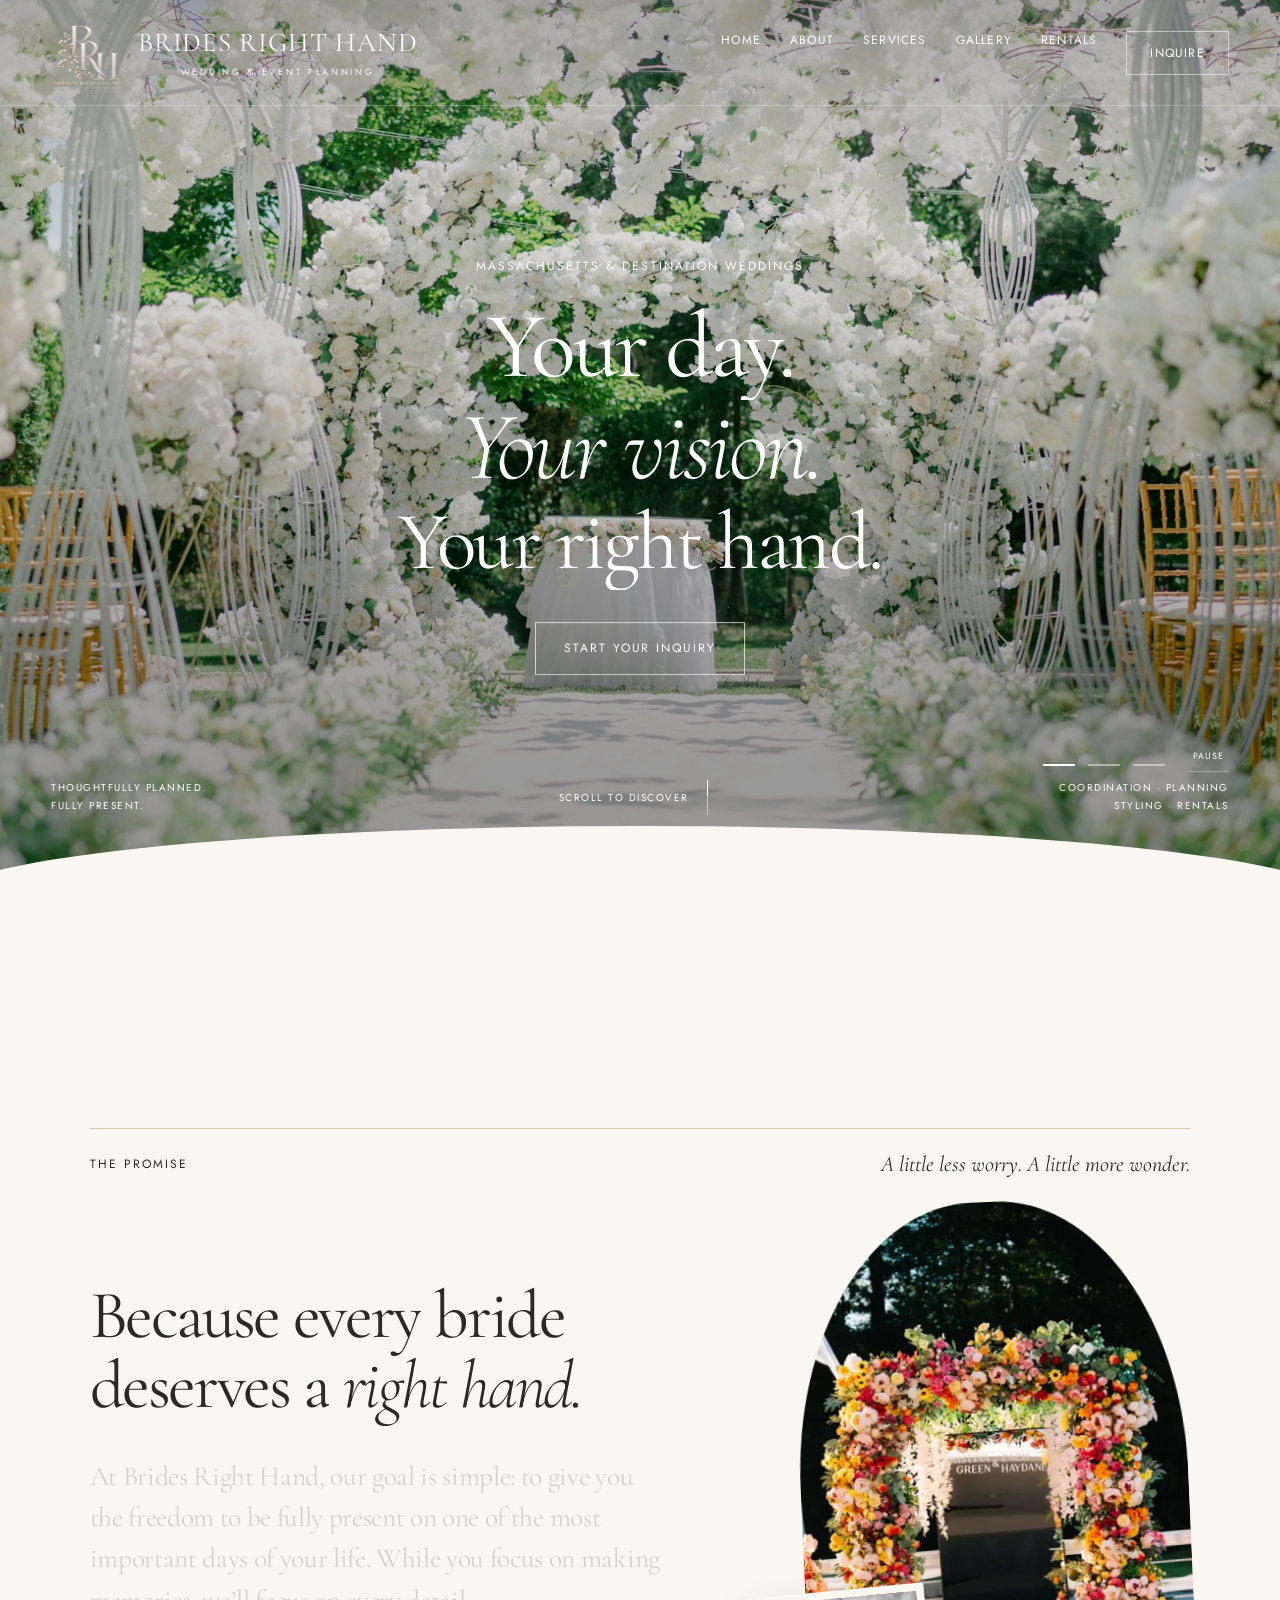
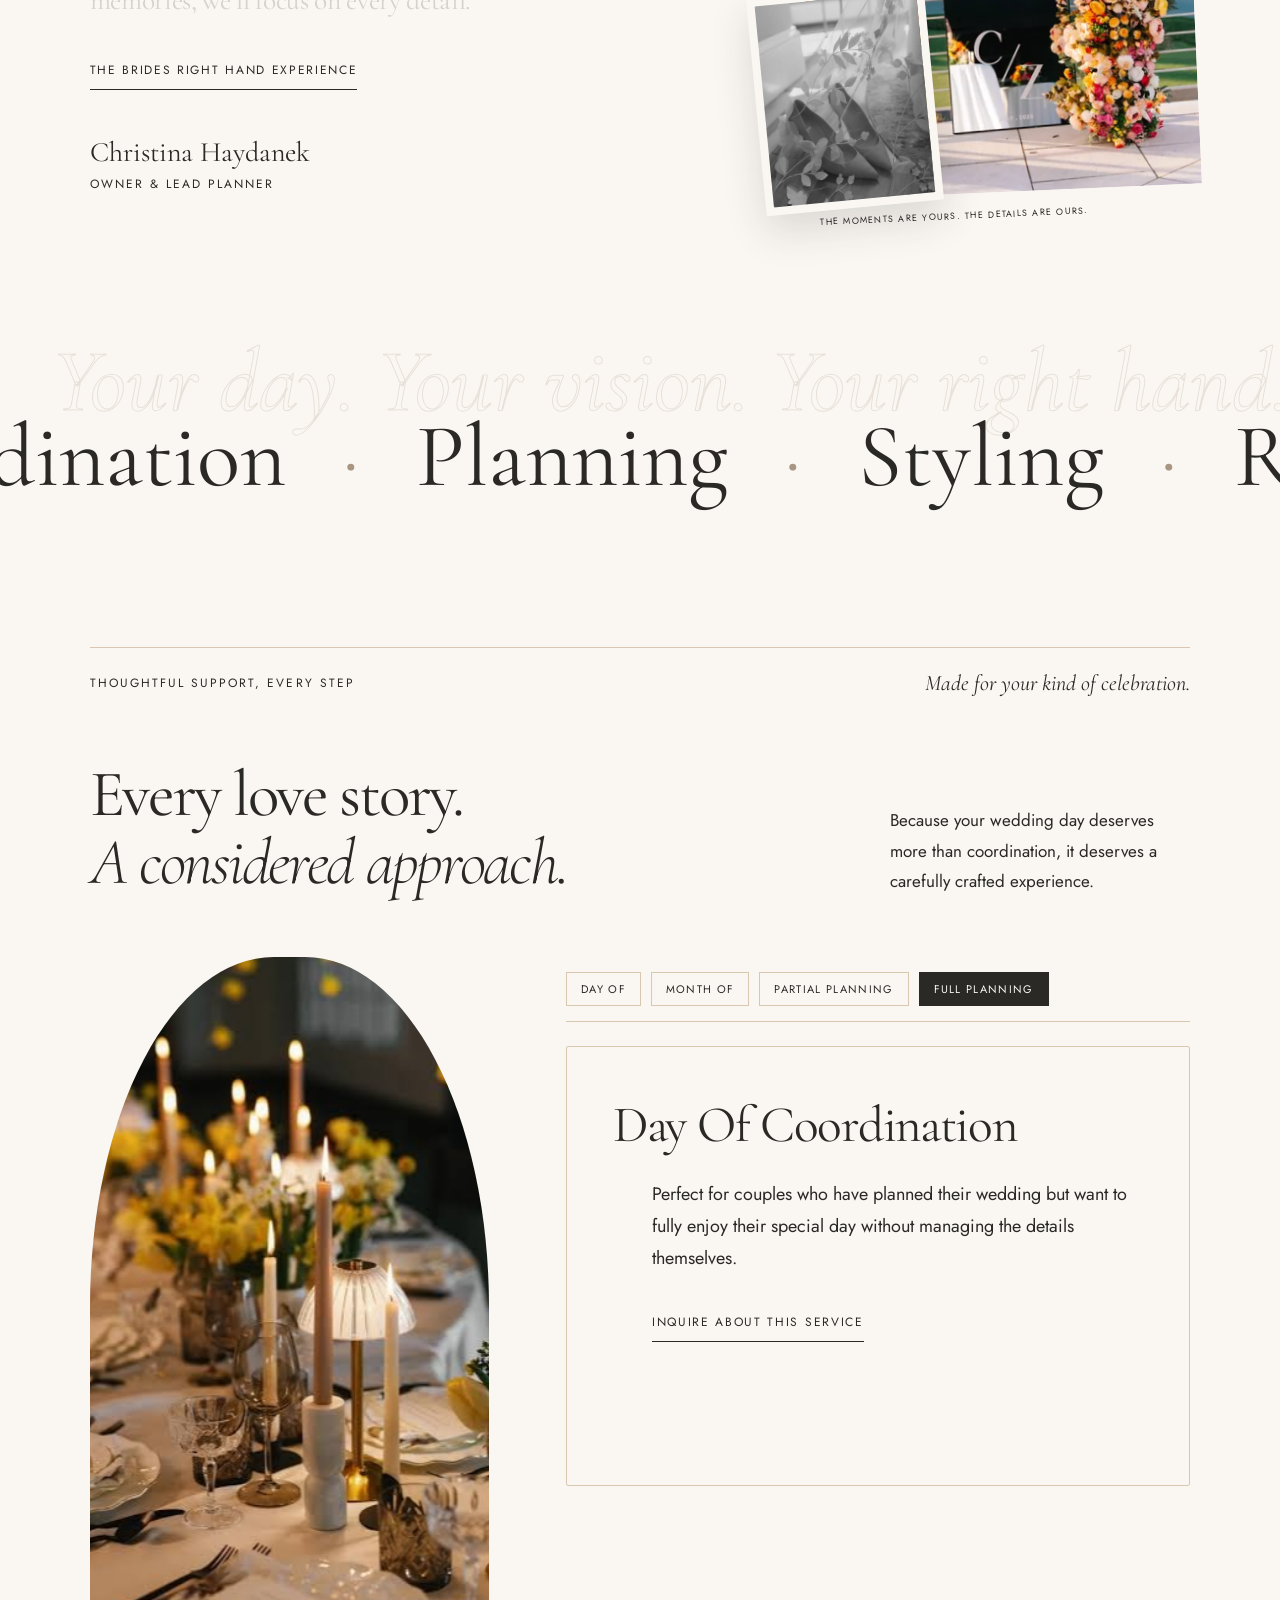
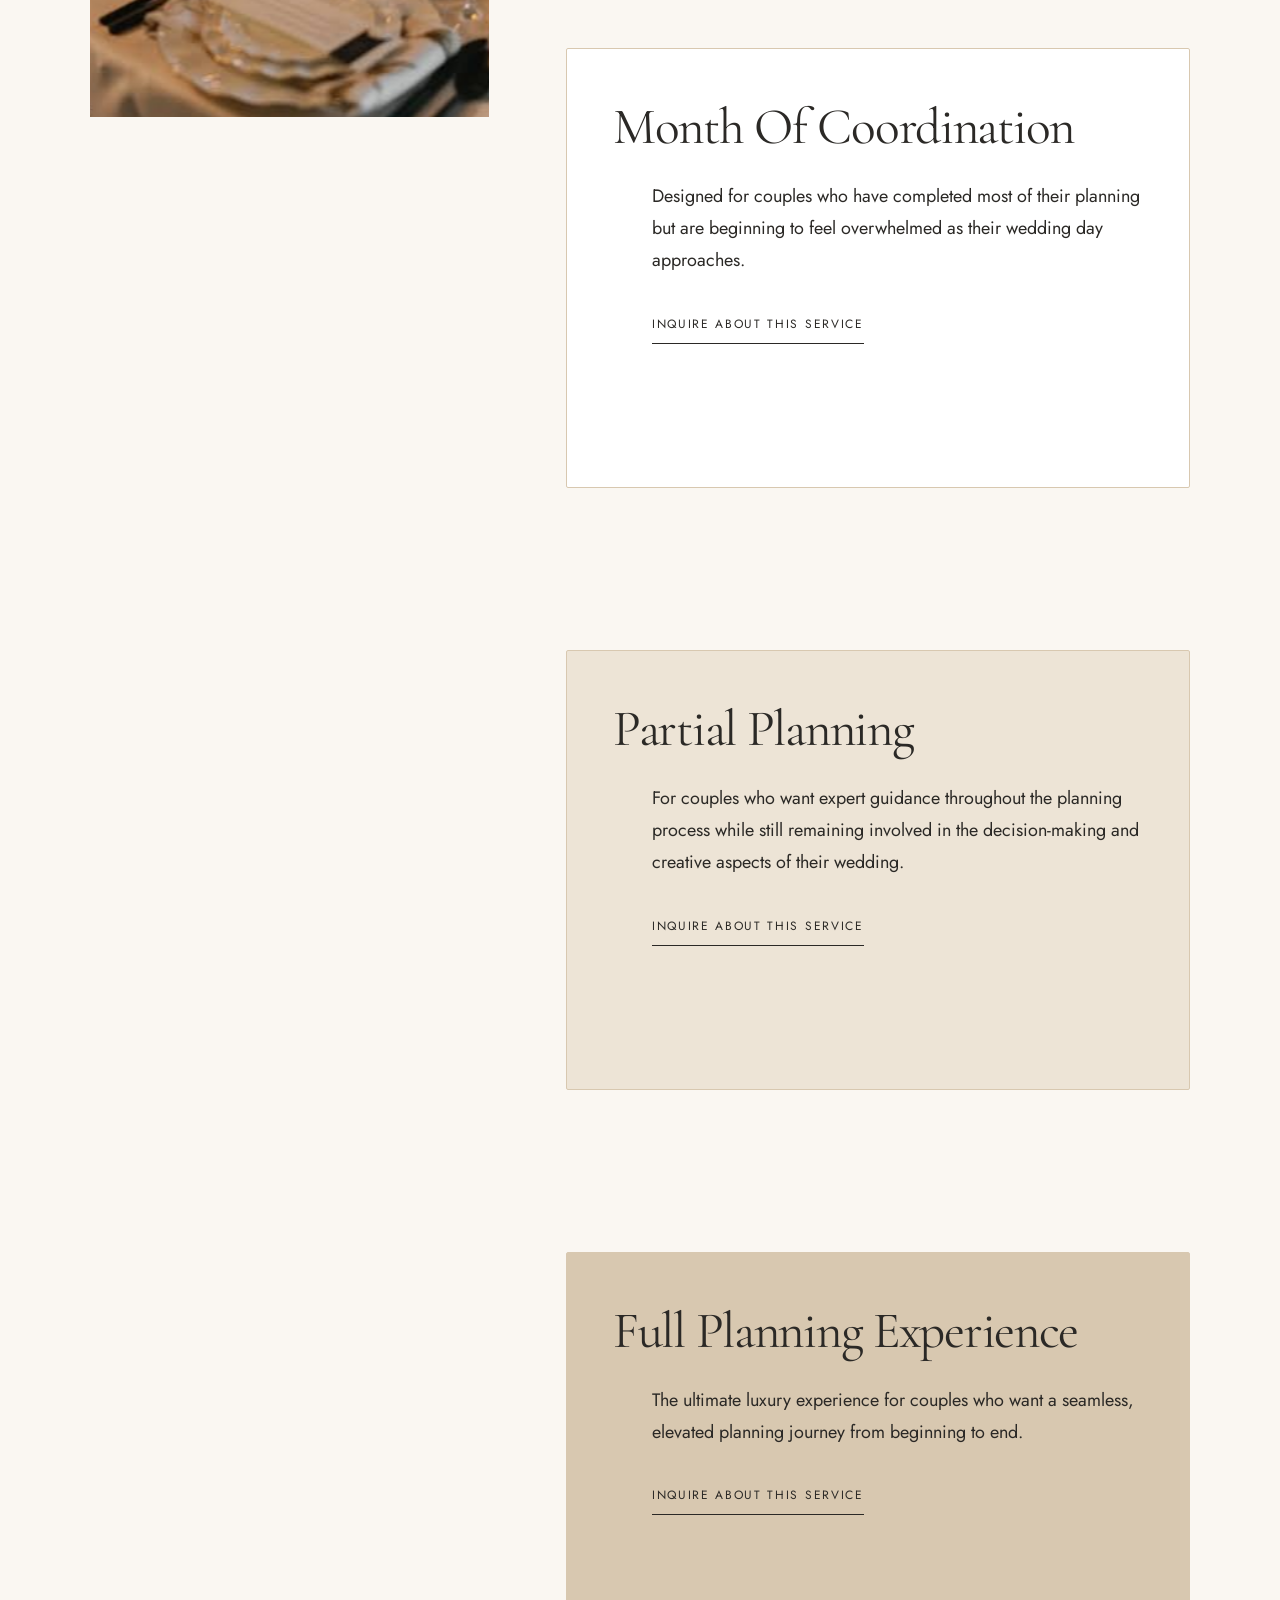
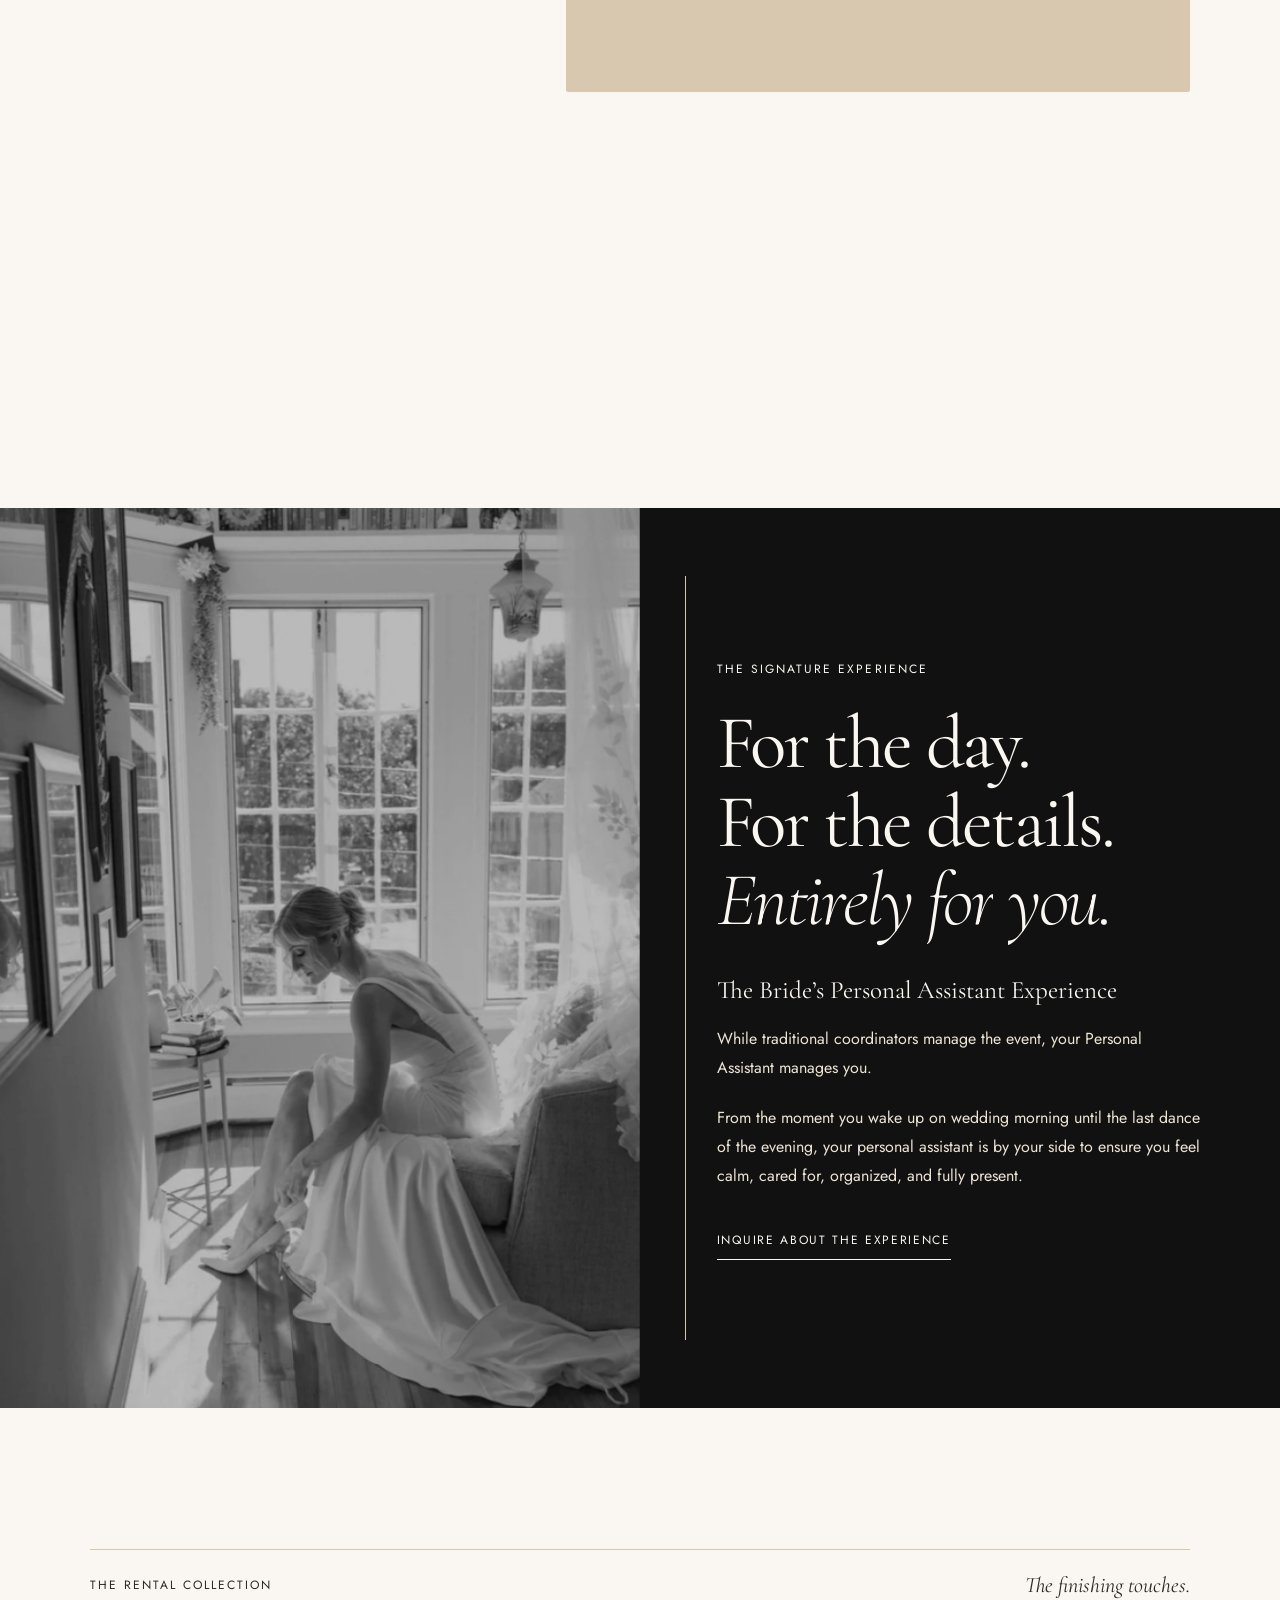
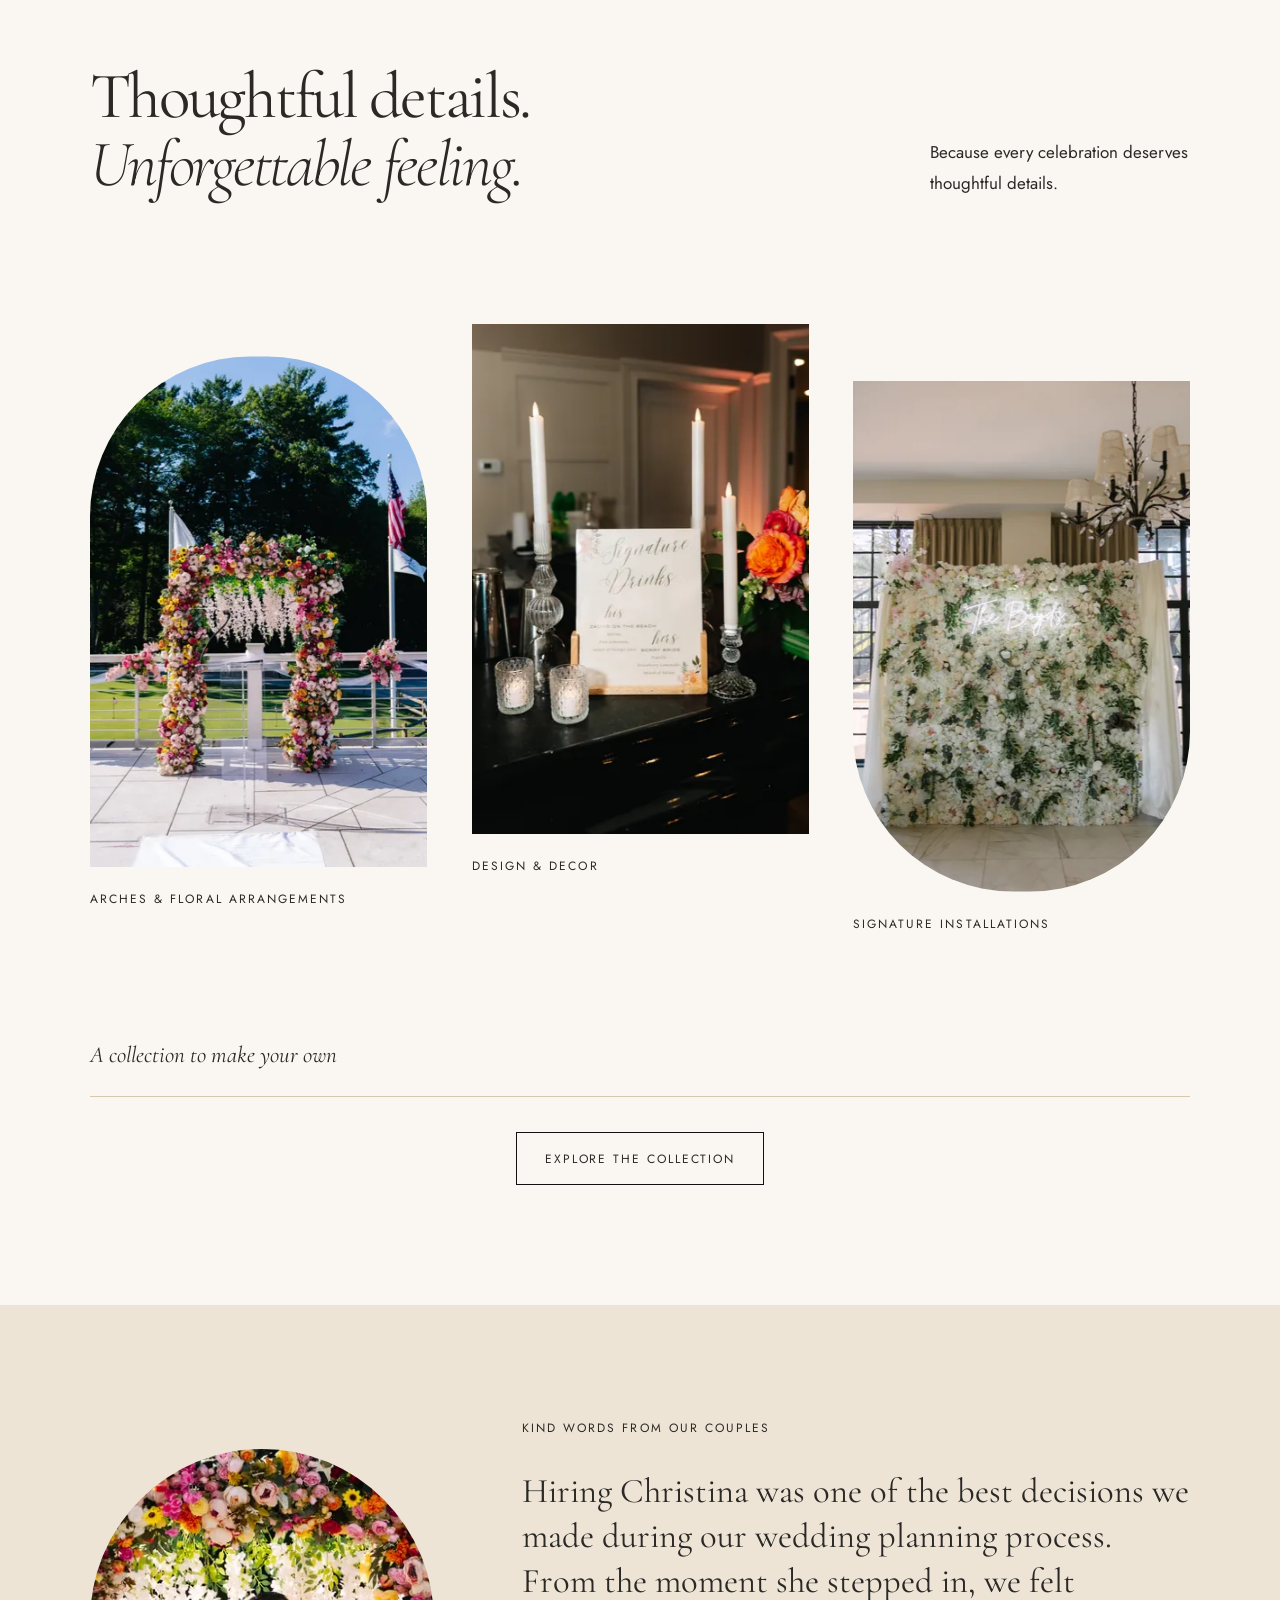
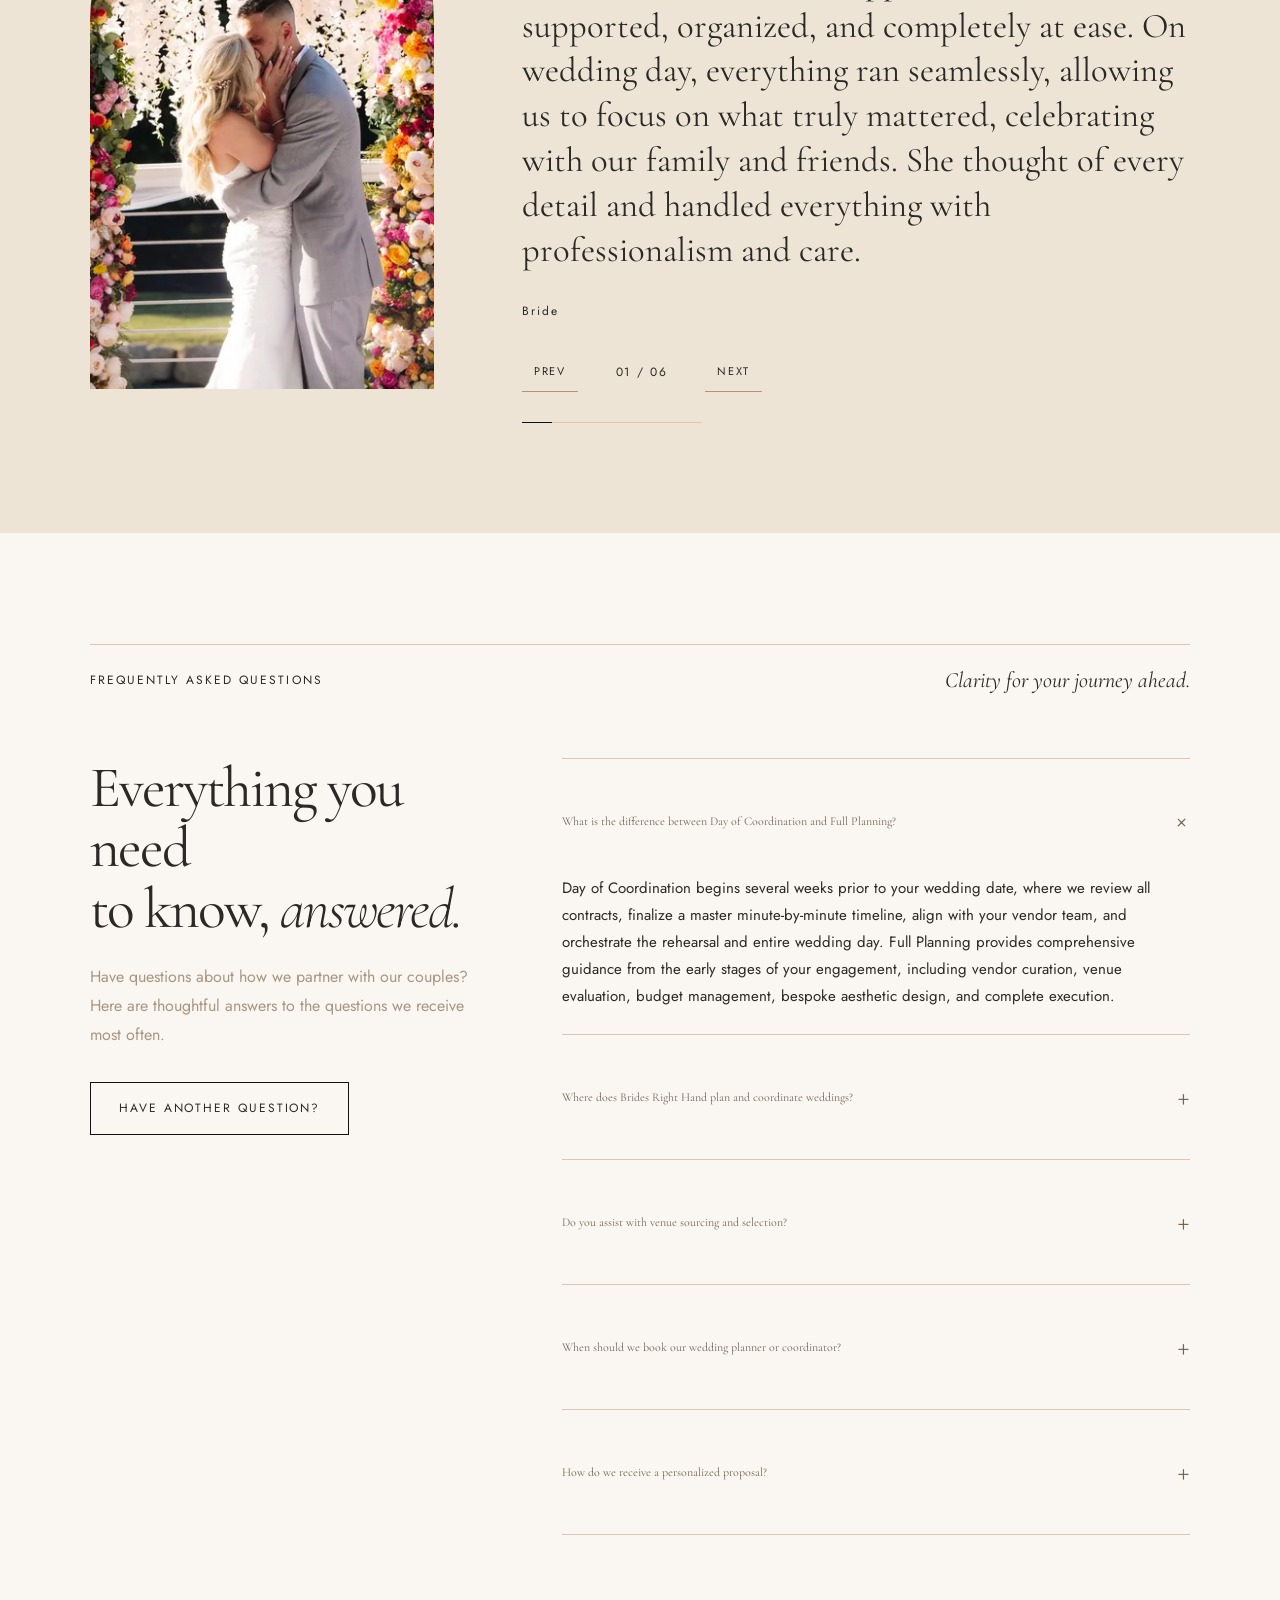
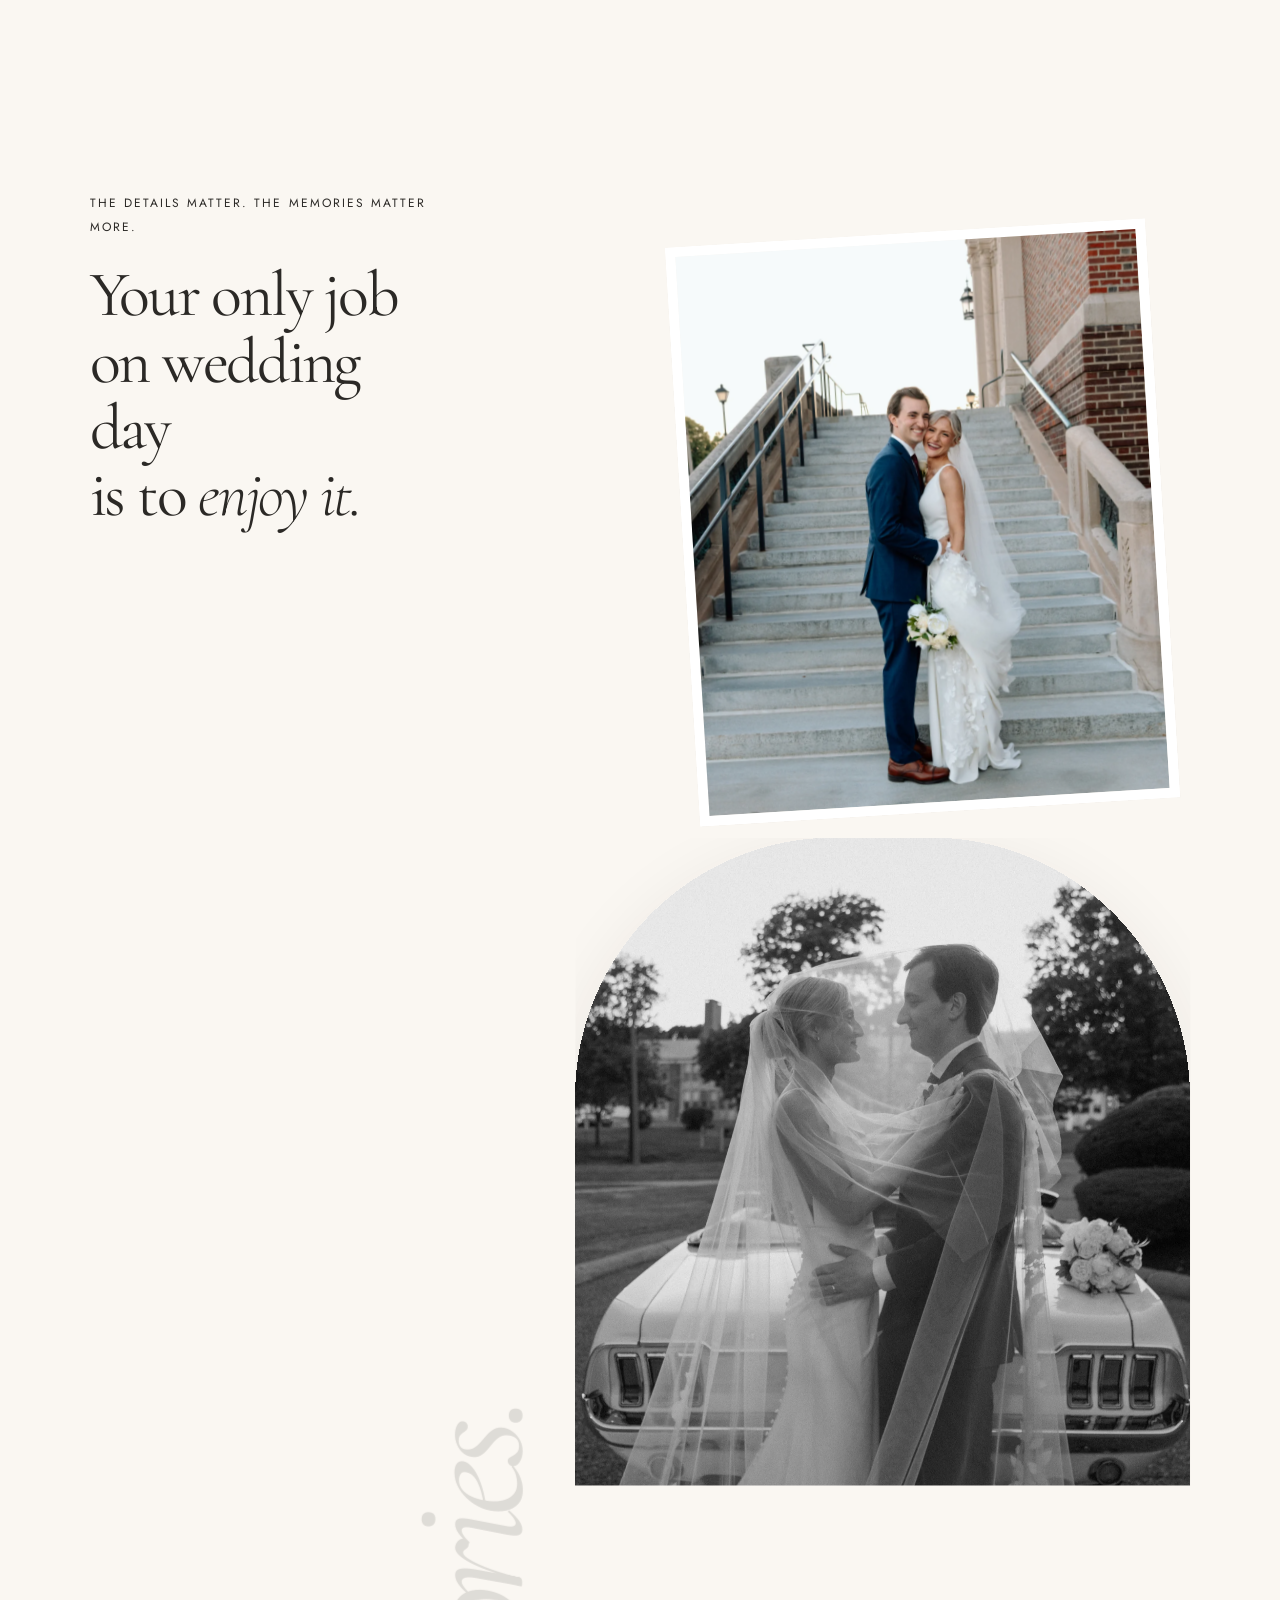
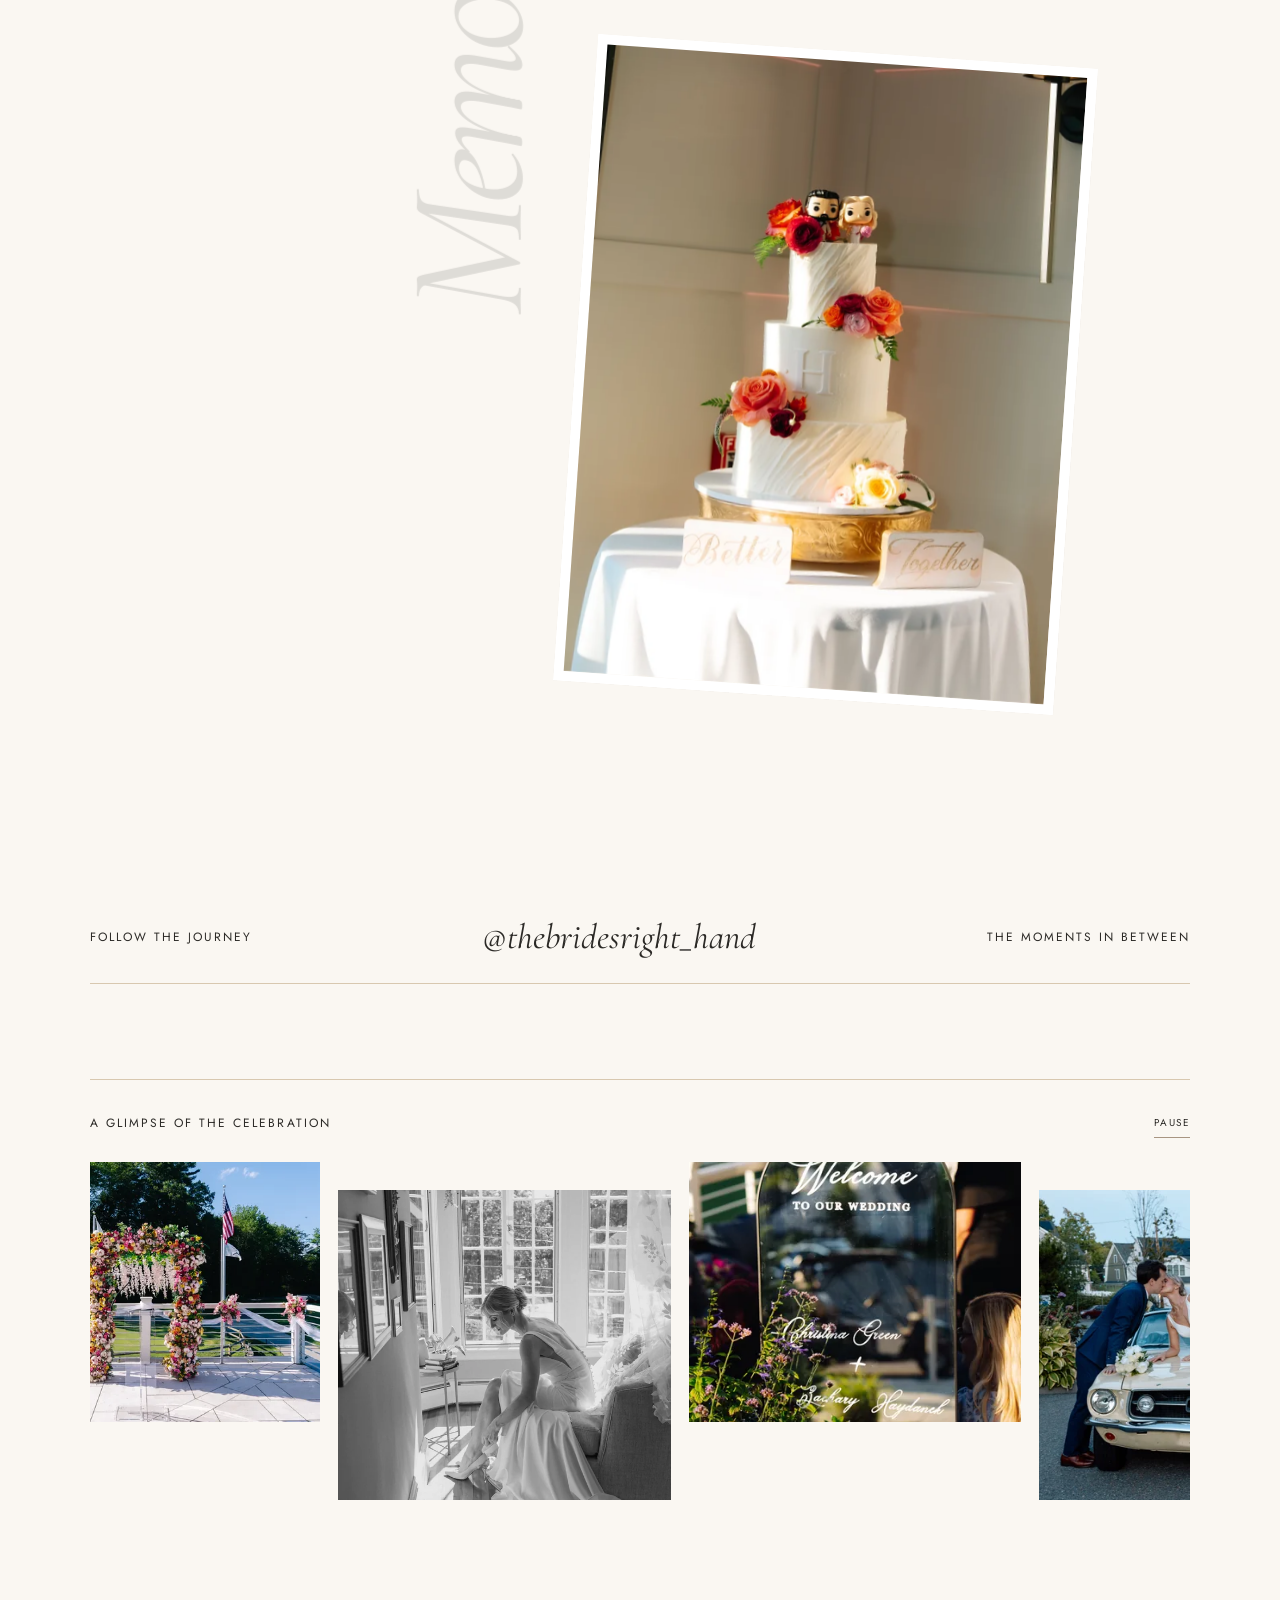
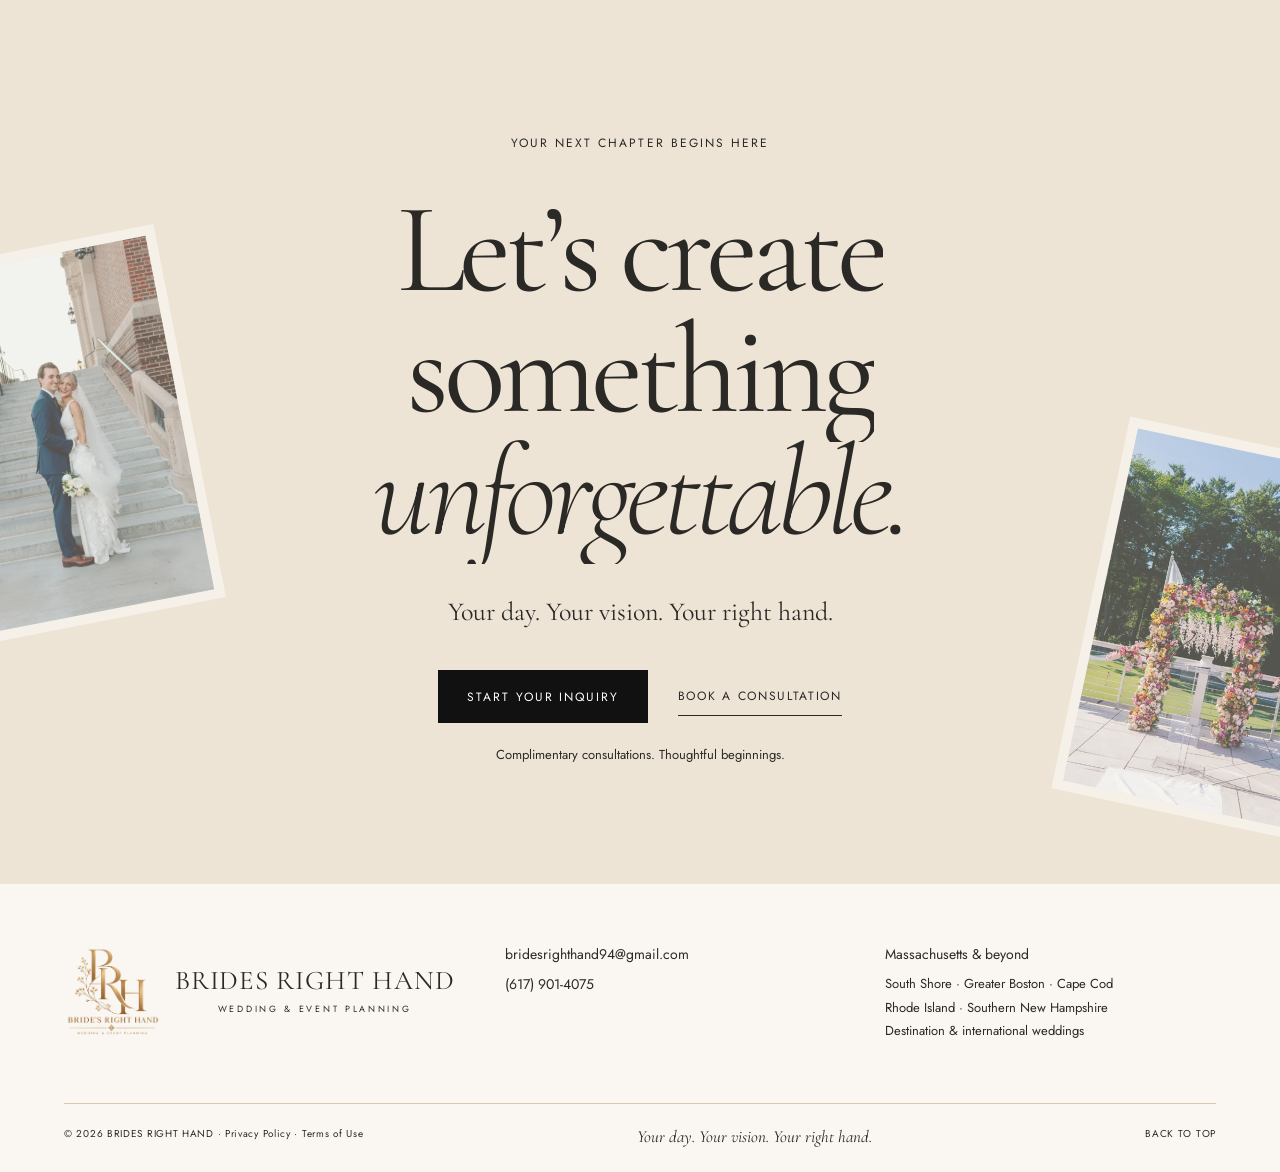
<file: index.html>
<!doctype html>
<html lang="en">

<head>
    <meta charset="utf-8">
    <meta name="viewport" content="width=device-width,initial-scale=1">
    <title>Brides Right Hand | Wedding & Event Planning</title>
    <meta name="description"
        content="Your day. Your vision. Your right hand. Wedding planning, coordination, styling and rentals in Massachusetts and beyond.">
    <link rel="icon"
        href="data:image/svg+xml,%3Csvg xmlns='http://www.w3.org/2000/svg' viewBox='0 0 32 32'%3E%3Crect width='32' height='32' fill='%23FAF7F2'/%3E%3Ctext x='5' y='24' font-family='serif' font-size='25'%3EB%3C/text%3E%3C/svg%3E">
    <link rel="preconnect" href="https://fonts.googleapis.com">
    <link
        href="https://fonts.googleapis.com/css2?family=Cormorant+Garamond:ital,wght@0,300;0,400;0,500;1,300;1,400&family=Jost:wght@300;400;500&display=swap"
        rel="stylesheet">
    <link rel="stylesheet" href="style.css?v=1.8">
    <script src="app.js?v=1.8" defer></script>
    <script src="motion.js?v=1.8" defer></script>
</head>

<body>
    <div class="reading-progress" aria-hidden="true"></div><a class="skip" href="#main">Skip to content</a>
    <header id="header"><a class="wordmark" href="#home"><span class="header-logo-wrapper" aria-hidden="true"><img class="header-logo header-logo-white" src="assets/brh-logo-white.png" alt="" width="1254" height="1254" decoding="async"><img class="header-logo header-logo-gold" src="assets/brh-full-logo.png" alt="" width="826" height="786" decoding="async"></span><span class="wordmark-text">BRIDES RIGHT HAND<span>WEDDING & EVENT PLANNING</span></span></a>
        <nav aria-label="Main navigation"><a href="#home" aria-current="page">Home</a><a href="about.html">About</a><a href="services.html">Services</a><a href="gallery/gallery.html">Gallery</a><a href="#rentals">Rentals</a><a href="contact.html" class="header-inquire">Inquire</a></nav><button class="menu-toggle"
            aria-expanded="false" aria-controls="mobile-menu" aria-label="Open menu"><span></span><span></span></button>
    </header>
    <dialog id="mobile-menu"><button class="menu-close" aria-label="Close menu">Close ×</button><span
            class="eyebrow">BRIDES RIGHT HAND</span>
        <nav aria-label="Mobile navigation"><a href="#home" aria-current="page">Home</a><a href="about.html">About</a><a href="services.html">Services</a><a href="gallery/gallery.html">Gallery</a><a href="#rentals">Rentals</a><a href="contact.html">Inquire</a></nav><img src="assets/optimized/photo-sweetheart-table-600w.webp" srcset="assets/optimized/photo-sweetheart-table-600w.webp 600w, assets/optimized/photo-sweetheart-table-1200w.webp 1200w" sizes="(max-width: 600px) 100vw, 400px" alt="Candlelit wedding reception sweetheart table with draped backdrop and floral centerpiece" loading="lazy" width="600" height="900">
        <p>Your day. Your vision. Your right hand.</p>
    </dialog>
    <main id="main">
        <section class="hero-shell" id="home">
            <div class="hero">
                <div class="hero-slides"><img class="hero-photo active" src="assets/optimized/img-0040-1200w.webp" srcset="assets/optimized/img-0040-600w.webp 600w, assets/optimized/img-0040-1200w.webp 1200w, assets/optimized/img-0040-2000w.webp 2000w" sizes="100vw" alt="Joyous outdoor wedding ceremony celebration with newlyweds kissing beneath a lush floral arch as guests applaud" fetchpriority="high" width="2000" height="1333"><img class="hero-photo" src="assets/optimized/photo-mustang-kiss-1200w.webp" srcset="assets/optimized/photo-mustang-kiss-600w.webp 600w, assets/optimized/photo-mustang-kiss-1200w.webp 1200w, assets/optimized/photo-mustang-kiss-2000w.webp 2000w" sizes="100vw" alt="Bride and groom sharing an intimate kiss against a vintage Mustang convertible on their wedding day" loading="lazy" width="2000" height="1333"><img class="hero-photo" src="assets/optimized/photo-first-dance-night-1200w.webp" srcset="assets/optimized/photo-first-dance-night-600w.webp 600w, assets/optimized/photo-first-dance-night-1200w.webp 1200w, assets/optimized/photo-first-dance-night-2000w.webp 2000w" sizes="100vw" alt="Romantic evening reception with newlyweds sharing their first dance under glowing festoon lights" loading="lazy" width="2000" height="3000">
                </div>
                <div class="hero-shade"></div>
                <div class="hero-copy">
                    <p class="eyebrow entrance">MASSACHUSETTS & DESTINATION WEDDINGS</p>
                    <h1><span class="line"><span>Your day.</span></span><span class="line"><em>Your
                                vision.</em></span><span class="line"><span>Your right hand.</span></span></h1><a
                        class="button light entrance" href="#inquire">START YOUR INQUIRY</a>
                </div>
                <div class="hero-slide-controls" aria-label="Hero photographs"><button class="hero-control selected"
                        aria-label="Show ceremony celebration photograph" aria-pressed="true"
                        data-slide="0"><span class="sr-only">Slide 1</span></button><button class="hero-control" aria-label="Show wedding couple photograph" aria-pressed="false"
                        data-slide="1"><span class="sr-only">Slide 2</span></button><button class="hero-control" aria-label="Show evening reception photograph" aria-pressed="false"
                        data-slide="2"><span class="sr-only">Slide 3</span></button><button id="hero-pause"
                        aria-label="Pause photograph slideshow">PAUSE</button></div>
                <div class="hero-bottom"><span>THOUGHTFULLY PLANNED.<br>FULLY PRESENT.</span><a href="#about">SCROLL TO
                        DISCOVER <i></i></a><span>COORDINATION · PLANNING<br>STYLING · RENTALS</span></div>
                <div class="hero-curve" aria-hidden="true"></div>
            </div>
        </section>
        <section class="intro section" id="about">
            <div class="section-top reveal"><span class="eyebrow">THE PROMISE</span><span class="small-serif">A
                    little less worry. A little more wonder.</span></div>
            <div class="intro-grid">
                <div class="intro-copy">
                    <h2 class="reveal">Because every bride<br>deserves a <em>right hand.</em></h2>
                    <p class="scroll-word-reveal" data-scroll-reveal="words">At Brides Right Hand, our goal is simple:
                        to give you the freedom to be fully present on one of the most important days of your life.
                        While you focus on making memories, we’ll focus on every detail.</p><a class="text-link reveal"
                        href="#signature">THE BRIDES RIGHT HAND EXPERIENCE</a>
                    <div class="byline reveal"><span class="serif">Christina Haydanek</span><span class="eyebrow">OWNER
                            & LEAD PLANNER</span></div>
                </div>
                <figure class="intro-image image-reveal">
                    <div class="intro-inset" aria-hidden="true"><img src="assets/optimized/photo-veil-heels-detail-600w.webp" srcset="assets/optimized/photo-veil-heels-detail-600w.webp 600w, assets/optimized/photo-veil-heels-detail-1200w.webp 1200w" sizes="(max-width: 800px) 45vw, 260px" alt="Intimate wedding morning detail of bridal heels beneath an embroidered lace veil" loading="lazy" width="600" height="899"></div><img src="assets/optimized/img-0044-1200w.webp" srcset="assets/optimized/img-0044-600w.webp 600w, assets/optimized/img-0044-1200w.webp 1200w" sizes="(max-width: 800px) 90vw, 550px" alt="Vibrant ceremony floral arch styling with custom mirror display" loading="lazy" width="1200" height="1800">
                    <figcaption>THE MOMENTS ARE YOURS. THE DETAILS ARE OURS.</figcaption>
                </figure>
            </div>
        </section>
        <div class="type-rail" aria-hidden="true">
            <div class="rail-outline">Your day. Your vision. Your right hand.</div><span>Coordination <em>·</em>
                Planning <em>·</em> Styling <em>·</em> Rentals <em>·</em> </span>
        </div>
        <section class="services section" id="services">
            <div class="section-top reveal"><span class="eyebrow">THOUGHTFUL SUPPORT, EVERY STEP</span><span
                    class="small-serif">Made for your kind of celebration.</span></div>
            <div class="services-heading reveal">
                <h2>Every love story.<br><em>A considered approach.</em></h2>
                <p>Because your wedding day deserves more than coordination, it deserves a carefully crafted experience.
                </p>
            </div>
            <div class="services-grid">
                <div class="service-visual image-reveal"><img id="service-image" src="assets/optimized/img-0045-1200w.webp" alt="Day of coordination mirrored welcome sign details" loading="lazy" width="1200" height="1800"></div>
                <div class="service-list">
                    <nav class="service-jumps" aria-label="Service chapters"><a href="#service-1" class="active" aria-current="step">Day Of</a><a
                            href="#service-2">Month Of</a><a href="#service-3">Partial Planning</a><a href="#service-4">Full Planning</a></nav>
                    <article class="service-chapter active" id="service-1"
                        data-photo="optimized/img-0045-1200w.webp">
                        <div class="service-title">
                            <h3>Day Of Coordination</h3>
                        </div>
                        <div class="service-body">
                            <p>Perfect for couples who have planned their wedding but want to fully enjoy their special
                                day without managing the details themselves.</p><a class="text-link"
                                href="mailto:bridesrighthand94@gmail.com?subject=Day%20Of%20Coordination%20Inquiry">INQUIRE
                                ABOUT THIS SERVICE</a>
                        </div>
                    </article>
                    <article class="service-chapter" id="service-2"
                        data-photo="image1.mp4">
                        <div class="service-title">
                            <h3>Month Of Coordination</h3>
                        </div>
                        <div class="service-body">
                            <p>Designed for couples who have completed most of their planning but are beginning to feel
                                overwhelmed as their wedding day approaches.</p><a class="text-link"
                                href="mailto:bridesrighthand94@gmail.com?subject=Month%20Of%20Coordination%20Inquiry">INQUIRE
                                ABOUT THIS SERVICE</a>
                        </div>
                    </article>
                    <article class="service-chapter" id="service-3"
                        data-photo="optimized/img-0041-1200w.webp">
                        <div class="service-title">
                            <h3>Partial Planning</h3>
                        </div>
                        <div class="service-body">
                            <p>For couples who want expert guidance throughout the planning process while still
                                remaining involved in the decision-making and creative aspects of their wedding.</p><a
                                class="text-link"
                                href="mailto:bridesrighthand94@gmail.com?subject=Partial%20Planning%20Inquiry">INQUIRE
                                ABOUT THIS SERVICE</a>
                        </div>
                    </article>
                    <article class="service-chapter" id="service-4"
                        data-photo="image4.mp4">
                        <div class="service-title">
                            <h3>Full Planning Experience</h3>
                        </div>
                        <div class="service-body">
                            <p>The ultimate luxury experience for couples who want a seamless, elevated planning journey
                                from beginning to end.</p><a class="text-link"
                                href="mailto:bridesrighthand94@gmail.com?subject=Full%20Planning%20Experience%20Inquiry">INQUIRE
                                ABOUT THIS SERVICE</a>
                        </div>
                    </article>
                </div>
            </div>
        </section>
        <section class="signature" id="signature">
            <div class="signature-photo image-reveal"><img src="assets/optimized/photo-bridal-prep-window-1200w.webp" srcset="assets/optimized/photo-bridal-prep-window-600w.webp 600w, assets/optimized/photo-bridal-prep-window-1200w.webp 1200w, assets/optimized/photo-bridal-prep-window-2000w.webp 2000w" sizes="(max-width: 800px) 90vw, 600px" alt="Bride serenely preparing on her wedding morning by a sunlit bay window" loading="lazy" width="1200" height="1800"></div>
            <div class="signature-copy">
                <div class="signature-thread" aria-hidden="true"></div><span class="eyebrow reveal">THE SIGNATURE
                    EXPERIENCE</span>
                <h2 class="reveal">For the day.<br>For the details.<br><em>Entirely for you.</em></h2>
                <h3 class="reveal">The Bride’s Personal Assistant Experience</h3>
                <p class="reveal">While traditional coordinators manage the event, your Personal Assistant manages you.
                </p>
                <p class="reveal">From the moment you wake up on wedding morning until the last dance of the evening,
                    your personal assistant is by your side to ensure you feel calm, cared for, organized, and fully
                    present.</p><a class="text-link reveal"
                    href="mailto:bridesrighthand94@gmail.com?subject=Personal%20Assistant%20Experience%20Inquiry">INQUIRE
                    ABOUT THE EXPERIENCE</a>
            </div>
        </section>
        <section class="rental-section section" id="rentals">
            <div class="section-top reveal"><span class="eyebrow">THE RENTAL COLLECTION</span><span
                    class="small-serif">The finishing touches.</span></div>
            <div class="rental-heading reveal">
                <h2>Thoughtful details.<br><em>Unforgettable feeling.</em></h2>
                <p>Because every celebration deserves thoughtful details.</p>
            </div>
            <div class="rental-gallery" tabindex="0" aria-label="Rental inspiration gallery"><a
                    class="rental-piece image-reveal"
                    href="mailto:bridesrighthand94@gmail.com?subject=Arch%20Rental%20Availability">
                    <div><img src="assets/optimized/img-0041-1200w.webp" srcset="assets/optimized/img-0041-600w.webp 600w, assets/optimized/img-0041-1200w.webp 1200w" sizes="(max-width: 800px) 80vw, 400px" alt="Ceremony floral arch setting, rental and styling inspiration" loading="lazy" width="1200" height="1800"></div>
                    <span class="eyebrow">ARCHES & FLORAL ARRANGEMENTS</span><span class="rental-action">CHECK
                        AVAILABILITY</span>
                </a><a class="rental-piece image-reveal"
                    href="mailto:bridesrighthand94@gmail.com?subject=Tablescape%20Rental%20Availability">
                    <div><img src="assets/optimized/img-0047-1200w.webp" srcset="assets/optimized/img-0047-600w.webp 600w, assets/optimized/img-0047-1200w.webp 1200w" sizes="(max-width: 800px) 80vw, 400px" alt="Curated wedding bar styling with tapered candles, glassware, and signature cocktail signage" loading="lazy" width="1200" height="1500"></div><span class="eyebrow">DESIGN & DECOR</span><span
                        class="rental-action">CHECK AVAILABILITY</span>
                </a><a class="rental-piece image-reveal"
                    href="mailto:bridesrighthand94@gmail.com?subject=Event%20Rental%20Availability">
                    <div><img src="assets/optimized/img-0036-1200w.webp" srcset="assets/optimized/img-0036-600w.webp 600w, assets/optimized/img-0036-1200w.webp 1200w" sizes="(max-width: 800px) 80vw, 400px" alt="Statement floral wall backdrop with draped fabric and crystal chandelier" loading="lazy" width="1200" height="1800"></div><span class="eyebrow">SIGNATURE INSTALLATIONS</span><span
                        class="rental-action">CHECK AVAILABILITY</span>
                </a></div>
            <p class="gallery-hint">A collection to make your own <span>SWIPE TO EXPLORE</span></p>
            <div class="collection-link reveal"><a class="button"
                    href="mailto:bridesrighthand94@gmail.com?subject=Rental%20Collection%20Inquiry">EXPLORE THE
                    COLLECTION</a></div>
        </section>
        <section class="testimonials section" id="kind-words">
            <div class="quote-photo" aria-hidden="true"><img src="assets/optimized/img-0043-1200w.webp" srcset="assets/optimized/img-0043-600w.webp 600w, assets/optimized/img-0043-1200w.webp 1200w" sizes="(max-width: 800px) 90vw, 550px" alt="Bride and groom sharing an emotional wedding moment beneath their floral ceremony arch" loading="lazy" width="1200" height="1500"></div>
            <div class="quote-editorial"><span class="eyebrow reveal">KIND WORDS FROM OUR COUPLES</span>
                <div class="quote-wrap" aria-live="polite">
                    <blockquote id="quote"></blockquote>
                    <p id="attribution" class="eyebrow"></p>
                </div>
                <div class="quote-controls"><button id="previous-quote"
                        aria-label="Previous testimonial">PREV</button><span id="quote-count">01 / 06</span><button
                        id="next-quote" aria-label="Next testimonial">NEXT</button></div>
                <div class="quote-progress"><span></span></div>
            </div>
        </section>
        <section class="faq-section section" id="faq">
            <div class="section-top reveal">
                <span class="eyebrow">FREQUENTLY ASKED QUESTIONS</span>
                <span class="small-serif">Clarity for your journey ahead.</span>
            </div>
            <div class="faq-layout">
                <div class="faq-header reveal-slide-left">
                    <h2>Everything you need<br>to know, <em>answered.</em></h2>
                    <p>Have questions about how we partner with our couples? Here are thoughtful answers to the questions we receive most often.</p>
                    <a class="button" href="#inquire">HAVE ANOTHER QUESTION?</a>
                </div>
                <div class="faq-accordion reveal-fade" style="--reveal-delay: 150ms;">
                    <details class="faq-item" open>
                        <summary class="faq-question">
                            <span>What is the difference between Day of Coordination and Full Planning?</span>
                            <span class="faq-icon" aria-hidden="true">+</span>
                        </summary>
                        <div class="faq-answer">
                            <p>Day of Coordination begins several weeks prior to your wedding date, where we review all contracts, finalize a master minute-by-minute timeline, align with your vendor team, and orchestrate the rehearsal and entire wedding day. Full Planning provides comprehensive guidance from the early stages of your engagement, including vendor curation, venue evaluation, budget management, bespoke aesthetic design, and complete execution.</p>
                        </div>
                    </details>
                    <details class="faq-item">
                        <summary class="faq-question">
                            <span>Where does Brides Right Hand plan and coordinate weddings?</span>
                            <span class="faq-icon" aria-hidden="true">+</span>
                        </summary>
                        <div class="faq-answer">
                            <p>We are based in Massachusetts and proudly serve couples throughout Greater Boston, Cape Cod, the Islands, Rhode Island, and across New England. We also welcome select destination wedding celebrations.</p>
                        </div>
                    </details>
                    <details class="faq-item">
                        <summary class="faq-question">
                            <span>Do you assist with venue sourcing and selection?</span>
                            <span class="faq-icon" aria-hidden="true">+</span>
                        </summary>
                        <div class="faq-answer">
                            <p>Yes. While Brides Right Hand does not own a venue, we act as your trusted planning advisor to help you discover, evaluate, and tour venues that align seamlessly with your guest count, aesthetic vision, and logistical requirements.</p>
                        </div>
                    </details>
                    <details class="faq-item">
                        <summary class="faq-question">
                            <span>When should we book our wedding planner or coordinator?</span>
                            <span class="faq-icon" aria-hidden="true">+</span>
                        </summary>
                        <div class="faq-answer">
                            <p>We recommend booking 9 to 18 months in advance for Full or Partial Planning to secure premier creative partners. For Month of or Day of Coordination, booking 4 to 9 months ahead is ideal. However, we always welcome inquiries to see if your date remains available on our calendar.</p>
                        </div>
                    </details>
                    <details class="faq-item">
                        <summary class="faq-question">
                            <span>How do we receive a personalized proposal?</span>
                            <span class="faq-icon" aria-hidden="true">+</span>
                        </summary>
                        <div class="faq-answer">
                            <p>Because every couple and wedding celebration is unique, we tailor our service proposals to your specific needs, location, and guest count. Please submit an inquiry through our contact form, and we will arrange a complimentary initial consultation to discuss your vision.</p>
                        </div>
                    </details>
                </div>
            </div>
        </section>
        <section class="story section" id="gallery">
            <div class="story-gallery">
                <div class="story-title reveal"><span class="eyebrow">THE DETAILS MATTER. THE MEMORIES MATTER MORE.</span>
                    <h2>Your only job on wedding day<br>is to <em>enjoy it.</em></h2>
                </div>
                <div class="story-collage"><span class="collage-word" aria-hidden="true">Memories.</span>
                    <figure class="image-reveal"><img src="assets/optimized/photo-stairs-couple-portrait-1200w.webp" alt="Romantic portrait of bride and groom in joyful embrace on wedding day" loading="lazy" width="1200" height="1799"></figure>
                    <figure class="image-reveal"><img src="assets/optimized/photo-cathedral-veil-romance-1200w.webp" srcset="assets/optimized/photo-cathedral-veil-romance-600w.webp 600w, assets/optimized/photo-cathedral-veil-romance-1200w.webp 1200w" sizes="(max-width: 800px) 90vw, 750px" alt="Romantic portrait of bride and groom wrapped together in an embroidered cathedral lace veil" loading="lazy" width="1200" height="1799"></figure>
                    <figure class="image-reveal"><img src="assets/optimized/img-0095-1200w.webp" srcset="assets/optimized/img-0095-600w.webp 600w, assets/optimized/img-0095-1200w.webp 1200w" sizes="(max-width: 800px) 85vw, 600px" alt="Three-tier wedding cake decorated with fresh roses and gold Better Together signage" loading="lazy" width="1200" height="1796"></figure>
                </div>
            </div>
            <div class="instagram reveal"><span class="eyebrow">FOLLOW THE JOURNEY</span><a
                    href="https://www.instagram.com/thebridesright_hand/" target="_blank"
                    rel="noopener">@thebridesright_hand</a><span class="eyebrow">THE MOMENTS IN BETWEEN</span></div>
            <div class="photo-carousel reveal" aria-label="Wedding inspiration carousel">
                <div class="photo-carousel-head"><span class="eyebrow">A GLIMPSE OF THE CELEBRATION</span><button
                        id="carousel-toggle" type="button" aria-pressed="false">PAUSE</button></div>
                <div class="photo-marquee">
                    <div class="photo-track">
                        <figure><img src="assets/optimized/img-0042-600w.webp" alt="Panoramic ceremony terrace landscape" loading="lazy" width="600" height="400"></figure>
                        <figure><img src="assets/optimized/photo-bridal-prep-window-600w.webp" alt="Bride preparing peacefully on wedding morning by sunlit window" loading="lazy" width="600" height="900"></figure>
                        <figure><img src="assets/optimized/img-0045-600w.webp" alt="Mirrored wedding welcome sign on outdoor patio" loading="lazy" width="600" height="900"></figure>
                        <figure><img src="assets/optimized/photo-mustang-kiss-600w.webp" alt="Newlyweds kissing against vintage Mustang convertible" loading="lazy" width="600" height="400"></figure>
                        <figure><img src="assets/optimized/img-0093-600w.webp" alt="Curated reception tablescape with towering floral centerpiece" loading="lazy" width="600" height="898"></figure>
                        <figure><img src="assets/optimized/img-0047-600w.webp" alt="Curated wedding bar styling with tapered candles and cocktail signage" loading="lazy" width="600" height="900"></figure>
                        <figure><img src="assets/optimized/img-0044-600w.webp" alt="Vibrant ceremony floral arch with custom mirror monogram" loading="lazy" width="600" height="900"></figure>
                        <figure><img src="assets/optimized/img-0095-600w.webp" alt="Three-tier wedding cake with fresh roses and gold topper" loading="lazy" width="600" height="898"></figure>
                        <figure><img src="assets/optimized/photo-sweetheart-table-600w.webp" alt="Candlelit sweetheart table with draped ivory backdrop" loading="lazy" width="600" height="900"></figure>
                        <figure><img src="assets/optimized/photo-first-dance-night-600w.webp" alt="Romantic first dance under evening festoon string lights" loading="lazy" width="600" height="900"></figure>
                        <figure aria-hidden="true"><img src="assets/optimized/img-0042-600w.webp" alt="" loading="lazy" width="600" height="400"></figure>
                        <figure aria-hidden="true"><img src="assets/optimized/photo-bridal-prep-window-600w.webp" alt="" loading="lazy" width="600" height="900"></figure>
                        <figure aria-hidden="true"><img src="assets/optimized/img-0045-600w.webp" alt="" loading="lazy" width="600" height="900"></figure>
                        <figure aria-hidden="true"><img src="assets/optimized/photo-mustang-kiss-600w.webp" alt="" loading="lazy" width="600" height="400"></figure>
                        <figure aria-hidden="true"><img src="assets/optimized/img-0093-600w.webp" alt="" loading="lazy" width="600" height="898"></figure>
                        <figure aria-hidden="true"><img src="assets/optimized/img-0047-600w.webp" alt="" loading="lazy" width="600" height="900"></figure>
                        <figure aria-hidden="true"><img src="assets/optimized/img-0044-600w.webp" alt="" loading="lazy" width="600" height="900"></figure>
                        <figure aria-hidden="true"><img src="assets/optimized/img-0095-600w.webp" alt="" loading="lazy" width="600" height="898"></figure>
                        <figure aria-hidden="true"><img src="assets/optimized/photo-sweetheart-table-600w.webp" alt="" loading="lazy" width="600" height="900"></figure>
                        <figure aria-hidden="true"><img src="assets/optimized/photo-first-dance-night-600w.webp" alt="" loading="lazy" width="600" height="900"></figure>
                    </div>
                </div>
            </div>
        </section>
        <section class="inquiry section" id="inquire">
            <div class="inquiry-photo left" aria-hidden="true"><img src="assets/optimized/photo-stairs-couple-portrait-600w.webp" alt="Bride and groom portrait in romantic embrace" loading="lazy" width="600" height="900"></div>
            <div class="inquiry-photo right" aria-hidden="true"><img src="assets/optimized/img-0041-600w.webp" alt="Ceremony floral arch styling inspiration" loading="lazy" width="600" height="900"></div><span class="eyebrow reveal">YOUR NEXT CHAPTER BEGINS HERE</span>
            <h2 class="reveal">Let’s create<br>something<br><em>unforgettable.</em></h2>
            <p class="reveal">Your day. Your vision. Your right hand.</p>
            <div class="inquiry-actions reveal"><a class="button dark"
                    href="contact.html">START YOUR INQUIRY</a><a
                    class="text-link"
                    href="mailto:bridesrighthand94@gmail.com?subject=Free%20Consultation%20Request">BOOK A
                    CONSULTATION</a></div><span class="consult-note reveal">Complimentary consultations. Thoughtful
                beginnings.</span>
        </section>
    </main>
    <footer>
        <div class="footer-top"><a class="wordmark" href="#home"><img class="footer-logo" src="assets/brh-full-logo.png" alt="Bride’s Right Hand logo" width="826" height="786"><span class="wordmark-text">BRIDES RIGHT HAND<span>WEDDING & EVENT PLANNING</span></span></a>
            <div><a href="mailto:bridesrighthand94@gmail.com">bridesrighthand94@gmail.com</a><a
                    href="tel:+16179014075">(617) 901-4075</a></div>
            <div><span>Massachusetts & beyond</span>
                <p>South Shore · Greater Boston · Cape Cod<br>Rhode Island · Southern New Hampshire<br>Destination &
                    international weddings</p>
            </div>
        </div>
        <div class="footer-bottom"><span>© <span id="year">2026</span> BRIDES RIGHT HAND · <a href="privacy.html">Privacy Policy</a> · <a href="terms.html">Terms of Use</a></span><span>Your day. Your
                vision. Your right hand.</span><a href="#home">BACK TO TOP</a></div>
    </footer>
    <div class="cursor" aria-hidden="true">VIEW</div>
</body>

</html>
</file>
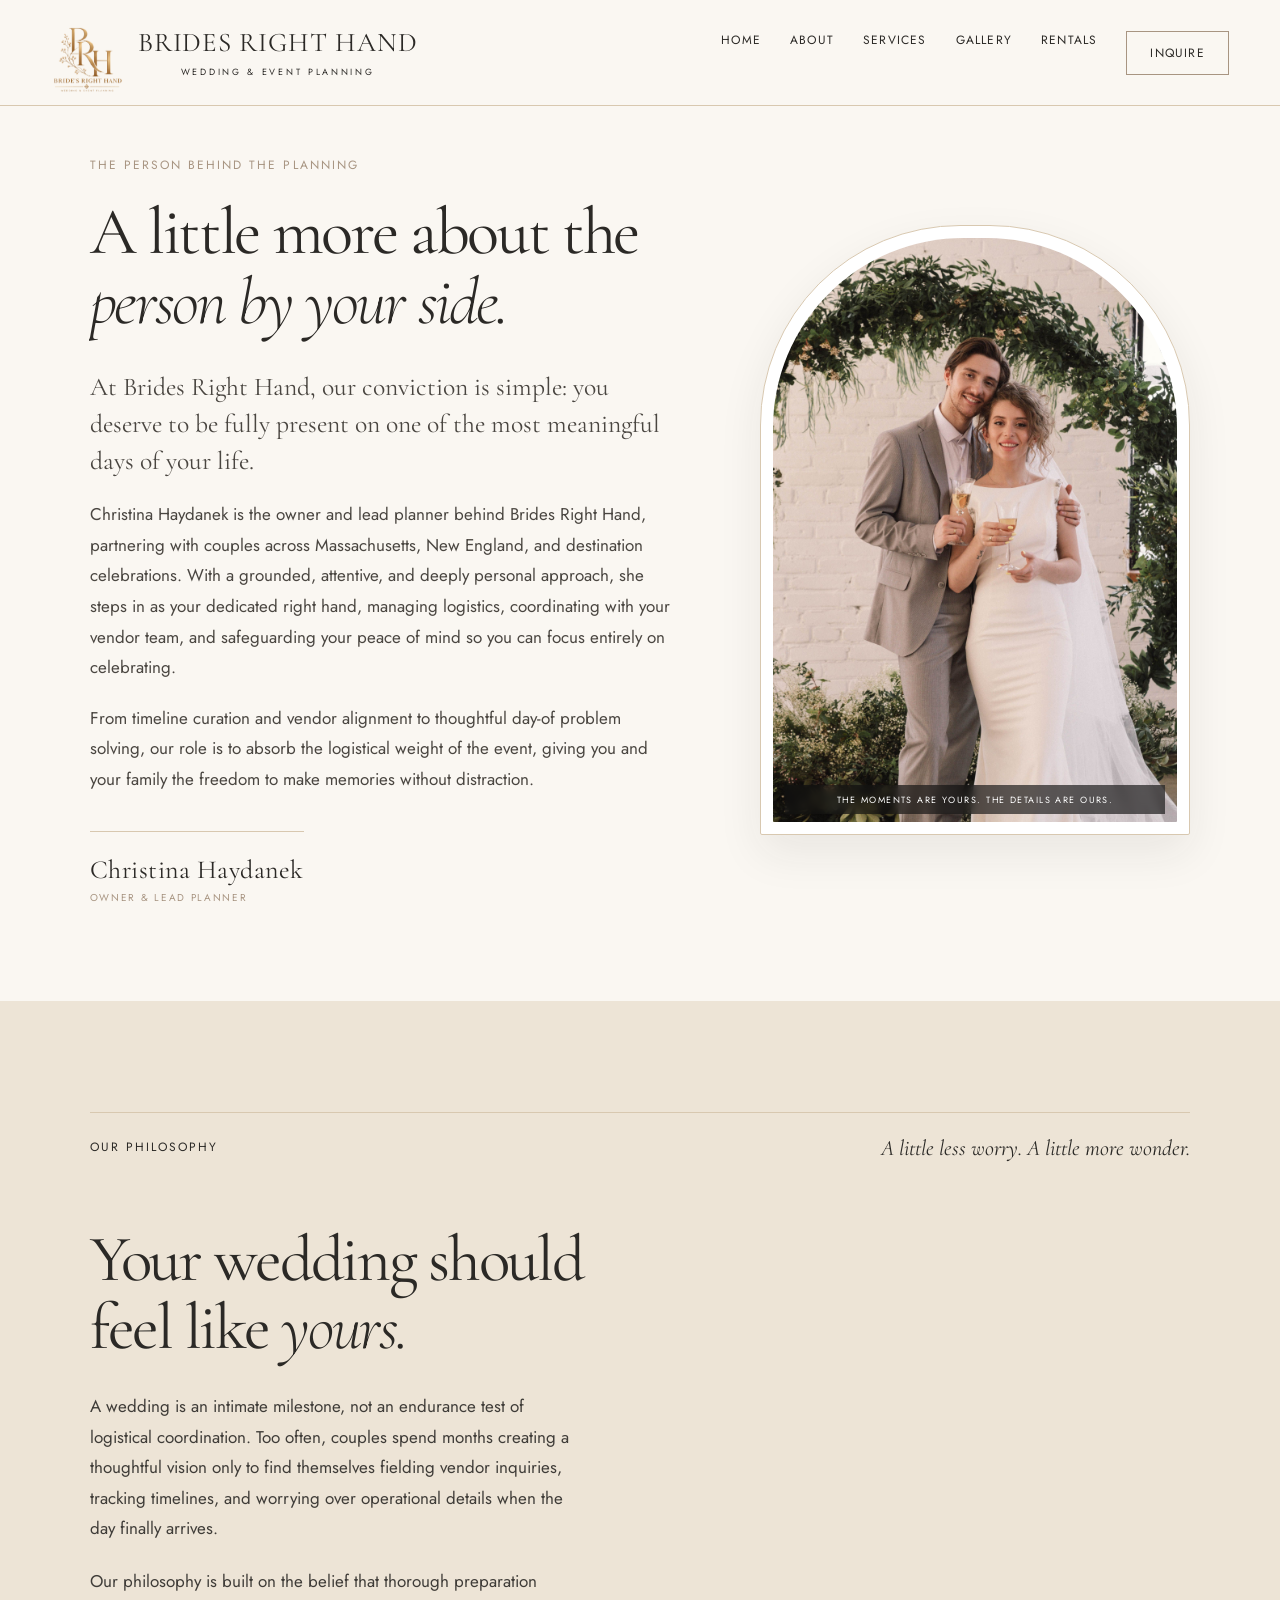
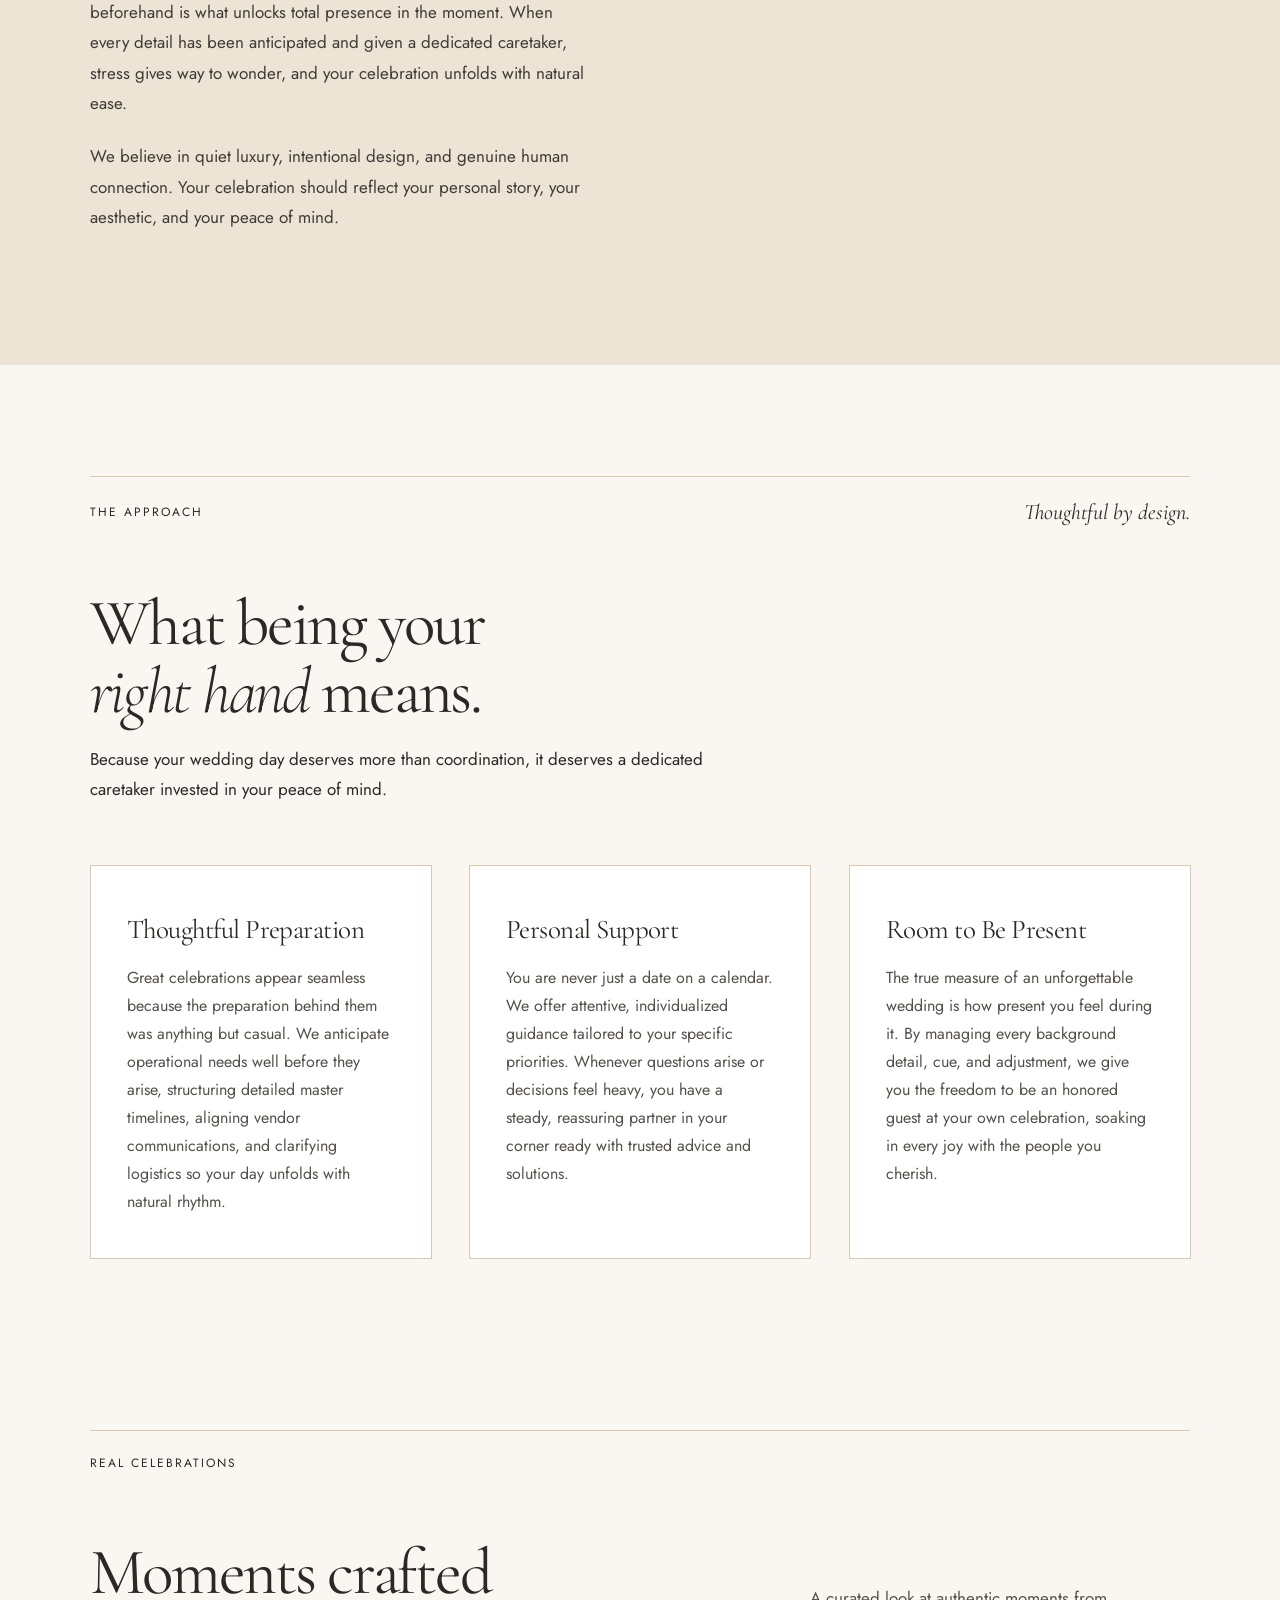
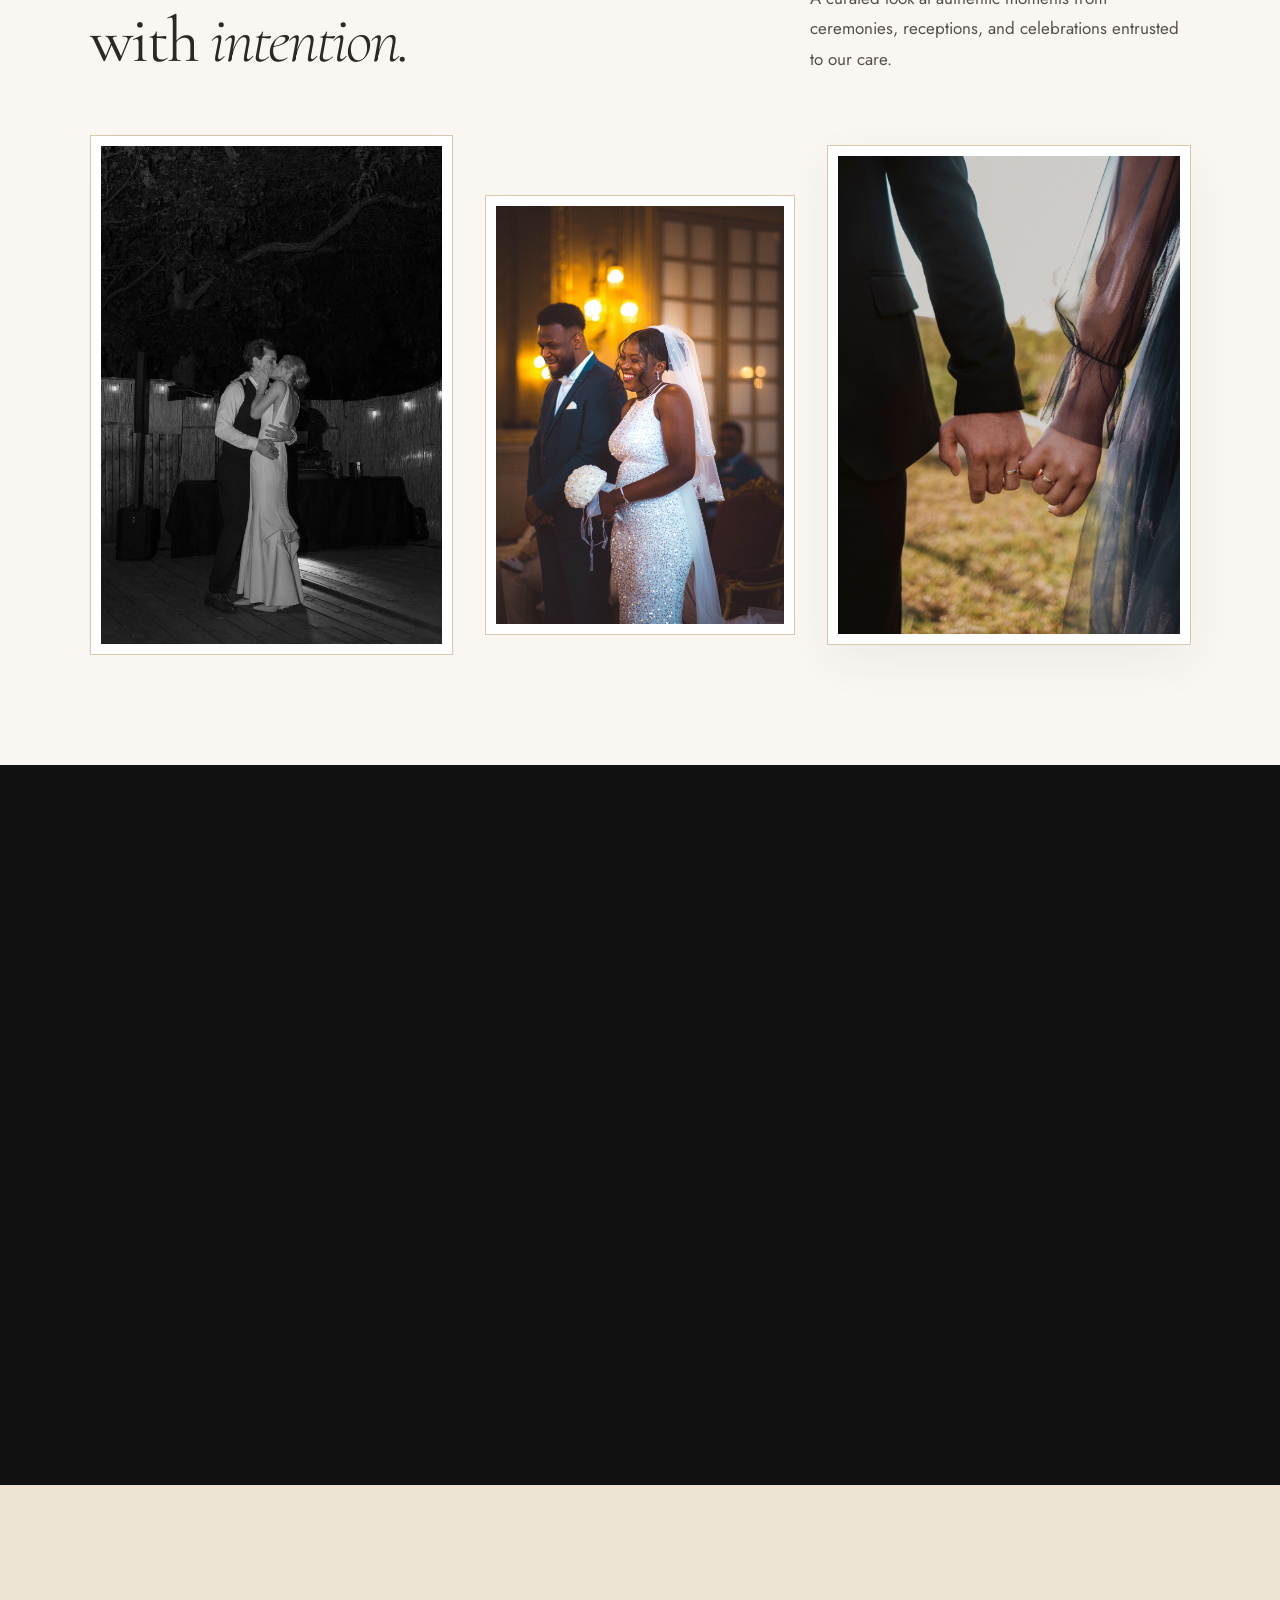
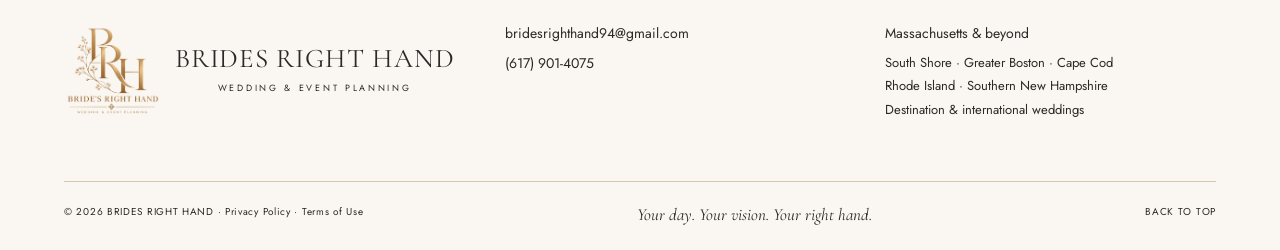
<file: about.html>
<!doctype html>
<html lang="en">

<head>
    <meta charset="utf-8">
    <meta name="viewport" content="width=device-width,initial-scale=1">
    <title>About Us | Brides Right Hand | Wedding & Event Planning</title>
    <meta name="description"
        content="Learn more about Christina Haydanek and the philosophy behind Brides Right Hand, offering thoughtful wedding planning, coordination, and styling in Massachusetts and beyond.">
    <link rel="icon"
        href="data:image/svg+xml,%3Csvg xmlns='http://www.w3.org/2000/svg' viewBox='0 0 32 32'%3E%3Crect width='32' height='32' fill='%23FAF7F2'/%3E%3Ctext x='5' y='24' font-family='serif' font-size='25'%3EB%3C/text%3E%3C/svg%3E">
    <link rel="preconnect" href="https://fonts.googleapis.com">
    <link
        href="https://fonts.googleapis.com/css2?family=Cormorant+Garamond:ital,wght@0,300;0,400;0,500;1,300;1,400&family=Jost:wght@300;400;500&display=swap"
        rel="stylesheet">
    <link rel="stylesheet" href="style.css?v=2.3">
    <script src="app.js?v=2.3" defer></script>
    <script src="motion.js?v=2.3" defer></script>
</head>

<body class="page-about">
    <div class="reading-progress" aria-hidden="true"></div>
    <a class="skip" href="#main">Skip to content</a>

    <header id="header" class="header-solid">
        <a class="wordmark" href="index.html#home">
            <span class="header-logo-wrapper" aria-hidden="true">
                <img class="header-logo header-logo-white" src="assets/brh-logo-white.png" alt="" width="1254" height="1254" decoding="async">
                <img class="header-logo header-logo-gold" src="assets/brh-full-logo.png" alt="" width="826" height="786" decoding="async">
            </span>
            <span class="wordmark-text">BRIDES RIGHT HAND<span>WEDDING & EVENT PLANNING</span></span>
        </a>
        <nav aria-label="Main navigation">
            <a href="index.html#home">Home</a>
            <a href="about.html" aria-current="page">About</a>
            <a href="services.html">Services</a>
            <a href="gallery/gallery.html">Gallery</a>
            <a href="index.html#rentals">Rentals</a>
            <a href="contact.html" class="header-inquire">Inquire</a>
        </nav>
        <button class="menu-toggle" aria-expanded="false" aria-controls="mobile-menu" aria-label="Open menu">
            <span></span><span></span>
        </button>
    </header>

    <dialog id="mobile-menu">
        <button class="menu-close" aria-label="Close menu">Close ×</button>
        <span class="eyebrow">BRIDES RIGHT HAND</span>
        <nav aria-label="Mobile navigation">
            <a href="index.html#home">Home</a>
            <a href="about.html" aria-current="page">About</a>
            <a href="services.html">Services</a>
            <a href="gallery/gallery.html">Gallery</a>
            <a href="index.html#rentals">Rentals</a>
            <a href="contact.html">Inquire</a>
        </nav>
        <img src="assets/optimized/photo-sweetheart-table-600w.webp"
            srcset="assets/optimized/photo-sweetheart-table-600w.webp 600w, assets/optimized/photo-sweetheart-table-1200w.webp 1200w"
            sizes="(max-width: 600px) 100vw, 400px"
            alt="Candlelit wedding reception sweetheart table with draped backdrop and floral centerpiece"
            loading="lazy" width="600" height="900">
        <p>Your day. Your vision. Your right hand.</p>
    </dialog>

    <main id="main">
        <!-- SECTION 01 | INTRODUCTION / MEET CHRISTINA -->
        <section class="about-hero section" id="meet-christina">
            <div class="about-hero-grid">
                <div class="about-hero-copy reveal-mask-lr">
                    <p class="eyebrow">THE PERSON BEHIND THE PLANNING</p>
                    <h1>A little more about the<br><em>person by your side.</em></h1>
                    <p class="about-lead">At Brides Right Hand, our conviction is simple: you deserve to be fully present on one of the most meaningful days of your life.</p>
                    <p>Christina Haydanek is the owner and lead planner behind Brides Right Hand, partnering with couples across Massachusetts, New England, and destination celebrations. With a grounded, attentive, and deeply personal approach, she steps in as your dedicated right hand, managing logistics, coordinating with your vendor team, and safeguarding your peace of mind so you can focus entirely on celebrating.</p>
                    <p>From timeline curation and vendor alignment to thoughtful day-of problem solving, our role is to absorb the logistical weight of the event, giving you and your family the freedom to make memories without distraction.</p>
                    <div class="about-byline">
                        <span class="serif">Christina Haydanek</span>
                        <span class="eyebrow">OWNER & LEAD PLANNER</span>
                    </div>
                </div>
                <figure class="about-hero-portrait reveal-scale-down" style="--reveal-delay: 180ms;">
                    <img src="wedding stock pics/pexels-yulianaphoto-9197335.jpg"
                        alt="Joyous bride and groom holding champagne flutes smiling together under greenery wedding arch"
                        fetchpriority="high" width="2000" height="2998">
                    <figcaption>THE MOMENTS ARE YOURS. THE DETAILS ARE OURS.</figcaption>
                </figure>
            </div>
        </section>

        <!-- SECTION 02 | THE PHILOSOPHY BEHIND THE BUSINESS -->
        <section class="about-philosophy section" id="philosophy">
            <div class="section-top reveal">
                <span class="eyebrow">OUR PHILOSOPHY</span>
                <span class="small-serif">A little less worry. A little more wonder.</span>
            </div>
            <div class="about-philosophy-grid">
                <div class="about-philosophy-copy">
                    <h2 class="reveal-slide-right">Your wedding should<br>feel like <em>yours.</em></h2>
                    <div class="reveal-slide-right" style="--reveal-delay: 160ms;">
                        <p>A wedding is an intimate milestone, not an endurance test of logistical coordination. Too often, couples spend months creating a thoughtful vision only to find themselves fielding vendor inquiries, tracking timelines, and worrying over operational details when the day finally arrives.</p>
                        <p>Our philosophy is built on the belief that thorough preparation beforehand is what unlocks total presence in the moment. When every detail has been anticipated and given a dedicated caretaker, stress gives way to wonder, and your celebration unfolds with natural ease.</p>
                        <p>We believe in quiet luxury, intentional design, and genuine human connection. Your celebration should reflect your personal story, your aesthetic, and your peace of mind.</p>
                    </div>
                </div>
                <figure class="about-philosophy-visual reveal-mask-tb">
                    <img src="assets/optimized/photo-veil-embrace-car-1200w.webp"
                        srcset="assets/optimized/photo-veil-embrace-car-600w.webp 600w, assets/optimized/photo-veil-embrace-car-1200w.webp 1200w, assets/optimized/photo-veil-embrace-car-2000w.webp 2000w"
                        sizes="(max-width: 800px) 90vw, 550px"
                        alt="Intimate black and white portrait of bride and groom embraced in a bridal veil by a classic car"
                        loading="lazy" width="1200" height="1798">
                    <figcaption>SPACE TO CONNECT · ROOM TO REMEMBER</figcaption>
                </figure>
            </div>
        </section>

        <!-- SECTION 03 | WHAT BEING YOUR RIGHT HAND MEANS -->
        <section class="about-pillars section" id="approach">
            <div class="section-top reveal">
                <span class="eyebrow">THE APPROACH</span>
                <span class="small-serif">Thoughtful by design.</span>
            </div>
            <div class="about-pillars-heading reveal-fade">
                <h2>What being your<br><em>right hand</em> means.</h2>
                <p>Because your wedding day deserves more than coordination, it deserves a dedicated caretaker invested in your peace of mind.</p>
            </div>
            <div class="about-pillars-grid">
                <article class="about-pillar-card reveal-slide-left" style="--reveal-delay: 0ms;">
                    <h3>Thoughtful Preparation</h3>
                    <p>Great celebrations appear seamless because the preparation behind them was anything but casual. We anticipate operational needs well before they arise, structuring detailed master timelines, aligning vendor communications, and clarifying logistics so your day unfolds with natural rhythm.</p>
                </article>
                <article class="about-pillar-card reveal-scale-up" style="--reveal-delay: 180ms;">
                    <h3>Personal Support</h3>
                    <p>You are never just a date on a calendar. We offer attentive, individualized guidance tailored to your specific priorities. Whenever questions arise or decisions feel heavy, you have a steady, reassuring partner in your corner ready with trusted advice and solutions.</p>
                </article>
                <article class="about-pillar-card reveal-slide-right" style="--reveal-delay: 360ms;">
                    <h3>Room to Be Present</h3>
                    <p>The true measure of an unforgettable wedding is how present you feel during it. By managing every background detail, cue, and adjustment, we give you the freedom to be an honored guest at your own celebration, soaking in every joy with the people you cherish.</p>
                </article>
            </div>
        </section>

        <!-- SECTION 04 | REAL WEDDINGS / VISUAL STORYTELLING -->
        <section class="about-gallery-section section" id="real-weddings">
            <div class="section-top reveal">
                <span class="eyebrow">REAL CELEBRATIONS</span>
            </div>
            <div class="about-gallery-intro reveal-fade">
                <h2>Moments crafted<br>with <em>intention.</em></h2>
                <p>A curated look at authentic moments from ceremonies, receptions, and celebrations entrusted to our care.</p>
            </div>
            <div class="about-gallery-grid">
                <figure class="about-gallery-card reveal-mask-tb" style="--reveal-delay: 0ms;">
                    <img src="assets/optimized/photo-first-dance-night-1200w.webp"
                        srcset="assets/optimized/photo-first-dance-night-600w.webp 600w, assets/optimized/photo-first-dance-night-1200w.webp 1200w, assets/optimized/photo-first-dance-night-2000w.webp 2000w"
                        sizes="(max-width: 800px) 90vw, 420px"
                        alt="Romantic evening reception with newlyweds sharing their first dance under glowing festoon lights"
                        loading="lazy" width="1200" height="1800">
                    <figcaption>ROMANTIC EVENING RECEPTION & FIRST DANCE</figcaption>
                </figure>
                <figure class="about-gallery-card reveal-mask-lr" style="--reveal-delay: 200ms;">
                    <img src="wedding stock pics/pexels-newman-photographs-234743505-29891256.jpg"
                        alt="Smiling bride in sparkly gown holding bouquet standing beside groom under chandelier glow"
                        loading="lazy" width="4480" height="6720">
                    <figcaption>REFINED FLORAL STYLING & WELCOME</figcaption>
                </figure>
                <figure class="about-gallery-card reveal-scale-down" style="--reveal-delay: 400ms;">
                    <img src="wedding stock pics/pexels-feyzayildirimphoto-17794569.jpg"
                        alt="Close-up of bride and groom holding hands showing their gold wedding rings"
                        loading="lazy" width="4160" height="6240">
                </figure>
            </div>
        </section>

        <!-- SECTION 05 | THE EXPERIENCE CHRISTINA WANTS TO CREATE -->
        <section class="about-experience" id="experience">
            <div class="about-experience-visual reveal-blur-focus">
                <img src="wedding stock pics/pexels-juliano-goncalves-1623825-28123495.jpg"
                    alt="Newlywed bride and groom joyfully celebrating as wedding guests cheer with arms raised in victory on an outdoor lawn"
                    loading="lazy" width="6000" height="4000">
            </div>
            <div class="about-experience-copy reveal-slide-right" style="--reveal-delay: 180ms;">
                <span class="eyebrow">THE EXPERIENCE</span>
                <h2>More presence.<br><em>Less to worry about.</em></h2>
                <p>From the quiet morning hours before your ceremony to the final song on the dance floor, our intention is singular: to create a wedding day defined by poise, joy, and emotional space.</p>
                <p>When you know that someone capable, organized, and genuinely invested is overseeing every detail, worry gives way to wonder. You get to remember the tremor in your vows, the shared laughter with family, and the warmth of everyone gathered around you.</p>
                <a class="text-link" href="index.html#signature">EXPLORE THE PERSONAL ASSISTANT EXPERIENCE</a>
            </div>
        </section>

        <!-- SECTION 06 | CONNECT THE ABOUT PAGE TO THE SERVICES -->
        <section class="about-services-bridge section" id="services">
            <div class="section-top reveal">
                <span class="eyebrow">HOW WE WORK TOGETHER</span>
                <span class="small-serif">Made for your kind of celebration.</span>
            </div>
            <div class="about-services-head reveal-slide-left">
                <h2>Thoughtful planning for<br><em>every kind of celebration.</em></h2>
                <p>Whether you need expert day-of execution or end-to-end guidance from your initial concept, our services are designed to meet you exactly where you are.</p>
            </div>
            <div class="about-services-grid">
                <article class="about-service-item reveal-scale-up" style="--reveal-delay: 0ms;">
                    <span class="eyebrow">COORDINATION</span>
                    <h3>Day Of Coordination</h3>
                    <p>Perfect for couples who have planned their wedding but want to fully enjoy their special day without managing the details themselves.</p>
                </article>
                <article class="about-service-item reveal-scale-up" style="--reveal-delay: 160ms;">
                    <span class="eyebrow">COORDINATION</span>
                    <h3>Month Of Coordination</h3>
                    <p>Designed for couples who have completed most of their planning but are beginning to feel overwhelmed as their wedding day approaches.</p>
                </article>
                <article class="about-service-item reveal-scale-up" style="--reveal-delay: 320ms;">
                    <span class="eyebrow">PLANNING</span>
                    <h3>Partial Planning</h3>
                    <p>For couples who want expert guidance throughout the planning process while remaining involved in the decision-making and creative aspects.</p>
                </article>
                <article class="about-service-item reveal-scale-up" style="--reveal-delay: 480ms;">
                    <span class="eyebrow">PLANNING</span>
                    <h3>Full Planning Experience</h3>
                    <p>The ultimate luxury experience for couples who want a seamless, elevated planning journey from beginning to end.</p>
                </article>
            </div>
            <div class="about-services-action reveal-fade" style="--reveal-delay: 400ms;">
                <a class="button" href="services.html">EXPLORE OUR SERVICES</a>
            </div>
        </section>

        <!-- SECTION 07 | CLOSING INVITATION -->
        <section class="about-closing section" id="inquire">
            <span class="eyebrow reveal-fade">YOUR NEXT CHAPTER</span>
            <h2 class="reveal-blur-focus">Let’s make room for<br><em>what matters.</em></h2>
            <p class="reveal-fade" style="--reveal-delay: 160ms;">Your day. Your vision. Your right hand.</p>
            <div class="about-closing-actions reveal-slide-left" style="--reveal-delay: 280ms;">
                <a class="button dark" href="contact.html">START YOUR INQUIRY</a>
                <a class="text-link" href="mailto:bridesrighthand94@gmail.com?subject=Free%20Consultation%20Request">BOOK A CONSULTATION</a>
            </div>
            <span class="about-closing-note reveal-fade" style="--reveal-delay: 420ms;">Complimentary consultations. Thoughtful beginnings.</span>
        </section>
    </main>

    <footer>
        <div class="footer-top">
            <a class="wordmark" href="index.html#home">
                <img class="footer-logo" src="assets/brh-full-logo.png" alt="Bride’s Right Hand logo" width="826" height="786">
                <span class="wordmark-text">BRIDES RIGHT HAND<span>WEDDING & EVENT PLANNING</span></span>
            </a>
            <div>
                <a href="mailto:bridesrighthand94@gmail.com">bridesrighthand94@gmail.com</a>
                <a href="tel:+16179014075">(617) 901-4075</a>
            </div>
            <div>
                <span>Massachusetts & beyond</span>
                <p>South Shore · Greater Boston · Cape Cod<br>Rhode Island · Southern New Hampshire<br>Destination & international weddings</p>
            </div>
        </div>
        <div class="footer-bottom">
            <span>© <span id="year">2026</span> BRIDES RIGHT HAND · <a href="privacy.html">Privacy Policy</a> · <a href="terms.html">Terms of Use</a></span>
            <span>Your day. Your vision. Your right hand.</span>
            <a href="#main">BACK TO TOP</a>
        </div>
    </footer>

    <div class="cursor" aria-hidden="true">VIEW</div>
</body>

</html>
</file>
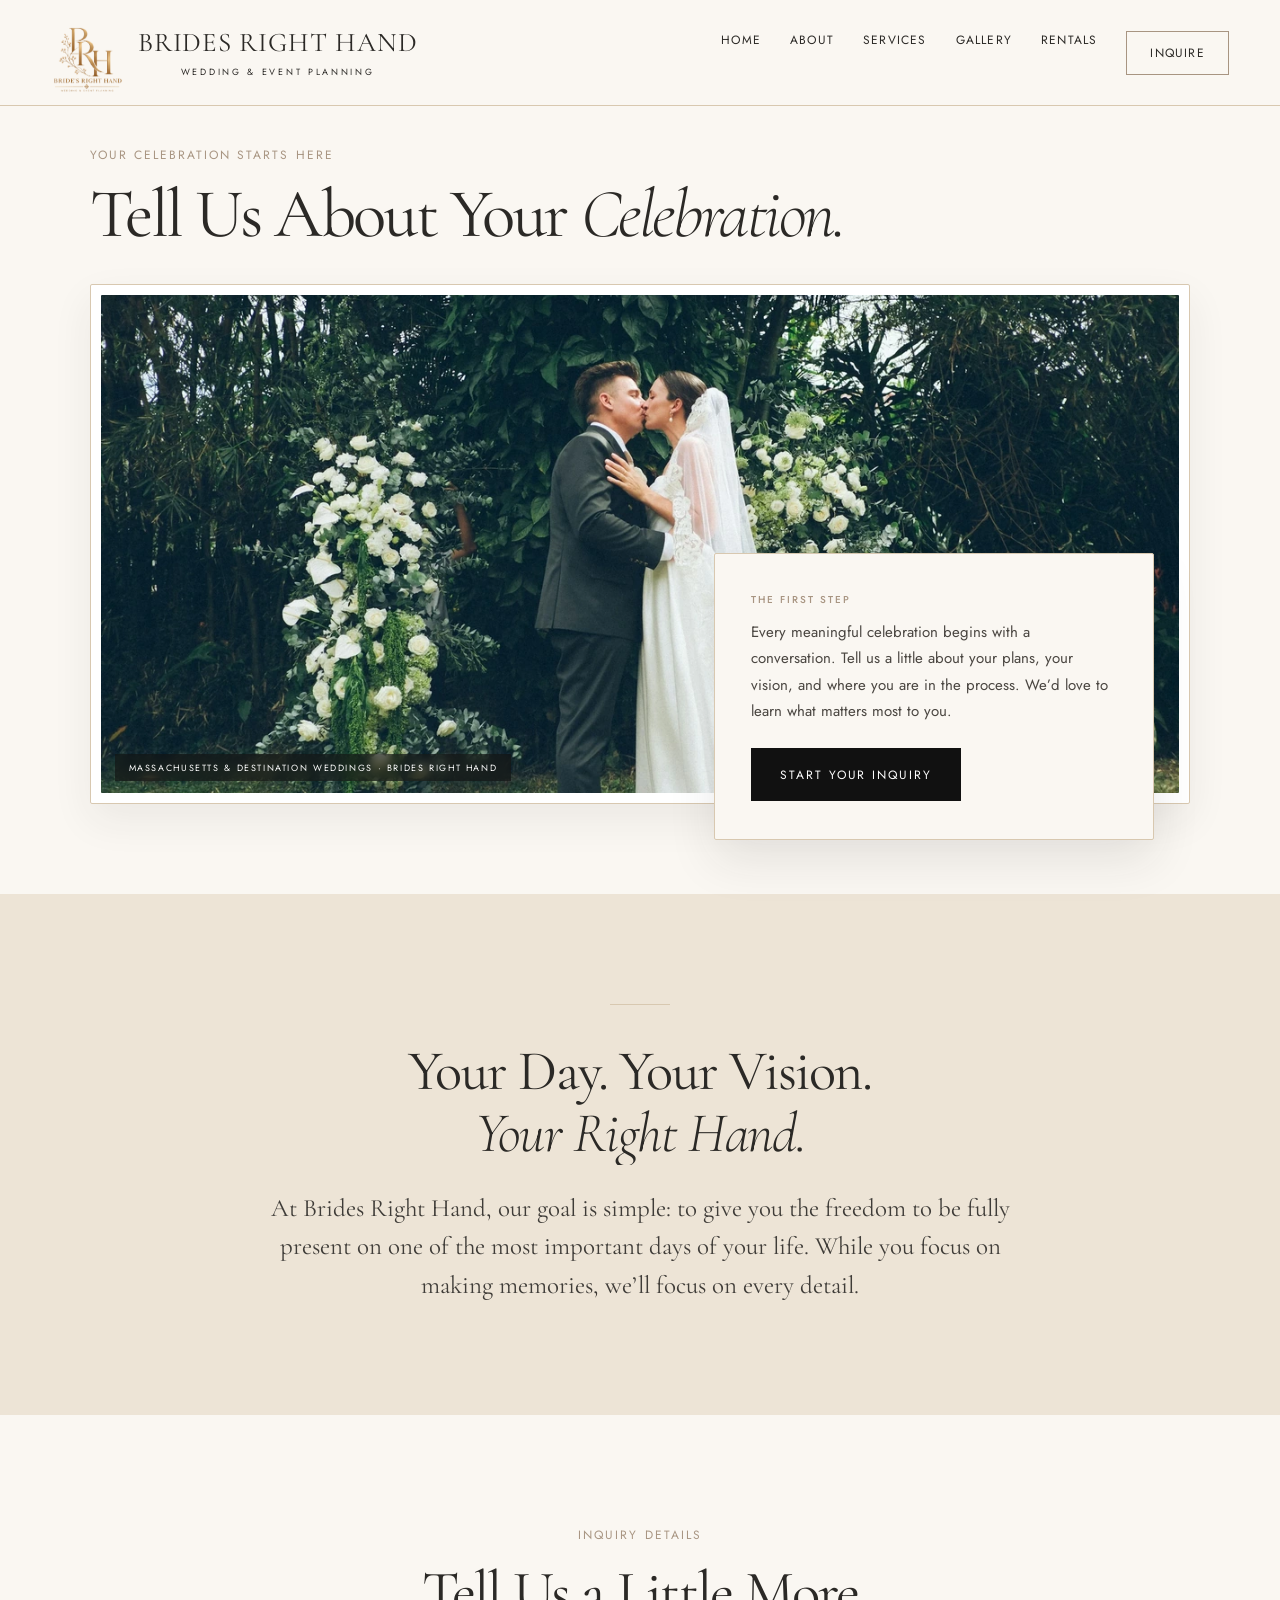
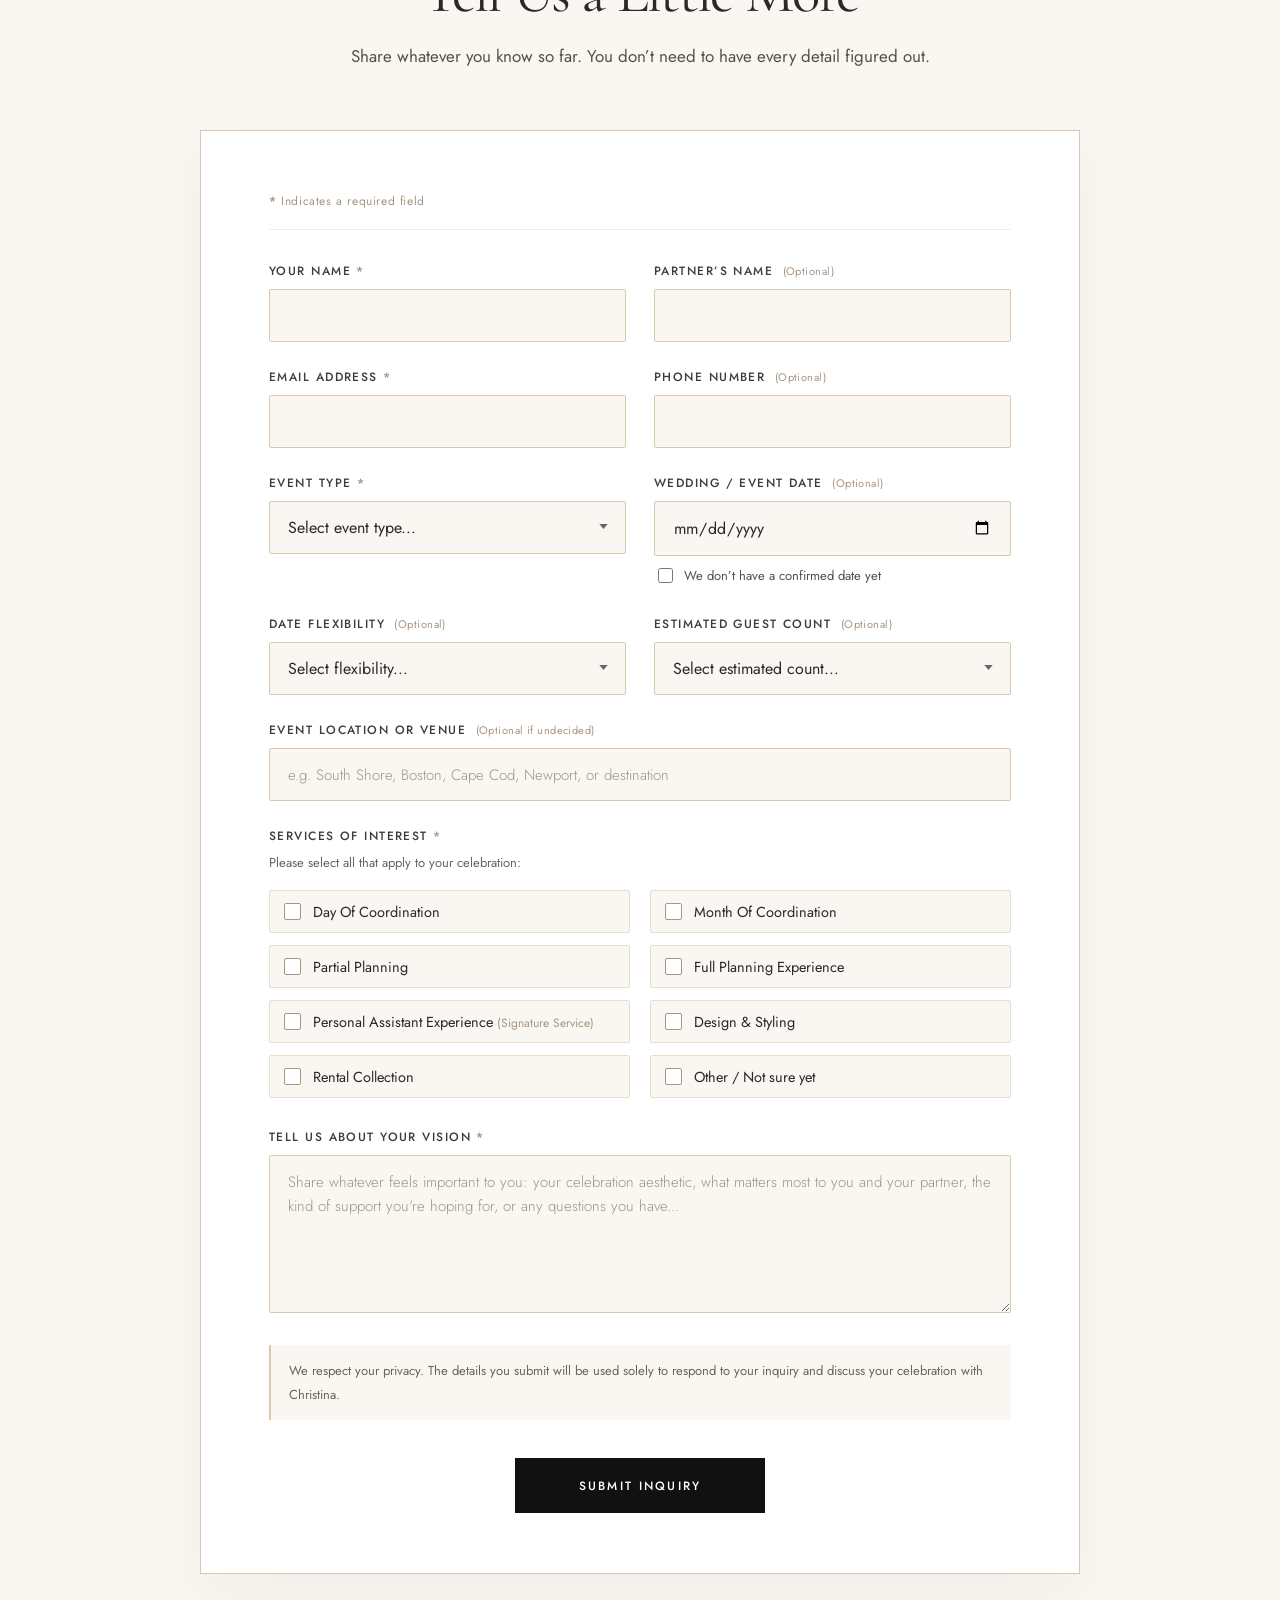
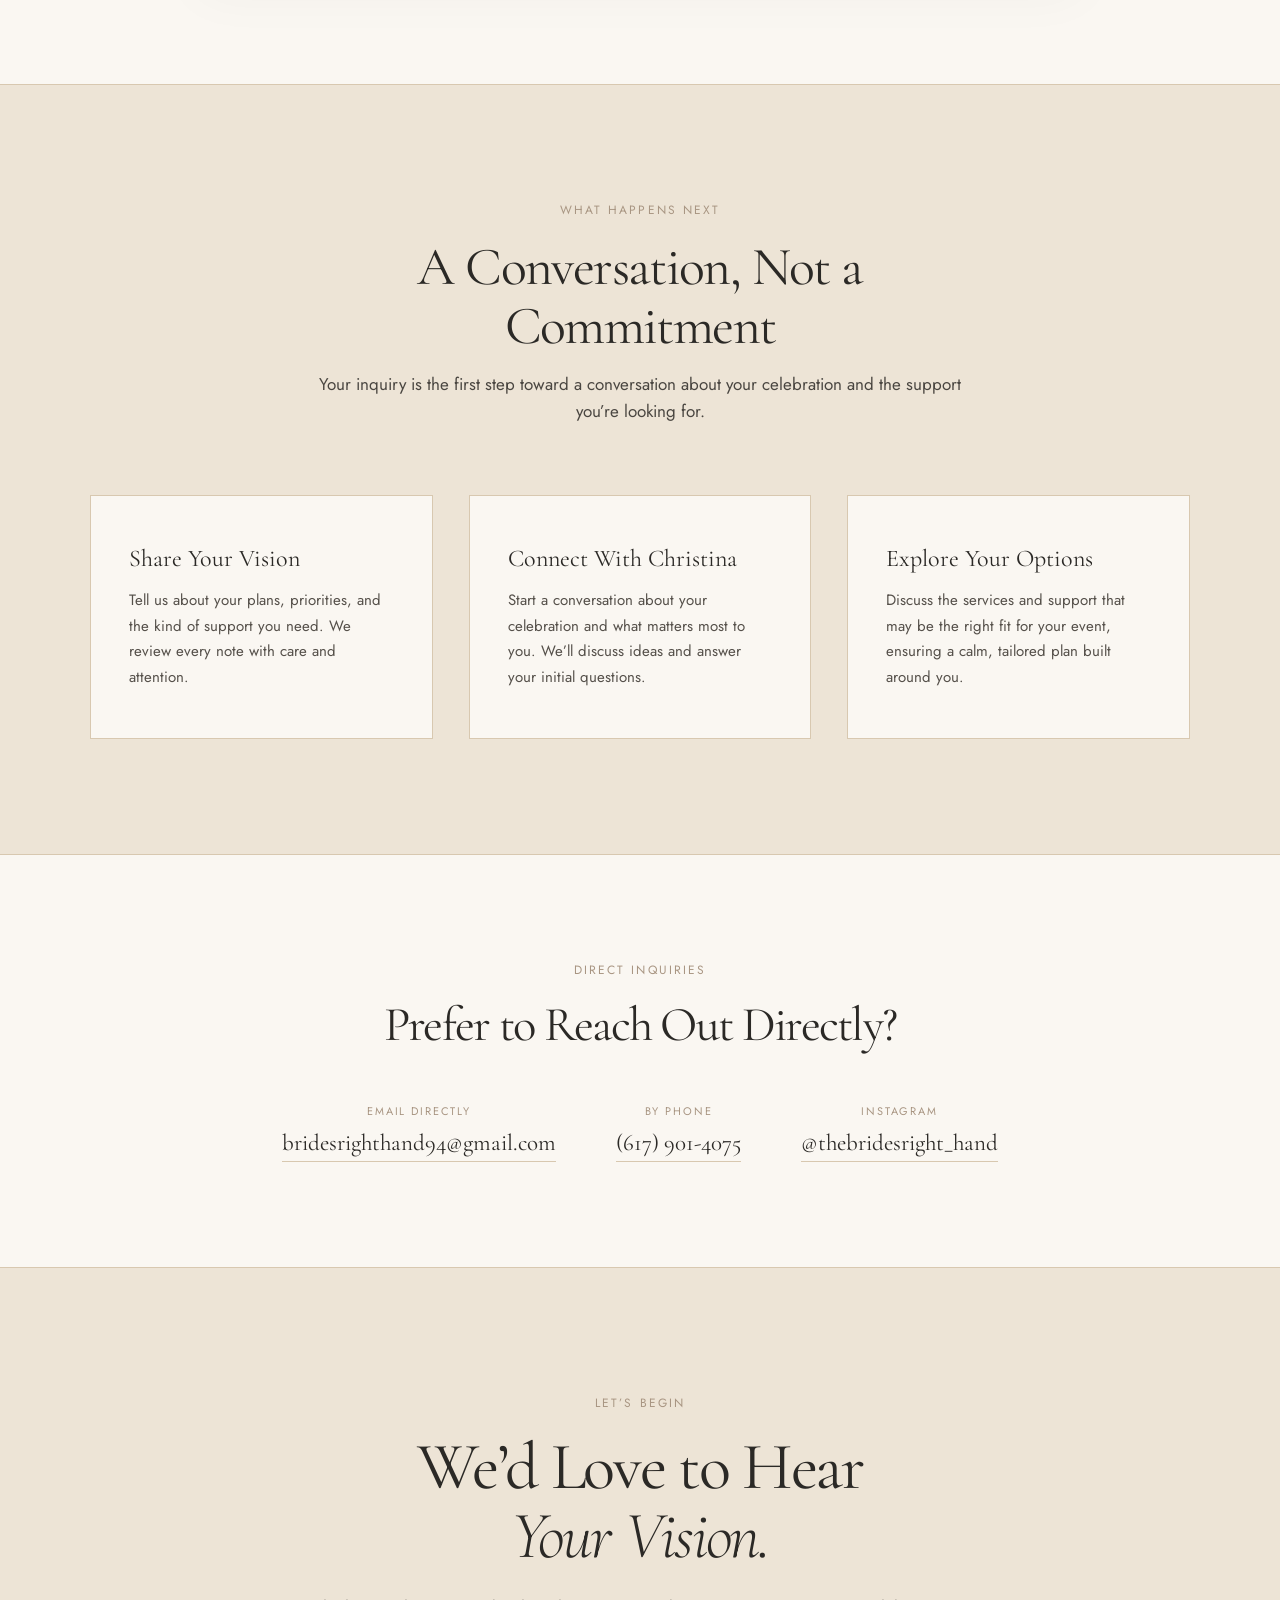
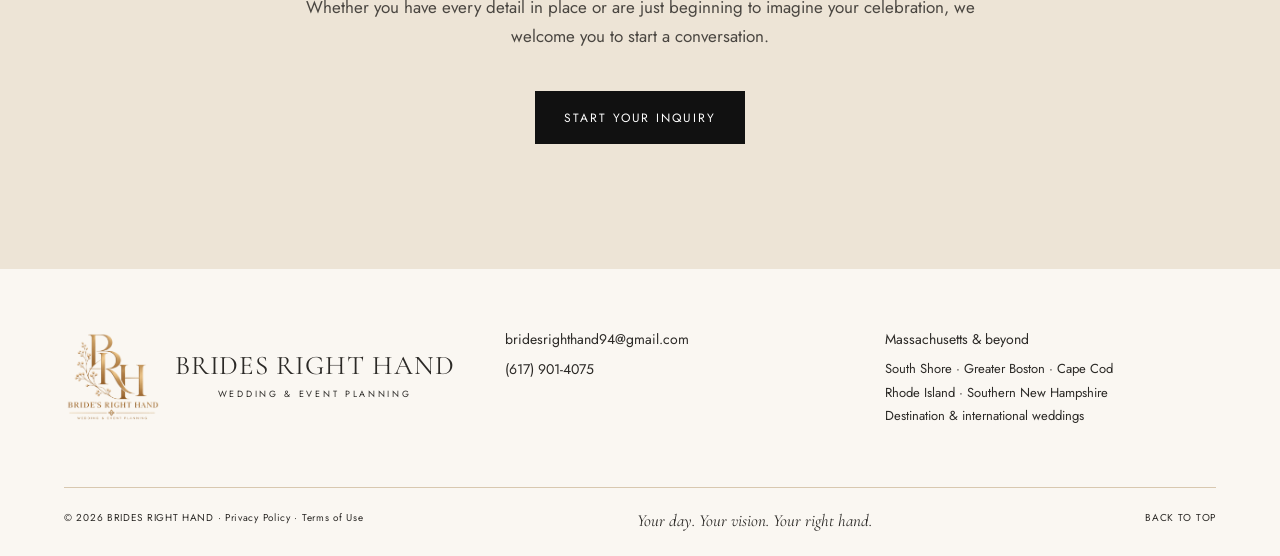
<file: contact.html>
<!doctype html>
<html lang="en">

<head>
    <meta charset="utf-8">
    <meta name="viewport" content="width=device-width,initial-scale=1">
    <title>Contact & Inquire | Brides Right Hand | Wedding & Event Planning</title>
    <meta name="description"
        content="Start a conversation with Christina Haydanek at Brides Right Hand. Tell us about your celebration, your vision, and explore thoughtful wedding planning, coordination, styling, and rentals.">
    <link rel="icon"
        href="data:image/svg+xml,%3Csvg xmlns='http://www.w3.org/2000/svg' viewBox='0 0 32 32'%3E%3Crect width='32' height='32' fill='%23FAF7F2'/%3E%3Ctext x='5' y='24' font-family='serif' font-size='25'%3EB%3C/text%3E%3C/svg%3E">
    <link rel="preconnect" href="https://fonts.googleapis.com">
    <link
        href="https://fonts.googleapis.com/css2?family=Cormorant+Garamond:ital,wght@0,300;0,400;0,500;1,300;1,400&family=Jost:wght@300;400;500;600&display=swap"
        rel="stylesheet">
    <link rel="stylesheet" href="style.css?v=2.5">
    <script src="app.js?v=2.5" defer></script>
    <script src="motion.js?v=2.5" defer></script>
    <script src="contact.js?v=2.5" defer></script>
</head>

<body class="page-contact">
    <div class="reading-progress" aria-hidden="true"></div>
    <a class="skip" href="#main">Skip to content</a>

    <!-- GLOBAL HEADER (Solid variant for inner pages) -->
    <header id="header" class="header-solid">
        <a class="wordmark" href="index.html#home">
            <span class="header-logo-wrapper" aria-hidden="true">
                <img class="header-logo header-logo-white" src="assets/brh-logo-white.png" alt="" width="1254" height="1254" decoding="async">
                <img class="header-logo header-logo-gold" src="assets/brh-full-logo.png" alt="" width="826" height="786" decoding="async">
            </span>
            <span class="wordmark-text">BRIDES RIGHT HAND<span>WEDDING & EVENT PLANNING</span></span>
        </a>
        <nav aria-label="Main navigation">
            <a href="index.html#home">Home</a>
            <a href="about.html">About</a>
            <a href="services.html">Services</a>
            <a href="gallery/gallery.html">Gallery</a>
            <a href="index.html#rentals">Rentals</a>
            <a href="contact.html" class="header-inquire" aria-current="page">Inquire</a>
        </nav>
        <button class="menu-toggle" aria-expanded="false" aria-controls="mobile-menu" aria-label="Open menu">
            <span></span><span></span>
        </button>
    </header>

    <!-- MOBILE NAVIGATION DIALOG -->
    <dialog id="mobile-menu">
        <button class="menu-close" aria-label="Close menu">Close ×</button>
        <span class="eyebrow">BRIDES RIGHT HAND</span>
        <nav aria-label="Mobile navigation">
            <a href="index.html#home">Home</a>
            <a href="about.html">About</a>
            <a href="services.html">Services</a>
            <a href="gallery/gallery.html">Gallery</a>
            <a href="index.html#rentals">Rentals</a>
            <a href="contact.html" aria-current="page">Inquire</a>
        </nav>
        <img src="assets/optimized/photo-sweetheart-table-600w.webp"
            srcset="assets/optimized/photo-sweetheart-table-600w.webp 600w, assets/optimized/photo-sweetheart-table-1200w.webp 1200w"
            sizes="(max-width: 600px) 100vw, 400px"
            alt="Candlelit wedding reception sweetheart table with draped backdrop and floral centerpiece"
            loading="lazy" width="600" height="900">
        <p>Your day. Your vision. Your right hand.</p>
    </dialog>

    <main id="main">
        <!-- SECTION 01 | INQUIRY HERO (EDITORIAL MAGAZINE LAYOUT) -->
        <section class="contact-hero section" id="inquiry-hero">
            <div class="contact-hero-container">
                <div class="contact-hero-header">
                    <p class="eyebrow reveal-fade">YOUR CELEBRATION STARTS HERE</p>
                    <h1 class="reveal-mask-lr">Tell Us About Your <em>Celebration.</em></h1>
                </div>

                <div class="contact-hero-editorial">
                    <figure class="contact-hero-canvas reveal-fade" style="--reveal-delay: 140ms;">
                        <img src="assets/optimized/hero-couple-replacement-1200w.webp"
                            srcset="assets/optimized/hero-couple-replacement-600w.webp 600w, assets/optimized/hero-couple-replacement-1200w.webp 1200w, assets/optimized/hero-couple-replacement-2000w.webp 2000w"
                            sizes="(max-width: 900px) 94vw, 1200px"
                            alt="Bride and groom sharing an outdoor ceremony kiss beneath a white floral archway"
                            fetchpriority="high" width="2000" height="1334">
                        <figcaption class="hero-photo-credit">MASSACHUSETTS &amp; DESTINATION WEDDINGS · BRIDES RIGHT HAND</figcaption>
                    </figure>

                    <div class="contact-hero-panel reveal-slide-left" style="--reveal-delay: 240ms;">
                        <span class="panel-eyebrow" aria-hidden="true">THE FIRST STEP</span>
                        <p class="panel-copy">Every meaningful celebration begins with a conversation. Tell us a little about your plans, your vision, and where you are in the process. We’d love to learn what matters most to you.</p>
                        <div class="panel-actions">
                            <a class="button dark js-scroll-to-form" href="#inquiry-form">START YOUR INQUIRY</a>
                        </div>
                    </div>
                </div>
            </div>
        </section>

        <!-- SECTION 02 | BRAND PROMISE -->
        <section class="contact-promise section" id="promise">
            <div class="contact-promise-inner">
                <div class="contact-promise-rule reveal-fade" aria-hidden="true"></div>
                <h2 class="reveal-mask-tb">Your Day. Your Vision.<br><em>Your Right Hand.</em></h2>
                <p class="reveal-fade" style="--reveal-delay: 180ms;">At Brides Right Hand, our goal is simple: to give you the freedom to be fully present on one of the most important days of your life. While you focus on making memories, we’ll focus on every detail.</p>
            </div>
        </section>

        <!-- SECTION 03 | MAIN INQUIRY FORM -->
        <section class="contact-form-section section" id="inquiry-form" aria-labelledby="form-heading">
            <div class="contact-form-header">
                <span class="eyebrow reveal-fade">INQUIRY DETAILS</span>
                <h2 id="form-heading" class="reveal-slide-right">Tell Us a Little More</h2>
                <p class="reveal-fade" style="--reveal-delay: 120ms;">Share whatever you know so far. You don’t need to have every detail figured out.</p>
            </div>

            <div class="contact-form-wrapper reveal-scale-up" style="--reveal-delay: 160ms;">
                <p class="form-required-notice"><span class="req-mark" aria-hidden="true">*</span> Indicates a required field</p>

                <!-- ACCESSIBLE STATUS BANNER -->
                <div id="form-status" class="form-status" role="region" aria-live="polite" aria-atomic="true" hidden></div>

                <form id="brh-inquiry-form" class="inquiry-form" novalidate>
                    <!-- Row 1: Names -->
                    <div class="form-row reveal-fade">
                        <div class="form-group">
                            <label for="fullName" class="form-label">Your Name <span class="req-mark" aria-hidden="true">*</span></label>
                            <input type="text" id="fullName" name="fullName" class="form-control" autocomplete="name" required aria-required="true" aria-describedby="fullName-error">
                            <span id="fullName-error" class="form-error-msg" role="alert">Please provide your name.</span>
                        </div>
                        <div class="form-group">
                            <label for="partnerName" class="form-label">Partner’s Name <span class="optional-tag">(Optional)</span></label>
                            <input type="text" id="partnerName" name="partnerName" class="form-control" autocomplete="off">
                        </div>
                    </div>

                    <!-- Row 2: Contact Info -->
                    <div class="form-row reveal-fade" style="--reveal-delay: 60ms;">
                        <div class="form-group">
                            <label for="email" class="form-label">Email Address <span class="req-mark" aria-hidden="true">*</span></label>
                            <input type="email" id="email" name="email" class="form-control" autocomplete="email" required aria-required="true" aria-describedby="email-error">
                            <span id="email-error" class="form-error-msg" role="alert">Please enter a valid email address.</span>
                        </div>
                        <div class="form-group">
                            <label for="phone" class="form-label">Phone Number <span class="optional-tag">(Optional)</span></label>
                            <input type="tel" id="phone" name="phone" class="form-control" autocomplete="tel">
                        </div>
                    </div>

                    <!-- Row 3: Event Type & Date -->
                    <div class="form-row reveal-fade" style="--reveal-delay: 100ms;">
                        <div class="form-group">
                            <label for="eventType" class="form-label">Event Type <span class="req-mark" aria-hidden="true">*</span></label>
                            <div class="select-wrapper">
                                <select id="eventType" name="eventType" class="form-control select-control" required aria-required="true" aria-describedby="eventType-error">
                                    <option value="" disabled selected>Select event type...</option>
                                    <option value="Wedding">Wedding</option>
                                    <option value="Engagement Celebration">Engagement Celebration</option>
                                    <option value="Elopement / Intimate Wedding">Elopement / Intimate Wedding</option>
                                    <option value="Other Event / Celebration">Other Event / Celebration</option>
                                </select>
                            </div>
                            <span id="eventType-error" class="form-error-msg" role="alert">Please select an event type.</span>
                        </div>

                        <div class="form-group">
                            <label for="eventDate" class="form-label">Wedding / Event Date <span class="optional-tag">(Optional)</span></label>
                            <input type="date" id="eventDate" name="eventDate" class="form-control">
                            <label class="checkbox-sublabel" for="dateUndecided">
                                <input type="checkbox" id="dateUndecided" name="dateUndecided" value="true">
                                <span>We don’t have a confirmed date yet</span>
                            </label>
                        </div>
                    </div>

                    <!-- Row 4: Date Flexibility & Guest Count -->
                    <div class="form-row reveal-fade" style="--reveal-delay: 140ms;">
                        <div class="form-group">
                            <label for="dateFlexibility" class="form-label">Date Flexibility <span class="optional-tag">(Optional)</span></label>
                            <div class="select-wrapper">
                                <select id="dateFlexibility" name="dateFlexibility" class="form-control select-control">
                                    <option value="" selected>Select flexibility...</option>
                                    <option value="Date confirmed">Date confirmed</option>
                                    <option value="Date flexible">Date flexible</option>
                                    <option value="Still deciding">Still deciding</option>
                                </select>
                            </div>
                        </div>

                        <div class="form-group">
                            <label for="guestCount" class="form-label">Estimated Guest Count <span class="optional-tag">(Optional)</span></label>
                            <div class="select-wrapper">
                                <select id="guestCount" name="guestCount" class="form-control select-control">
                                    <option value="" selected>Select estimated count...</option>
                                    <option value="Intimate (Under 50 guests)">Intimate (Under 50 guests)</option>
                                    <option value="50 to 100 guests">50 to 100 guests</option>
                                    <option value="100 to 175 guests">100 to 175 guests</option>
                                    <option value="175 to 250 guests">175 to 250 guests</option>
                                    <option value="250+ guests">250+ guests</option>
                                    <option value="Still deciding / Undecided">Still deciding / Undecided</option>
                                </select>
                            </div>
                        </div>
                    </div>

                    <!-- Row 5: Location / Venue -->
                    <div class="form-row reveal-fade" style="--reveal-delay: 180ms;">
                        <div class="form-group full-width">
                            <label for="location" class="form-label">Event Location or Venue <span class="optional-tag">(Optional if undecided)</span></label>
                            <input type="text" id="location" name="location" class="form-control" placeholder="e.g. South Shore, Boston, Cape Cod, Newport, or destination">
                        </div>
                    </div>

                    <!-- Row 6: Services of Interest (Multi-select Checkbox Group) -->
                    <fieldset class="form-group full-width services-fieldset reveal-fade" style="--reveal-delay: 220ms;" aria-describedby="services-error services-hint">
                        <legend class="form-label">Services of Interest <span class="req-mark" aria-hidden="true">*</span></legend>
                        <p id="services-hint" class="fieldset-hint">Please select all that apply to your celebration:</p>
                        <div class="services-checkbox-grid">
                            <label class="custom-checkbox">
                                <input type="checkbox" name="services" value="Day Of Coordination">
                                <span class="checkbox-indicator" aria-hidden="true"></span>
                                <span class="checkbox-text">Day Of Coordination</span>
                            </label>
                            <label class="custom-checkbox">
                                <input type="checkbox" name="services" value="Month Of Coordination">
                                <span class="checkbox-indicator" aria-hidden="true"></span>
                                <span class="checkbox-text">Month Of Coordination</span>
                            </label>
                            <label class="custom-checkbox">
                                <input type="checkbox" name="services" value="Partial Planning">
                                <span class="checkbox-indicator" aria-hidden="true"></span>
                                <span class="checkbox-text">Partial Planning</span>
                            </label>
                            <label class="custom-checkbox">
                                <input type="checkbox" name="services" value="Full Planning Experience">
                                <span class="checkbox-indicator" aria-hidden="true"></span>
                                <span class="checkbox-text">Full Planning Experience</span>
                            </label>
                            <label class="custom-checkbox">
                                <input type="checkbox" name="services" value="The Bride’s Personal Assistant Experience">
                                <span class="checkbox-indicator" aria-hidden="true"></span>
                                <span class="checkbox-text">Personal Assistant Experience <small>(Signature Service)</small></span>
                            </label>
                            <label class="custom-checkbox">
                                <input type="checkbox" name="services" value="Design &amp; Styling">
                                <span class="checkbox-indicator" aria-hidden="true"></span>
                                <span class="checkbox-text">Design &amp; Styling</span>
                            </label>
                            <label class="custom-checkbox">
                                <input type="checkbox" name="services" value="Rental Collection">
                                <span class="checkbox-indicator" aria-hidden="true"></span>
                                <span class="checkbox-text">Rental Collection</span>
                            </label>
                            <label class="custom-checkbox">
                                <input type="checkbox" name="services" value="Other / Not sure yet">
                                <span class="checkbox-indicator" aria-hidden="true"></span>
                                <span class="checkbox-text">Other / Not sure yet</span>
                            </label>
                        </div>
                        <span id="services-error" class="form-error-msg" role="alert">Please select at least one service of interest.</span>
                    </fieldset>

                    <!-- Row 7: Vision / Tell Us More -->
                    <div class="form-group full-width reveal-fade" style="--reveal-delay: 260ms;">
                        <label for="vision" class="form-label">Tell Us About Your Vision <span class="req-mark" aria-hidden="true">*</span></label>
                        <textarea id="vision" name="vision" class="form-control textarea-control" rows="5" required aria-required="true" aria-describedby="vision-error" placeholder="Share whatever feels important to you: your celebration aesthetic, what matters most to you and your partner, the kind of support you're hoping for, or any questions you have..."></textarea>
                        <span id="vision-error" class="form-error-msg" role="alert">Please share a little about your celebration vision.</span>
                    </div>

                    <!-- Privacy & Submission Note -->
                    <div class="form-privacy-note reveal-fade" style="--reveal-delay: 300ms;">
                        <p>We respect your privacy. The details you submit will be used solely to respond to your inquiry and discuss your celebration with Christina.</p>
                    </div>

                    <!-- Submit Button -->
                    <div class="form-submit-wrapper reveal-fade" style="--reveal-delay: 340ms;">
                        <button type="submit" id="submit-btn" class="button dark form-submit-btn">
                            <span class="btn-text">SUBMIT INQUIRY</span>
                            <span class="btn-spinner" aria-hidden="true" hidden></span>
                        </button>
                    </div>
                </form>
            </div>
        </section>

        <!-- SECTION 04 | WHAT HAPPENS NEXT? -->
        <section class="contact-next section" id="next-steps" aria-labelledby="next-heading">
            <div class="contact-next-header">
                <span class="eyebrow reveal-fade">WHAT HAPPENS NEXT</span>
                <h2 id="next-heading" class="reveal-mask-lr">A Conversation, Not a Commitment</h2>
                <p class="reveal-fade" style="--reveal-delay: 140ms;">Your inquiry is the first step toward a conversation about your celebration and the support you’re looking for.</p>
            </div>

            <div class="contact-steps-grid">
                <article class="contact-step-card reveal-slide-left">
                    <h3>Share Your Vision</h3>
                    <p>Tell us about your plans, priorities, and the kind of support you need. We review every note with care and attention.</p>
                </article>

                <article class="contact-step-card reveal-fade" style="--reveal-delay: 160ms;">
                    <h3>Connect With Christina</h3>
                    <p>Start a conversation about your celebration and what matters most to you. We’ll discuss ideas and answer your initial questions.</p>
                </article>

                <article class="contact-step-card reveal-slide-right" style="--reveal-delay: 240ms;">
                    <h3>Explore Your Options</h3>
                    <p>Discuss the services and support that may be the right fit for your event, ensuring a calm, tailored plan built around you.</p>
                </article>
            </div>
        </section>

        <!-- SECTION 05 | DIRECT CONTACT DETAILS -->
        <section class="contact-direct section" id="direct-contact" aria-labelledby="direct-heading">
            <div class="contact-direct-inner">
                <span class="eyebrow reveal-fade">DIRECT INQUIRIES</span>
                <h2 id="direct-heading" class="reveal-fade" style="--reveal-delay: 100ms;">Prefer to Reach Out Directly?</h2>
                <div class="contact-direct-grid">
                    <div class="contact-direct-item reveal-slide-left" style="--reveal-delay: 140ms;">
                        <span class="eyebrow">EMAIL DIRECTLY</span>
                        <a href="mailto:bridesrighthand94@gmail.com">bridesrighthand94@gmail.com</a>
                    </div>
                    <div class="contact-direct-item reveal-slide-left" style="--reveal-delay: 200ms;">
                        <span class="eyebrow">BY PHONE</span>
                        <a href="tel:+16179014075">(617) 901-4075</a>
                    </div>
                    <div class="contact-direct-item reveal-fade" style="--reveal-delay: 260ms;">
                        <span class="eyebrow">INSTAGRAM</span>
                        <a href="https://www.instagram.com/thebridesright_hand/" target="_blank" rel="noopener">@thebridesright_hand</a>
                    </div>
                </div>
            </div>
        </section>

        <!-- SECTION 06 | CLOSING INVITATION -->
        <section class="contact-closing section" id="closing-invitation" aria-labelledby="closing-heading">
            <div class="contact-closing-inner">
                <span class="eyebrow reveal-fade">LET’S BEGIN</span>
                <h2 id="closing-heading" class="reveal-blur-focus">We’d Love to Hear<br><em>Your Vision.</em></h2>
                <p class="reveal-fade" style="--reveal-delay: 120ms;">Whether you have every detail in place or are just beginning to imagine your celebration, we welcome you to start a conversation.</p>
                <div class="contact-closing-action reveal-scale-up" style="--reveal-delay: 200ms;">
                    <a class="button dark js-scroll-to-form" href="#inquiry-form">START YOUR INQUIRY</a>
                </div>
            </div>
        </section>
    </main>

    <!-- GLOBAL FOOTER -->
    <footer>
        <div class="footer-top">
            <a class="wordmark" href="index.html#home">
                <img class="footer-logo" src="assets/brh-full-logo.png" alt="Bride’s Right Hand logo" width="826" height="786">
                <span class="wordmark-text">BRIDES RIGHT HAND<span>WEDDING & EVENT PLANNING</span></span>
            </a>
            <div>
                <a href="mailto:bridesrighthand94@gmail.com">bridesrighthand94@gmail.com</a>
                <a href="tel:+16179014075">(617) 901-4075</a>
            </div>
            <div>
                <span>Massachusetts & beyond</span>
                <p>South Shore · Greater Boston · Cape Cod<br>Rhode Island · Southern New Hampshire<br>Destination & international weddings</p>
            </div>
        </div>
        <div class="footer-bottom">
            <span>© <span id="year">2026</span> BRIDES RIGHT HAND · <a href="privacy.html">Privacy Policy</a> · <a href="terms.html">Terms of Use</a></span>
            <span>Your day. Your vision. Your right hand.</span>
            <a href="#inquiry-hero">BACK TO TOP</a>
        </div>
    </footer>
</body>

</html>
</file>
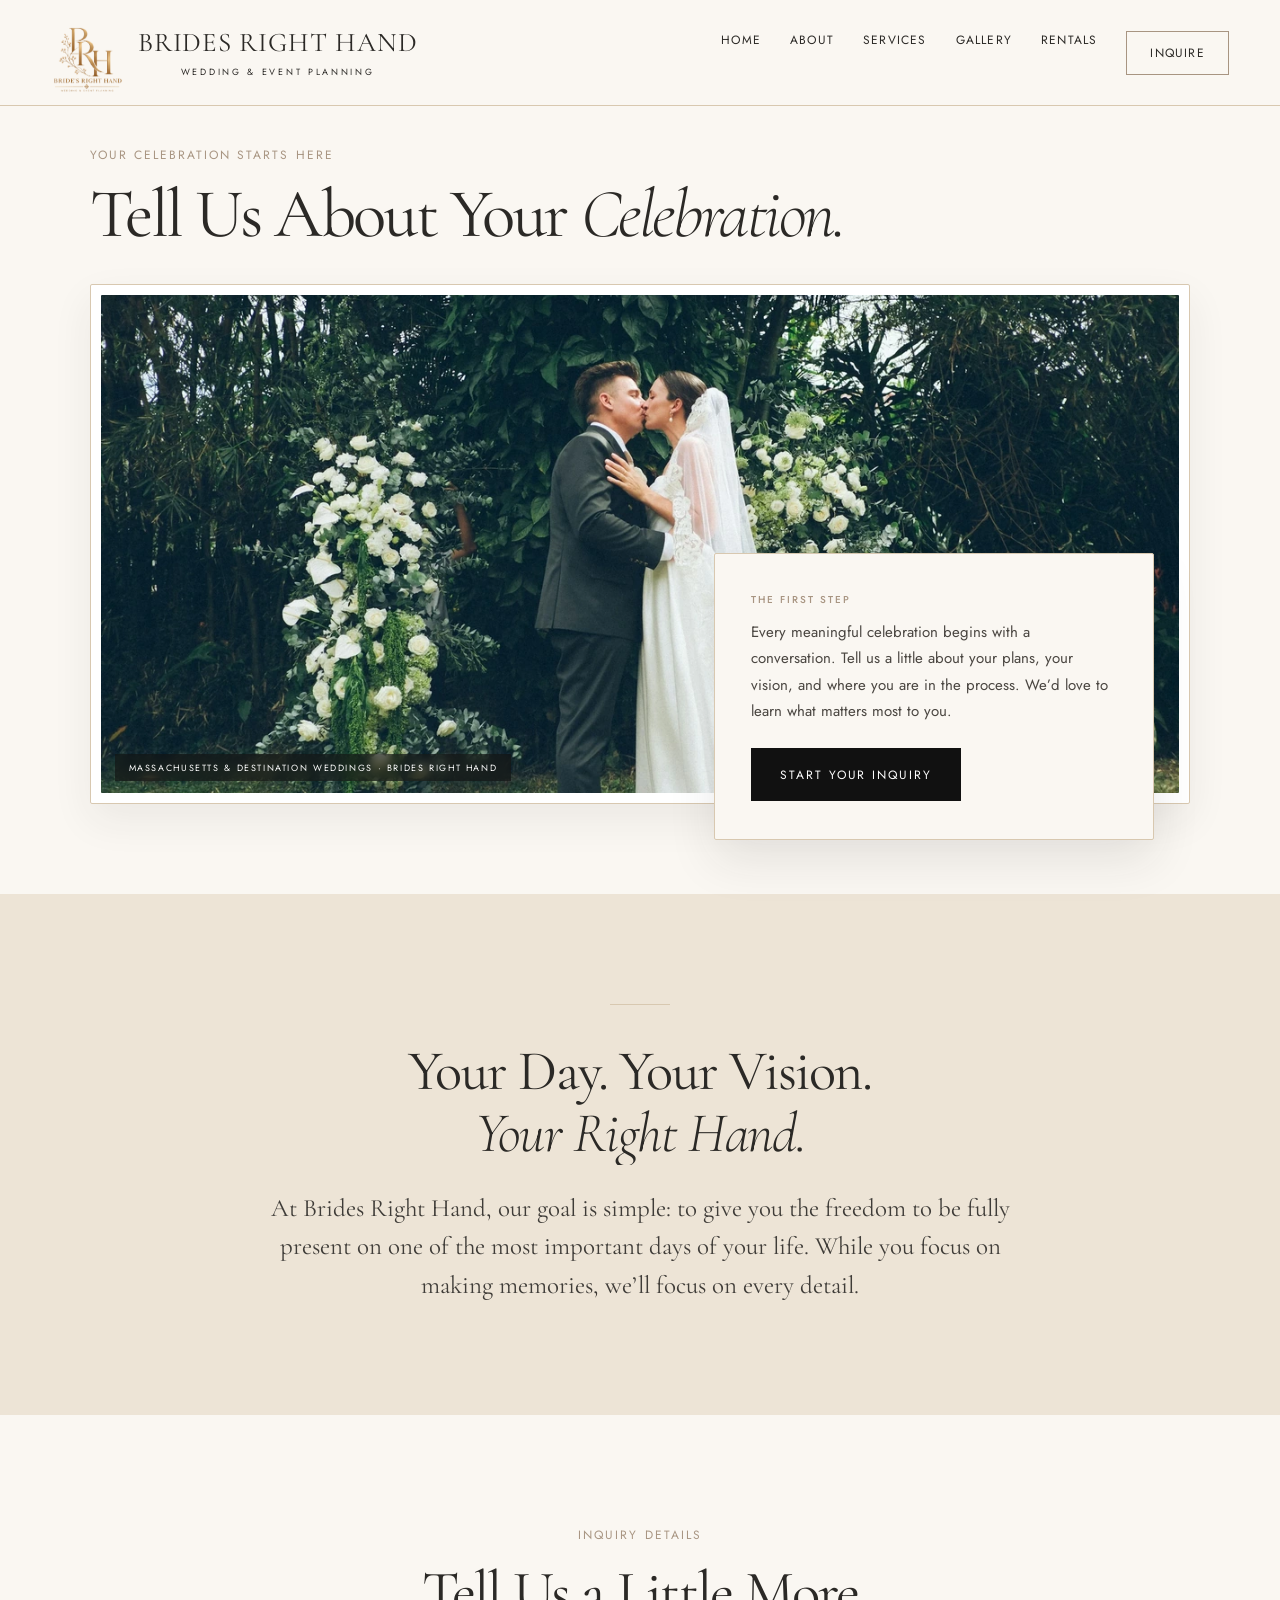
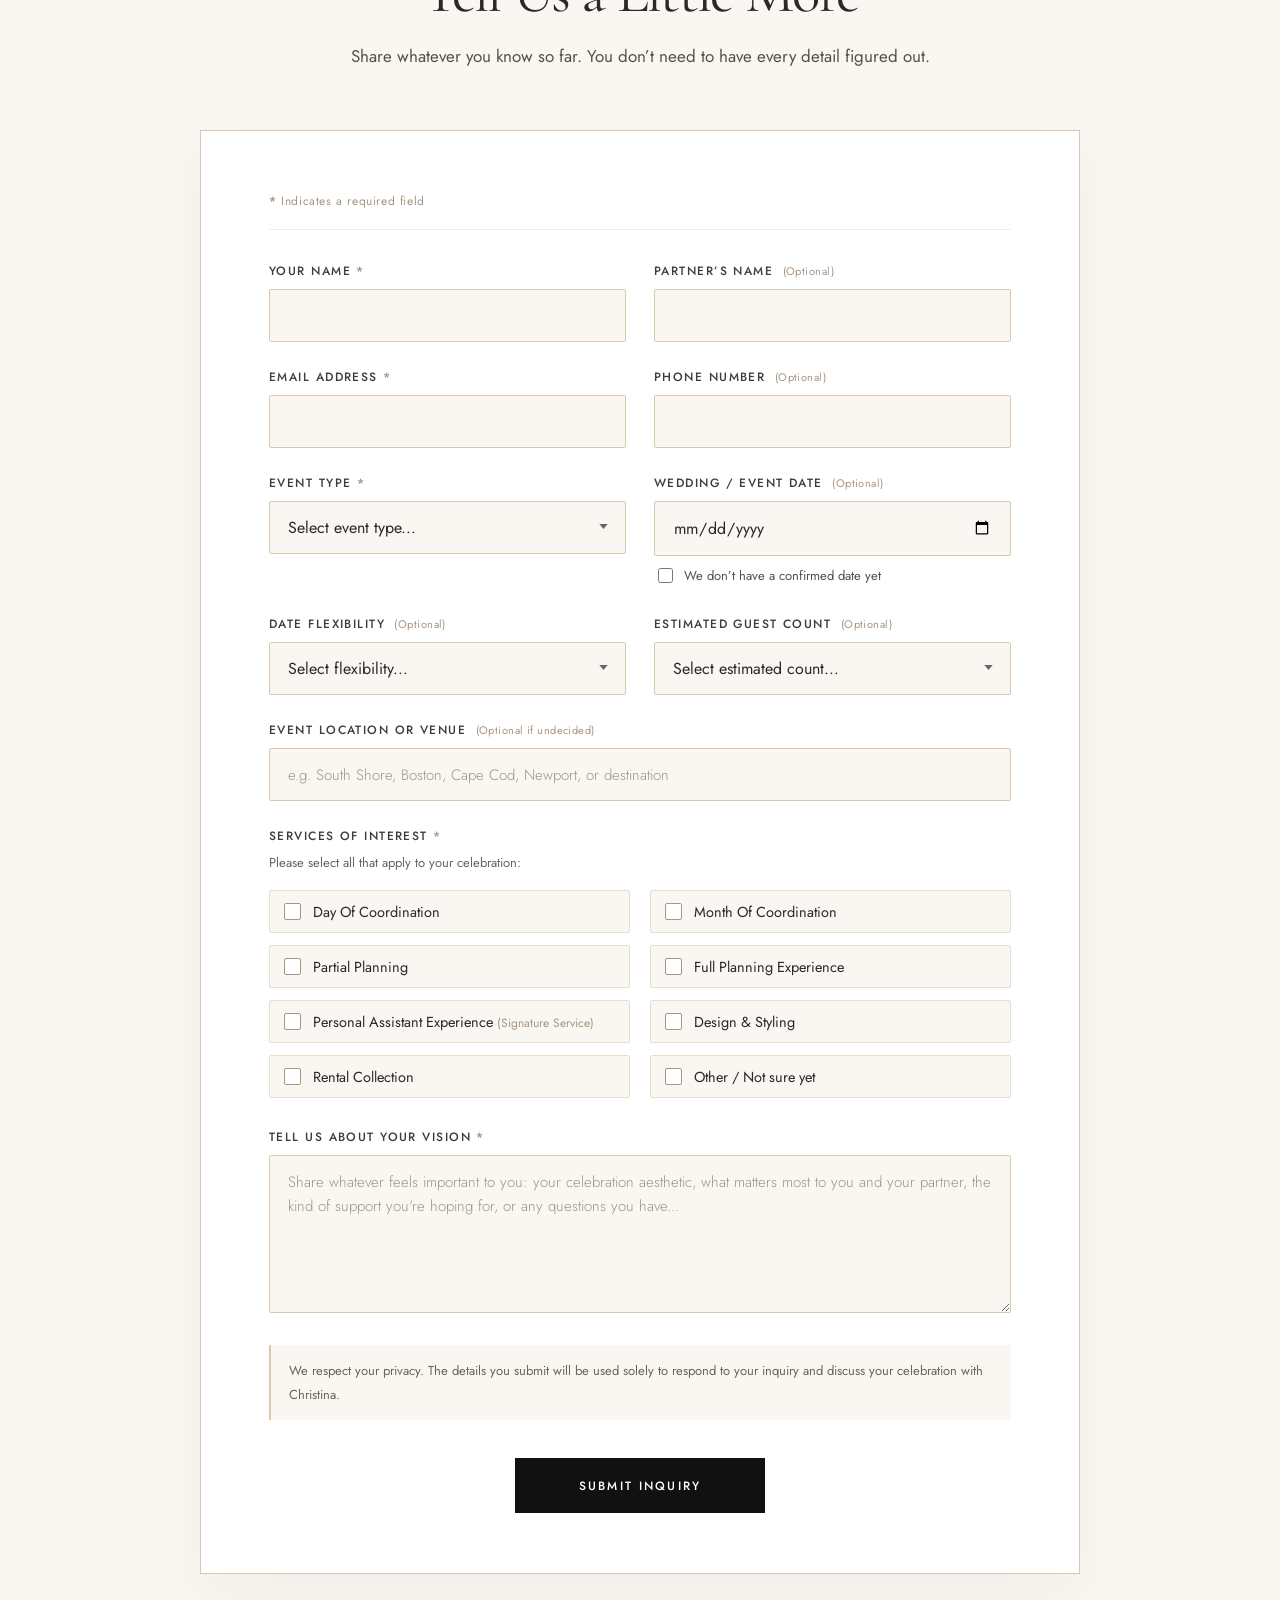
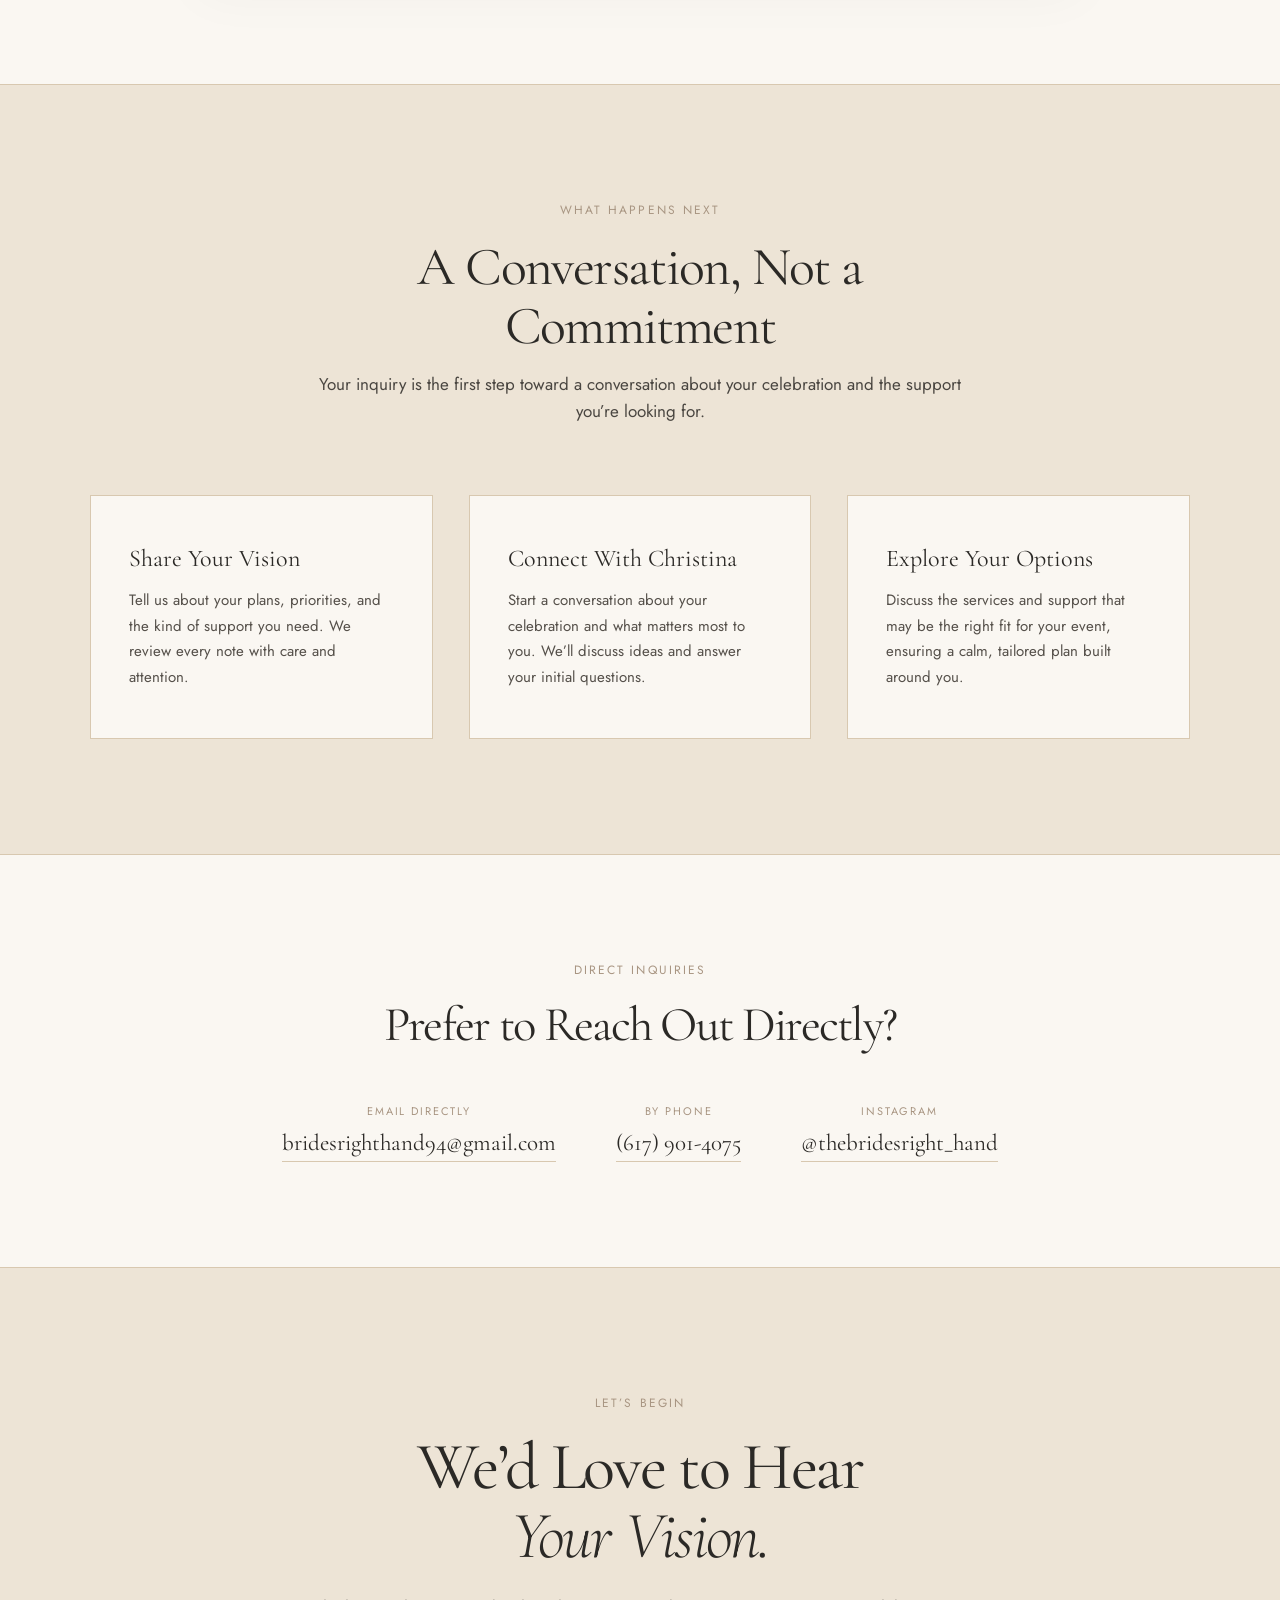
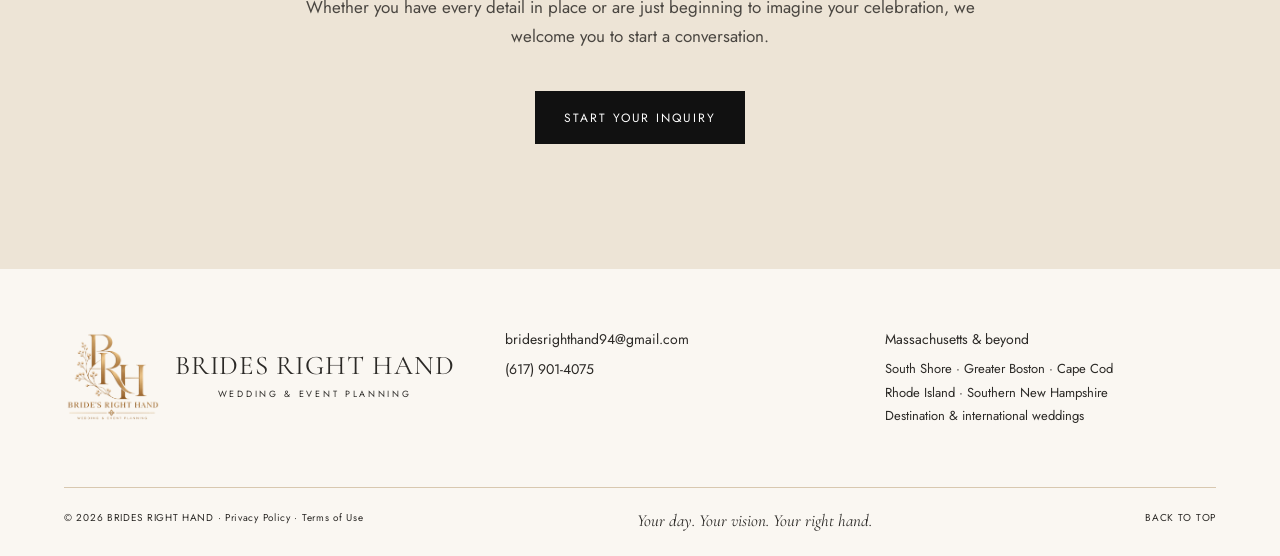
<file: inquire.html>
<!doctype html>
<html lang="en">
<head>
    <meta charset="utf-8">
    <meta http-equiv="refresh" content="0; url=contact.html">
    <link rel="canonical" href="contact.html">
    <title>Redirecting to Brides Right Hand Contact & Inquire...</title>
    <script>window.location.replace("contact.html");</script>
</head>
<body>
    <p>Redirecting to <a href="contact.html">Contact & Inquire</a>...</p>
</body>
</html>
</file>
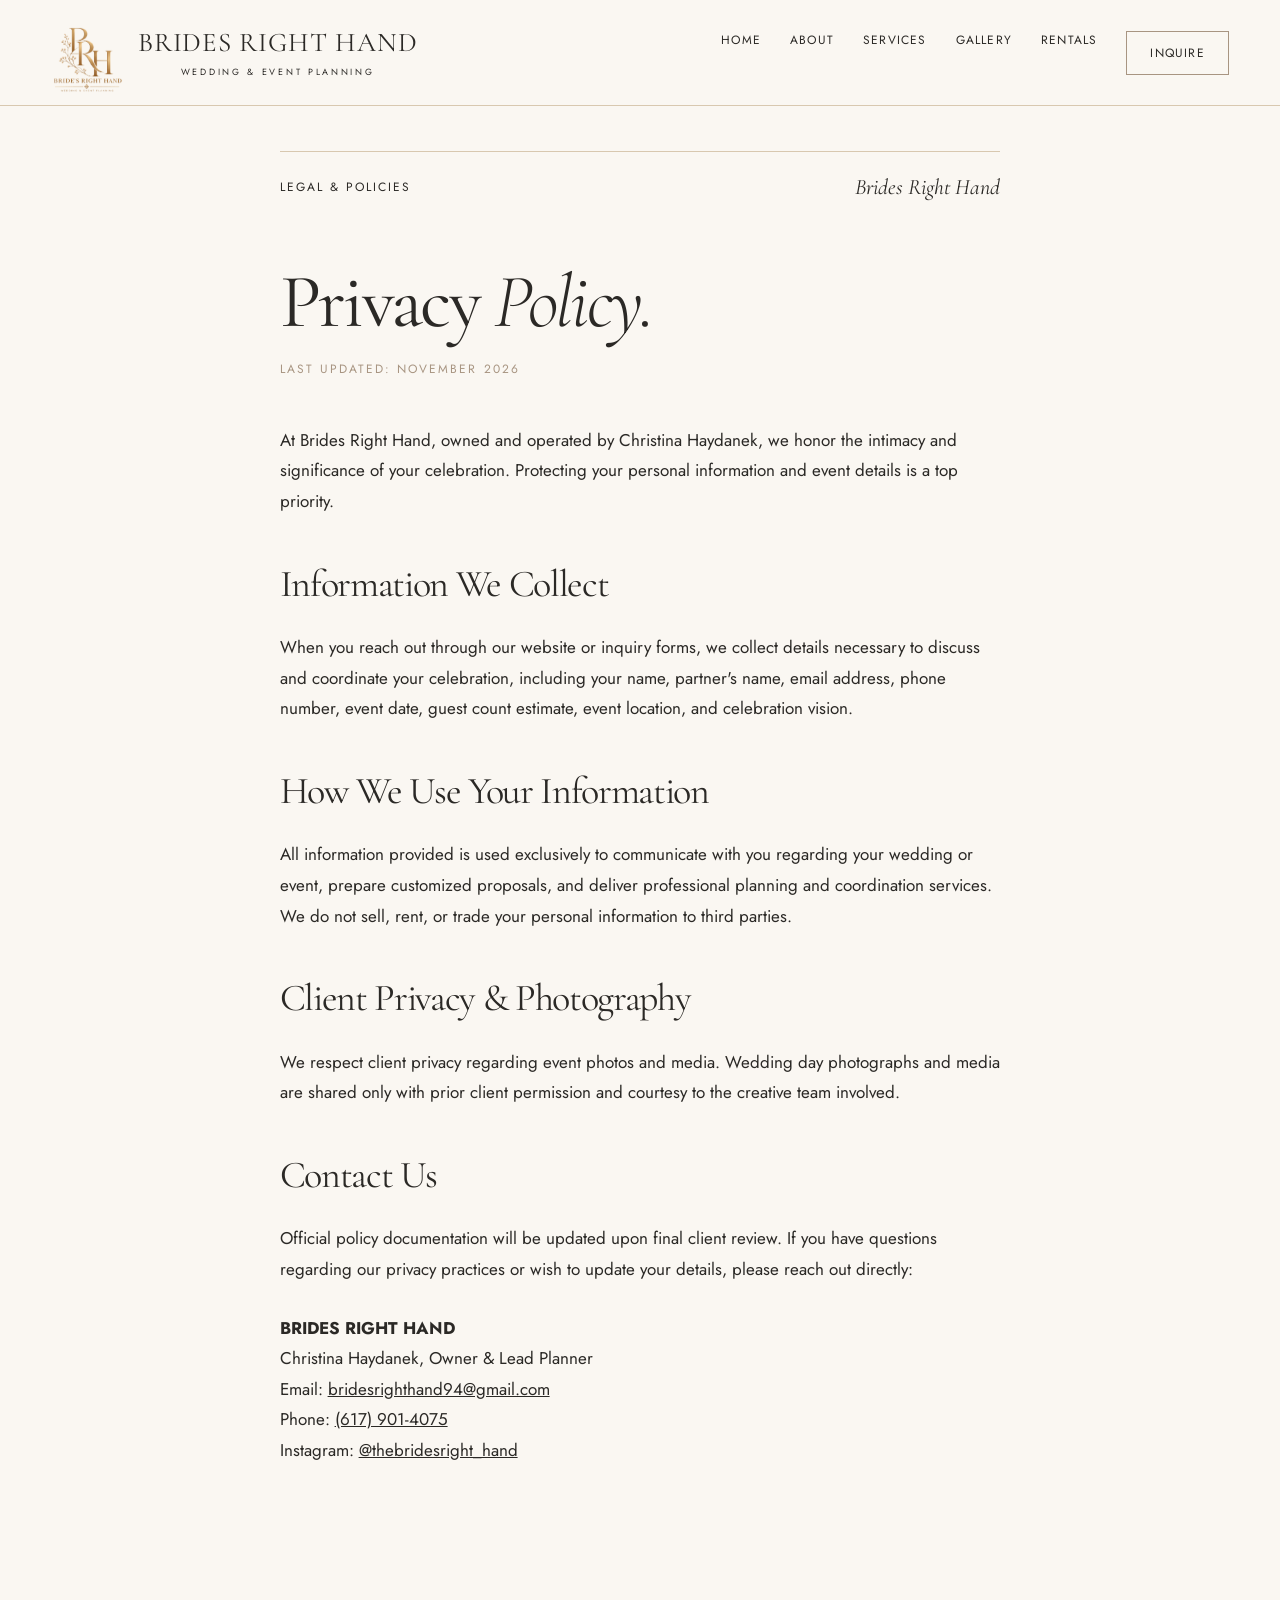
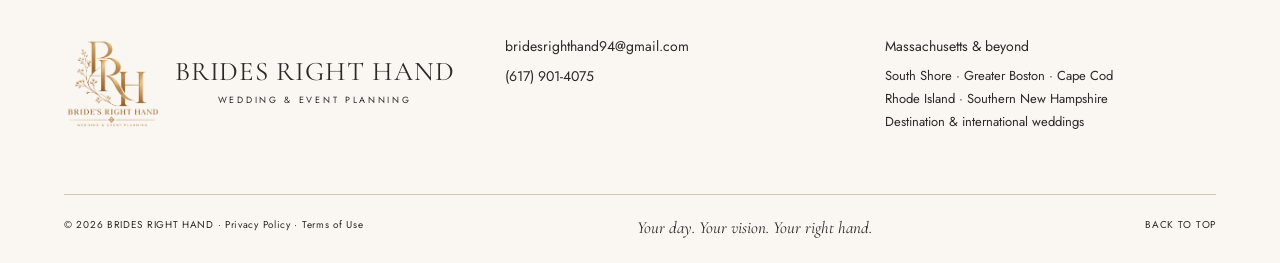
<file: privacy.html>
<!doctype html>
<html lang="en">

<head>
    <meta charset="utf-8">
    <meta name="viewport" content="width=device-width,initial-scale=1">
    <title>Privacy Policy | Brides Right Hand | Wedding & Event Planning</title>
    <meta name="description"
        content="Privacy Policy for Brides Right Hand. Learn how we handle and protect your celebration details and personal information.">
    <link rel="icon"
        href="data:image/svg+xml,%3Csvg xmlns='http://www.w3.org/2000/svg' viewBox='0 0 32 32'%3E%3Crect width='32' height='32' fill='%23FAF7F2'/%3E%3Ctext x='5' y='24' font-family='serif' font-size='25'%3EB%3C/text%3E%3C/svg%3E">
    <link rel="preconnect" href="https://fonts.googleapis.com">
    <link
        href="https://fonts.googleapis.com/css2?family=Cormorant+Garamond:ital,wght@0,300;0,400;0,500;1,300;1,400&family=Jost:wght@300;400;500;600&display=swap"
        rel="stylesheet">
    <link rel="stylesheet" href="style.css?v=2.5">
    <script src="app.js?v=2.5" defer></script>
    <script src="motion.js?v=2.5" defer></script>
</head>

<body class="page-policy">
    <div class="reading-progress" aria-hidden="true"></div>
    <a class="skip" href="#main">Skip to content</a>

    <!-- GLOBAL HEADER -->
    <header id="header" class="header-solid">
        <a class="wordmark" href="index.html#home">
            <span class="header-logo-wrapper" aria-hidden="true">
                <img class="header-logo header-logo-white" src="assets/brh-logo-white.png" alt="" width="1254" height="1254" decoding="async">
                <img class="header-logo header-logo-gold" src="assets/brh-full-logo.png" alt="" width="826" height="786" decoding="async">
            </span>
            <span class="wordmark-text">BRIDES RIGHT HAND<span>WEDDING & EVENT PLANNING</span></span>
        </a>
        <nav aria-label="Main navigation">
            <a href="index.html#home">Home</a>
            <a href="about.html">About</a>
            <a href="services.html">Services</a>
            <a href="gallery/gallery.html">Gallery</a>
            <a href="index.html#rentals">Rentals</a>
            <a href="contact.html" class="header-inquire">Inquire</a>
        </nav>
        <button class="menu-toggle" aria-expanded="false" aria-controls="mobile-menu" aria-label="Open menu">
            <span></span><span></span>
        </button>
    </header>

    <!-- MOBILE NAVIGATION DIALOG -->
    <dialog id="mobile-menu">
        <button class="menu-close" aria-label="Close menu">Close ×</button>
        <span class="eyebrow">BRIDES RIGHT HAND</span>
        <nav aria-label="Mobile navigation">
            <a href="index.html#home">Home</a>
            <a href="about.html">About</a>
            <a href="services.html">Services</a>
            <a href="gallery/gallery.html">Gallery</a>
            <a href="index.html#rentals">Rentals</a>
            <a href="contact.html">Inquire</a>
        </nav>
        <img src="assets/optimized/photo-sweetheart-table-600w.webp"
            srcset="assets/optimized/photo-sweetheart-table-600w.webp 600w, assets/optimized/photo-sweetheart-table-1200w.webp 1200w"
            sizes="(max-width: 600px) 100vw, 400px"
            alt="Candlelit wedding reception sweetheart table with draped backdrop and floral centerpiece"
            loading="lazy" width="600" height="900">
        <p>Your day. Your vision. Your right hand.</p>
    </dialog>

    <main id="main">
        <section class="section" style="padding-top: 150px; max-width: 900px; margin: 0 auto;">
            <div class="section-top reveal">
                <span class="eyebrow">LEGAL &amp; POLICIES</span>
                <span class="small-serif">Brides Right Hand</span>
            </div>
            
            <div class="reveal" style="margin-bottom: 45px;">
                <h1 style="font-size: clamp(48px, 6vw, 76px); margin-bottom: 20px;">Privacy <em>Policy.</em></h1>
                <p class="eyebrow" style="color: var(--taupe); margin-bottom: 30px;">LAST UPDATED: NOVEMBER 2026</p>
            </div>

            <div class="reveal" style="display: flex; flex-direction: column; gap: 28px; line-height: 1.8;">
                <p>At Brides Right Hand, owned and operated by Christina Haydanek, we honor the intimacy and significance of your celebration. Protecting your personal information and event details is a top priority.</p>
                
                <h2 style="font-size: clamp(28px, 3vw, 38px); margin-top: 20px;">Information We Collect</h2>
                <p>When you reach out through our website or inquiry forms, we collect details necessary to discuss and coordinate your celebration, including your name, partner's name, email address, phone number, event date, guest count estimate, event location, and celebration vision.</p>

                <h2 style="font-size: clamp(28px, 3vw, 38px); margin-top: 20px;">How We Use Your Information</h2>
                <p>All information provided is used exclusively to communicate with you regarding your wedding or event, prepare customized proposals, and deliver professional planning and coordination services. We do not sell, rent, or trade your personal information to third parties.</p>

                <h2 style="font-size: clamp(28px, 3vw, 38px); margin-top: 20px;">Client Privacy &amp; Photography</h2>
                <p>We respect client privacy regarding event photos and media. Wedding day photographs and media are shared only with prior client permission and courtesy to the creative team involved.</p>

                <h2 style="font-size: clamp(28px, 3vw, 38px); margin-top: 20px;">Contact Us</h2>
                <p>Official policy documentation will be updated upon final client review. If you have questions regarding our privacy practices or wish to update your details, please reach out directly:</p>
                <p>
                    <strong>BRIDES RIGHT HAND</strong><br>
                    Christina Haydanek, Owner &amp; Lead Planner<br>
                    Email: <a href="mailto:bridesrighthand94@gmail.com" style="text-decoration: underline;">bridesrighthand94@gmail.com</a><br>
                    Phone: <a href="tel:+16179014075" style="text-decoration: underline;">(617) 901-4075</a><br>
                    Instagram: <a href="https://www.instagram.com/thebridesright_hand/" target="_blank" rel="noopener" style="text-decoration: underline;">@thebridesright_hand</a>
                </p>
            </div>
        </section>
    </main>

    <!-- GLOBAL FOOTER -->
    <footer>
        <div class="footer-top">
            <a class="wordmark" href="index.html#home">
                <img class="footer-logo" src="assets/brh-full-logo.png" alt="Bride’s Right Hand logo" width="826" height="786">
                <span class="wordmark-text">BRIDES RIGHT HAND<span>WEDDING & EVENT PLANNING</span></span>
            </a>
            <div>
                <a href="mailto:bridesrighthand94@gmail.com">bridesrighthand94@gmail.com</a>
                <a href="tel:+16179014075">(617) 901-4075</a>
            </div>
            <div>
                <span>Massachusetts & beyond</span>
                <p>South Shore · Greater Boston · Cape Cod<br>Rhode Island · Southern New Hampshire<br>Destination & international weddings</p>
            </div>
        </div>
        <div class="footer-bottom">
            <span>© <span id="year">2026</span> BRIDES RIGHT HAND · <a href="privacy.html">Privacy Policy</a> · <a href="terms.html">Terms of Use</a></span>
            <span>Your day. Your vision. Your right hand.</span>
            <a href="#main">BACK TO TOP</a>
        </div>
    </footer>
</body>

</html>
</file>
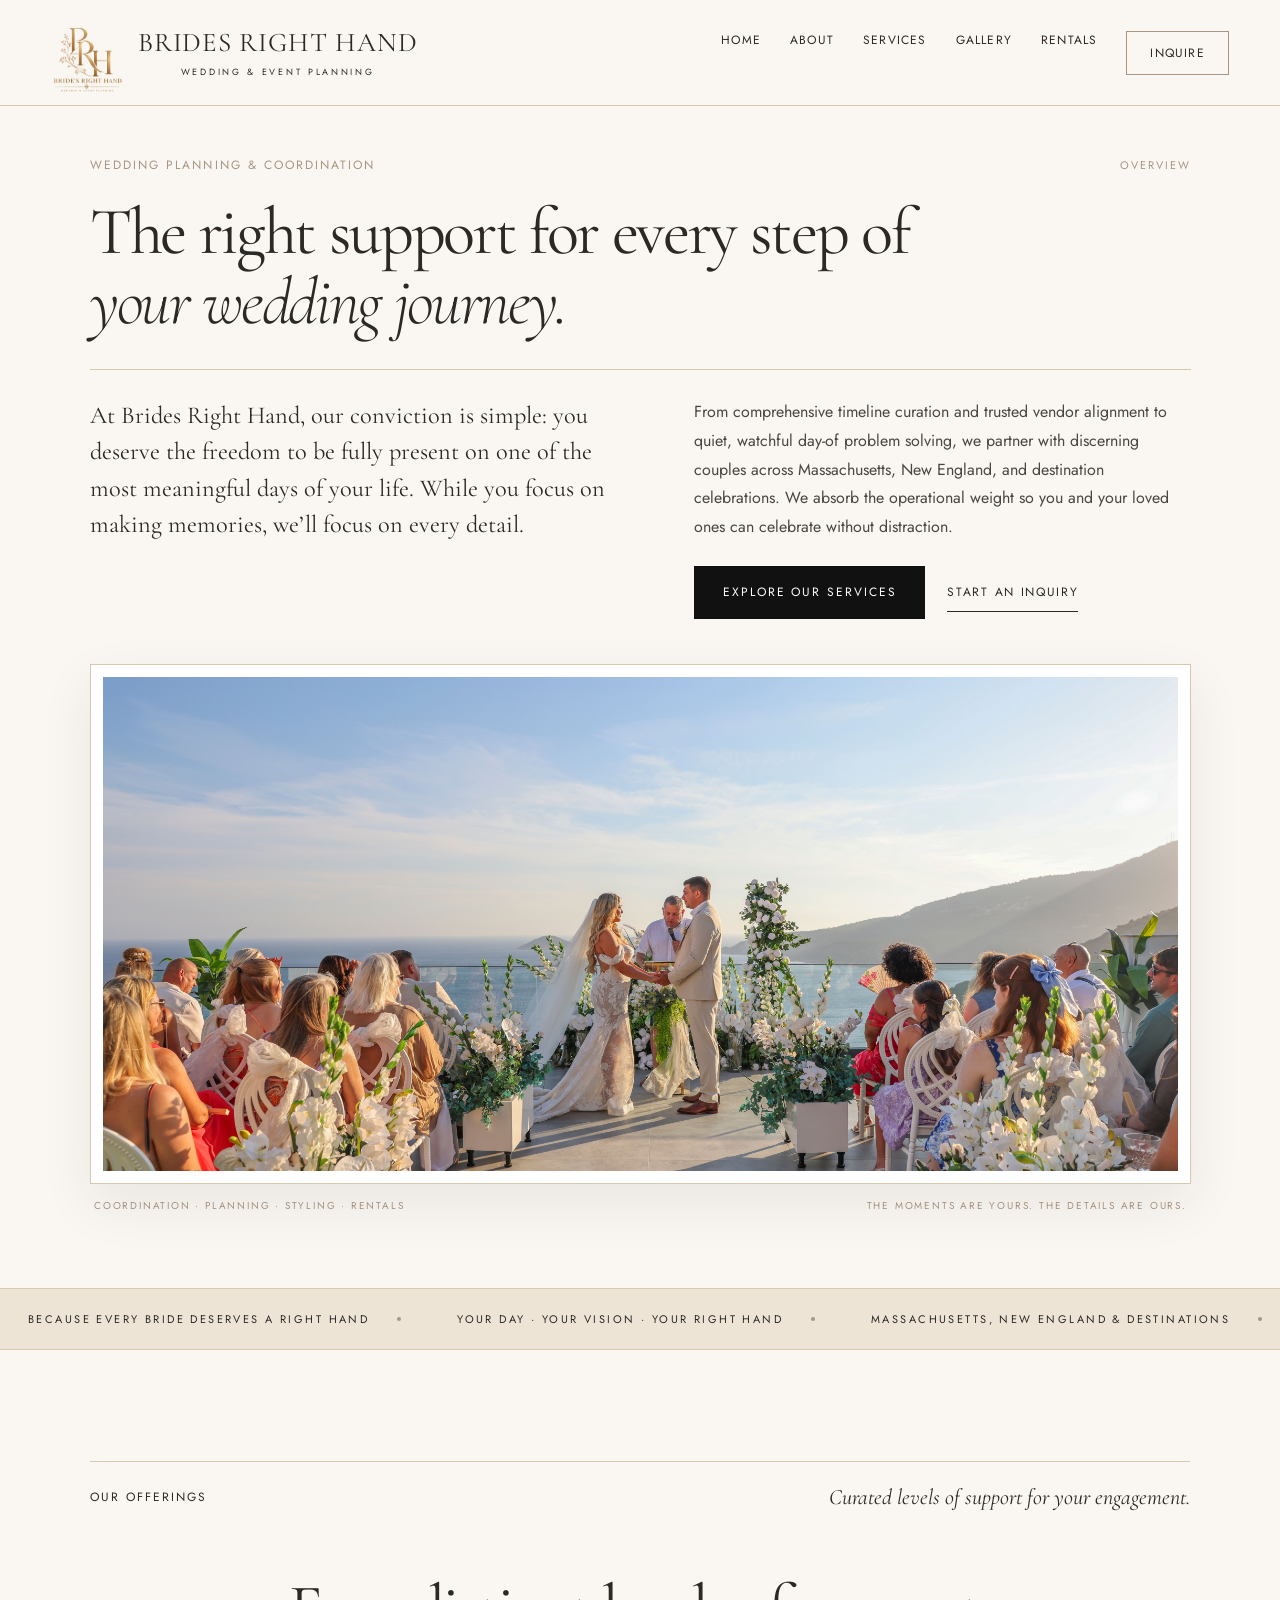
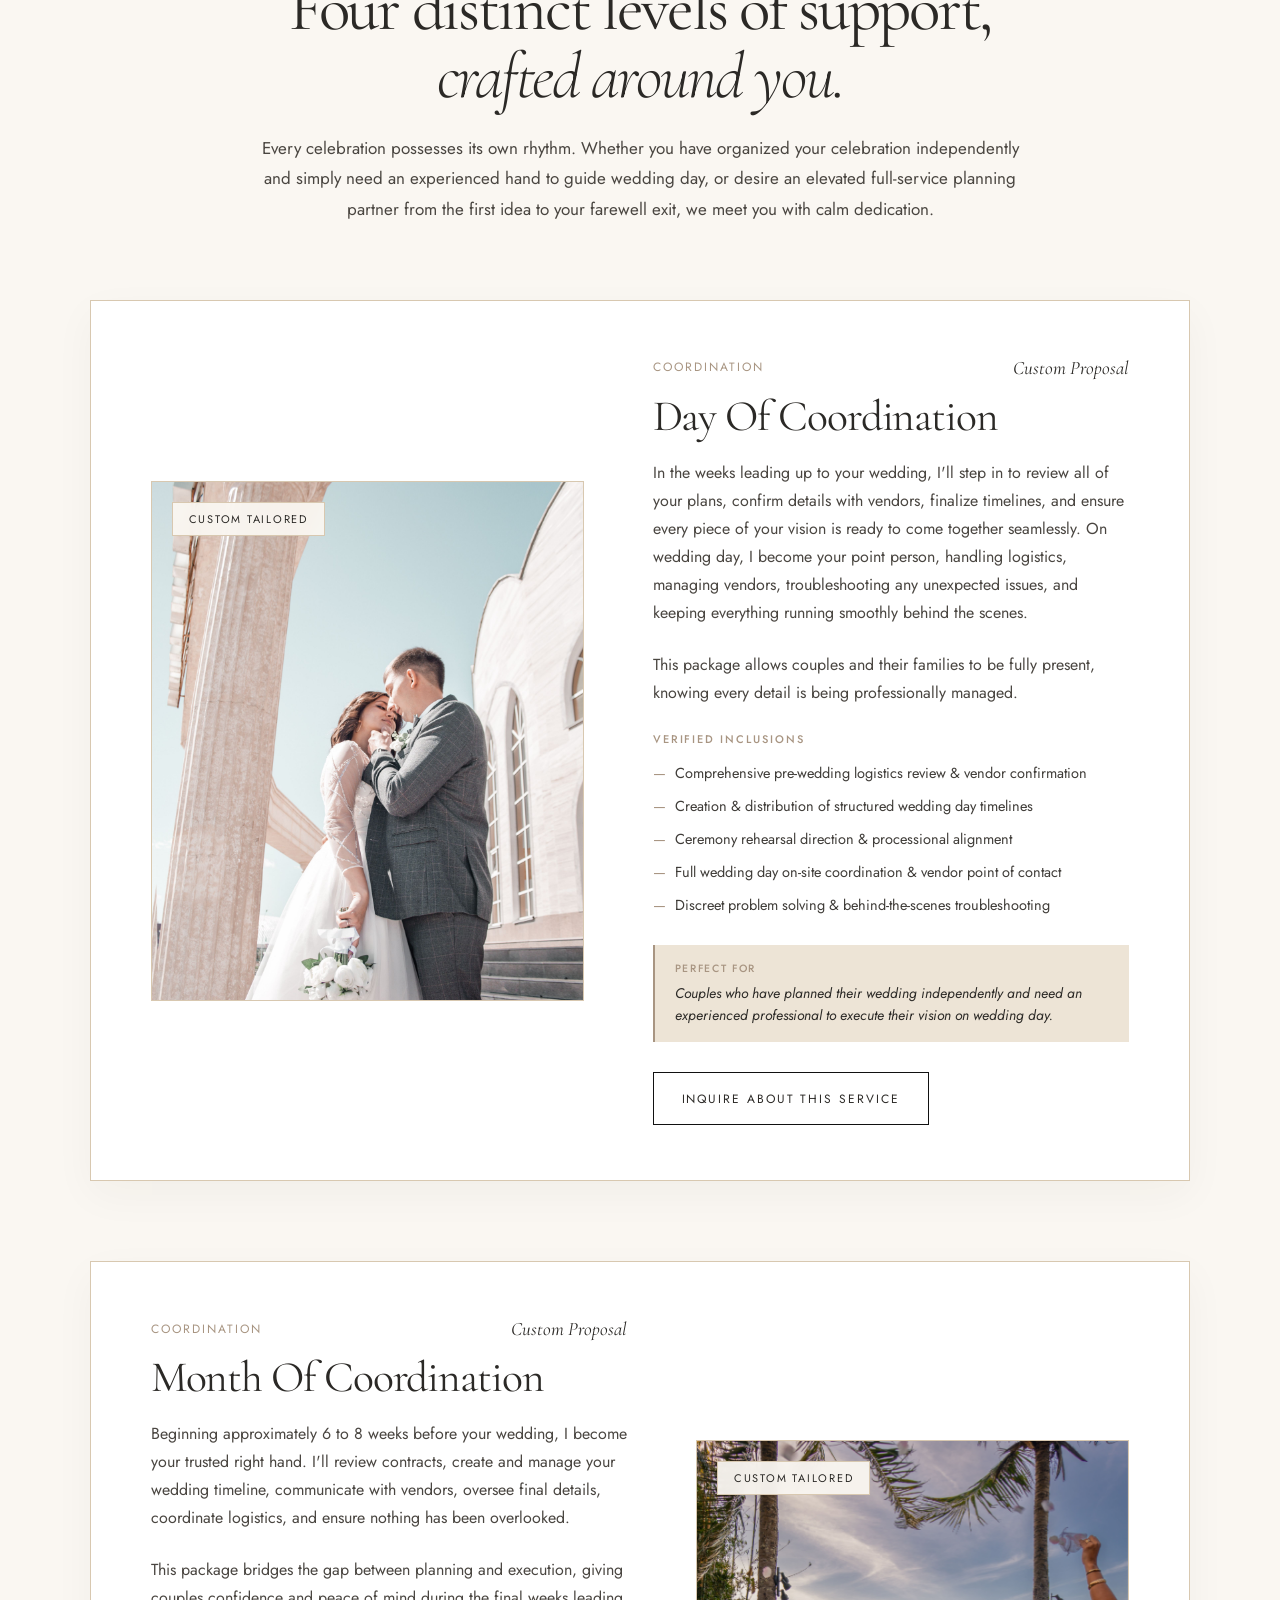
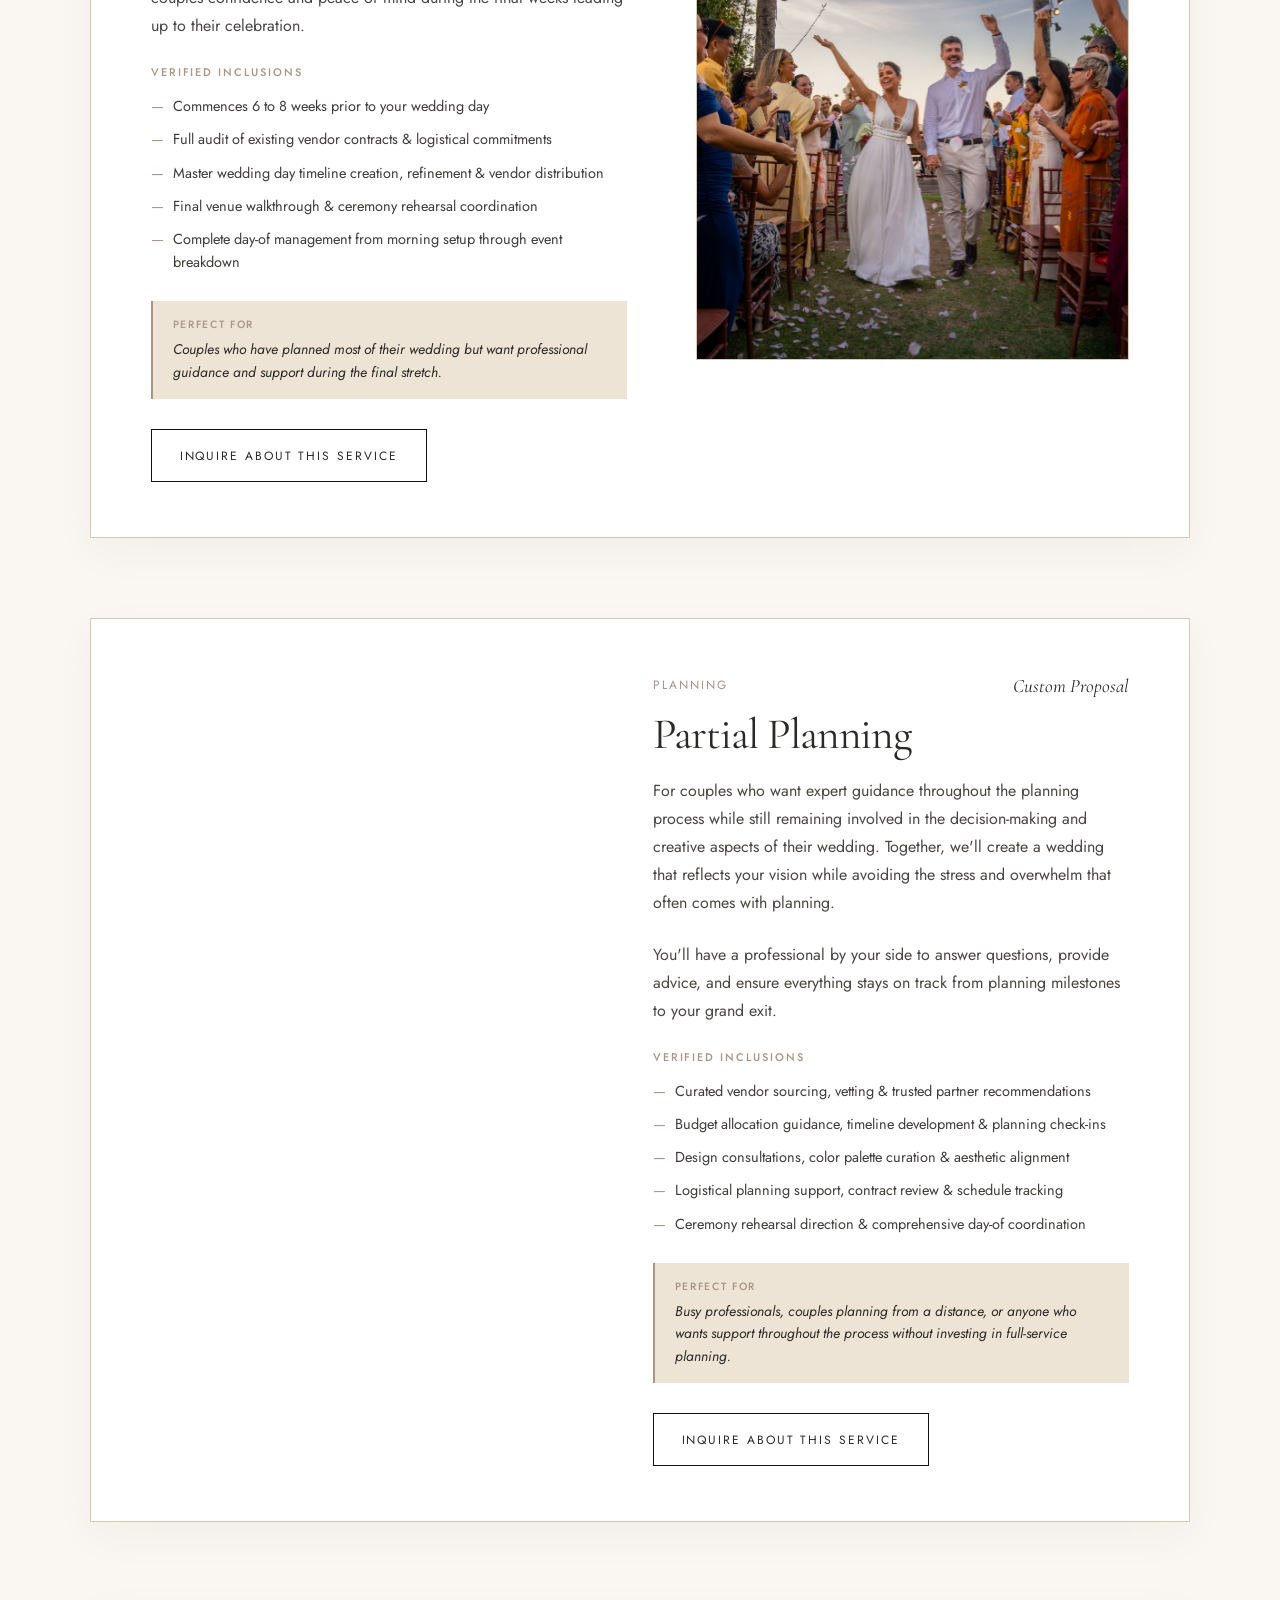
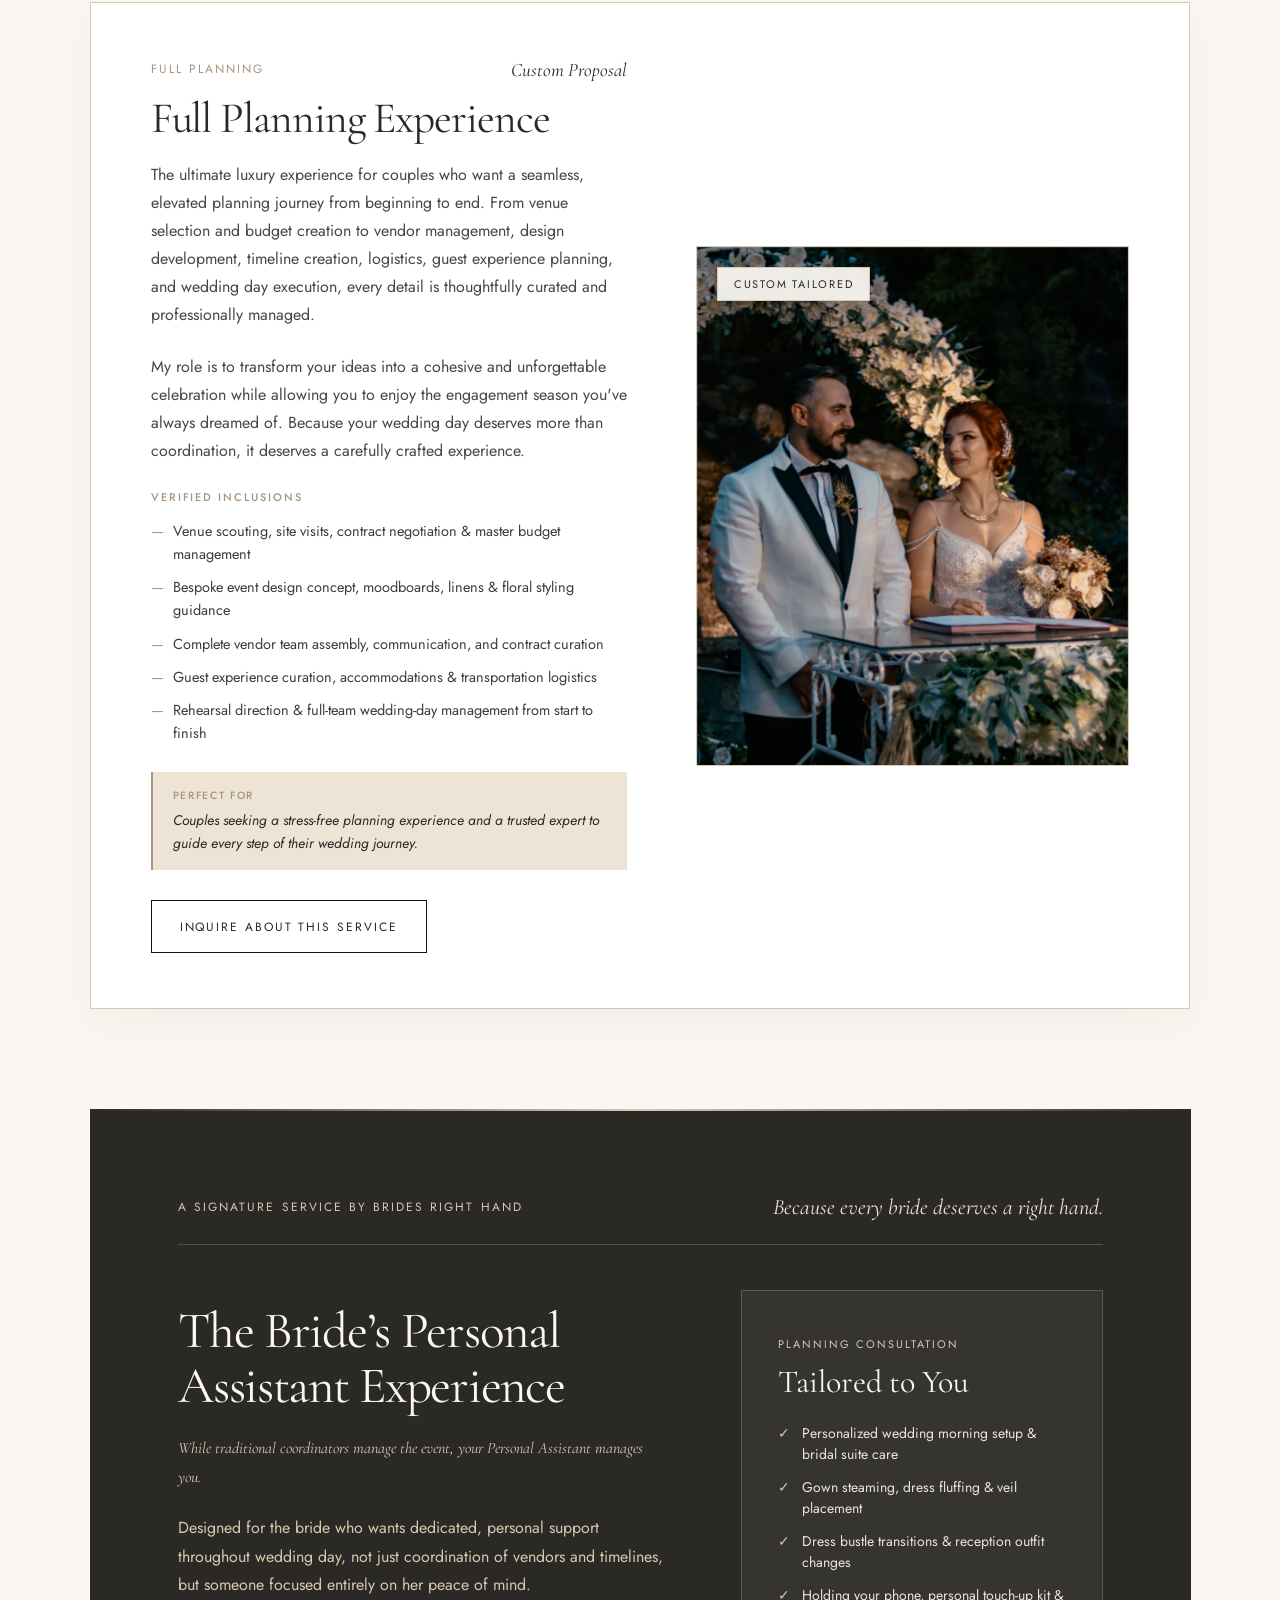
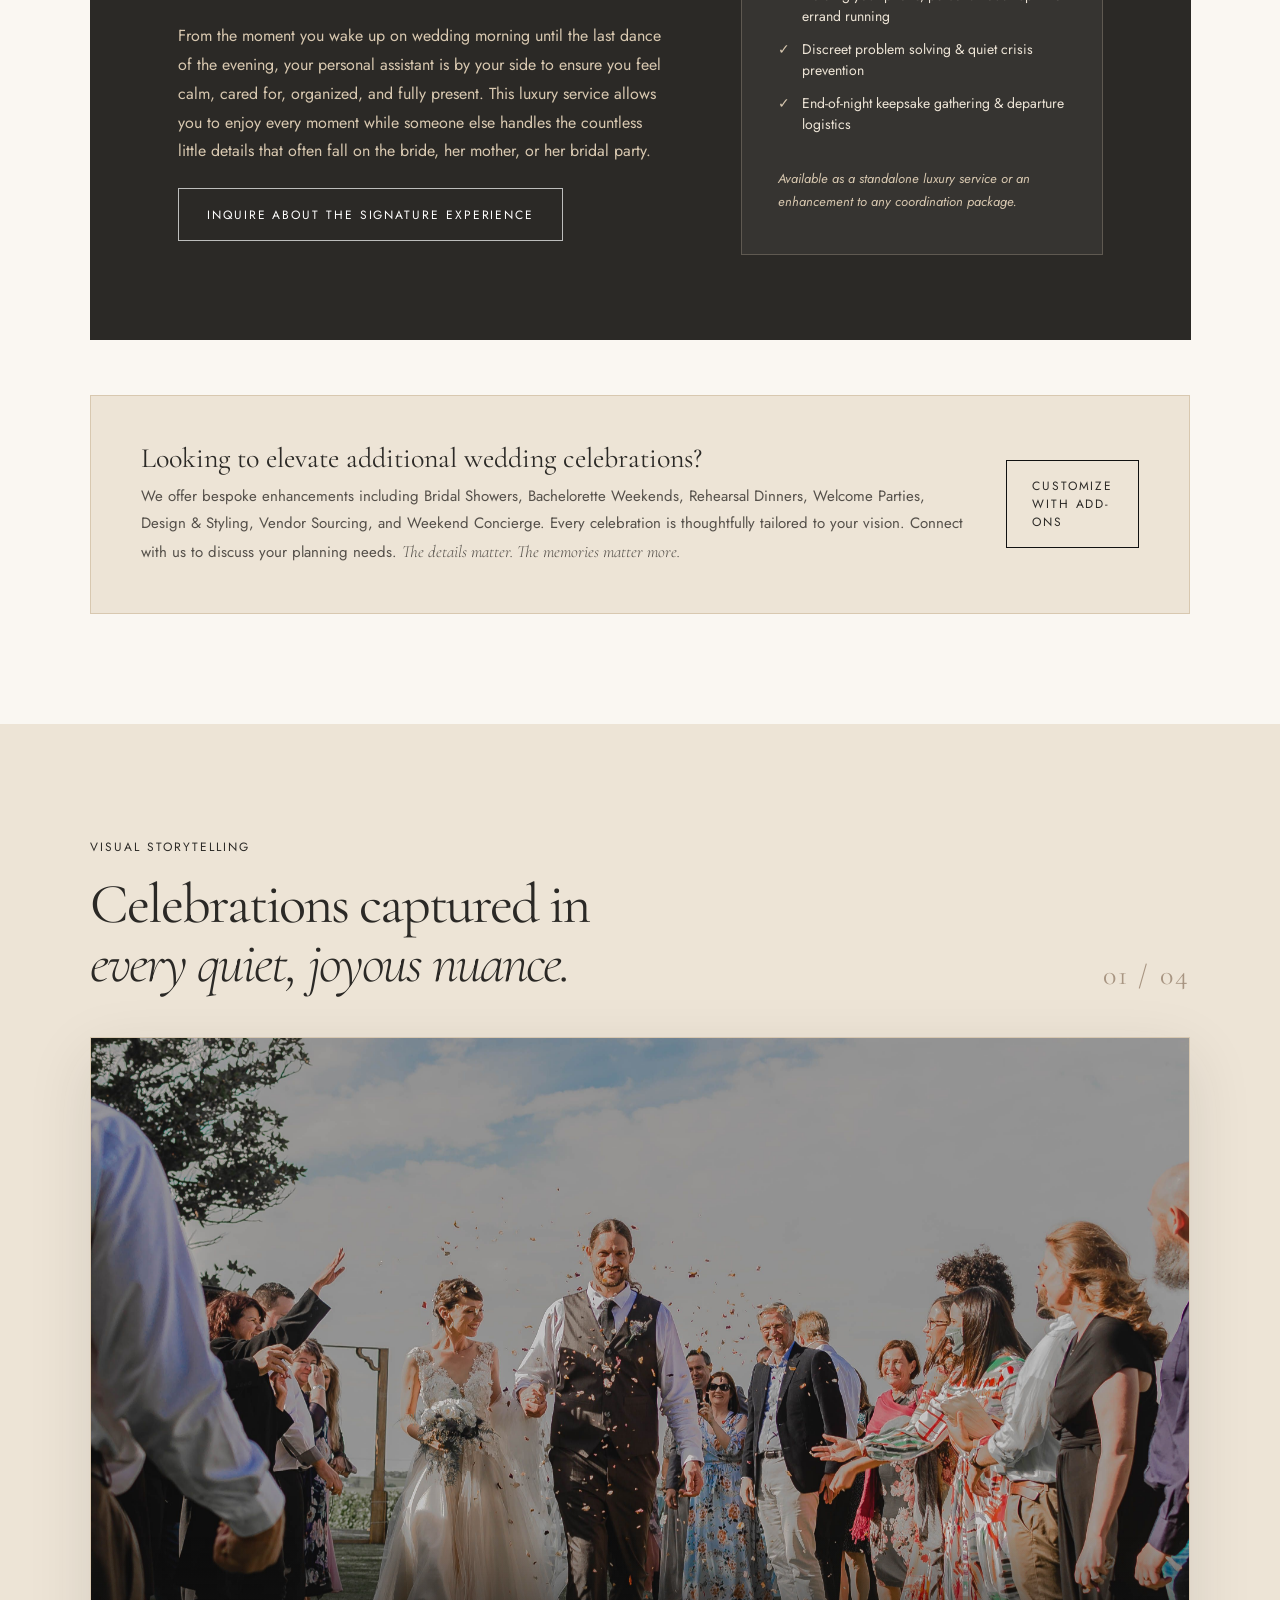
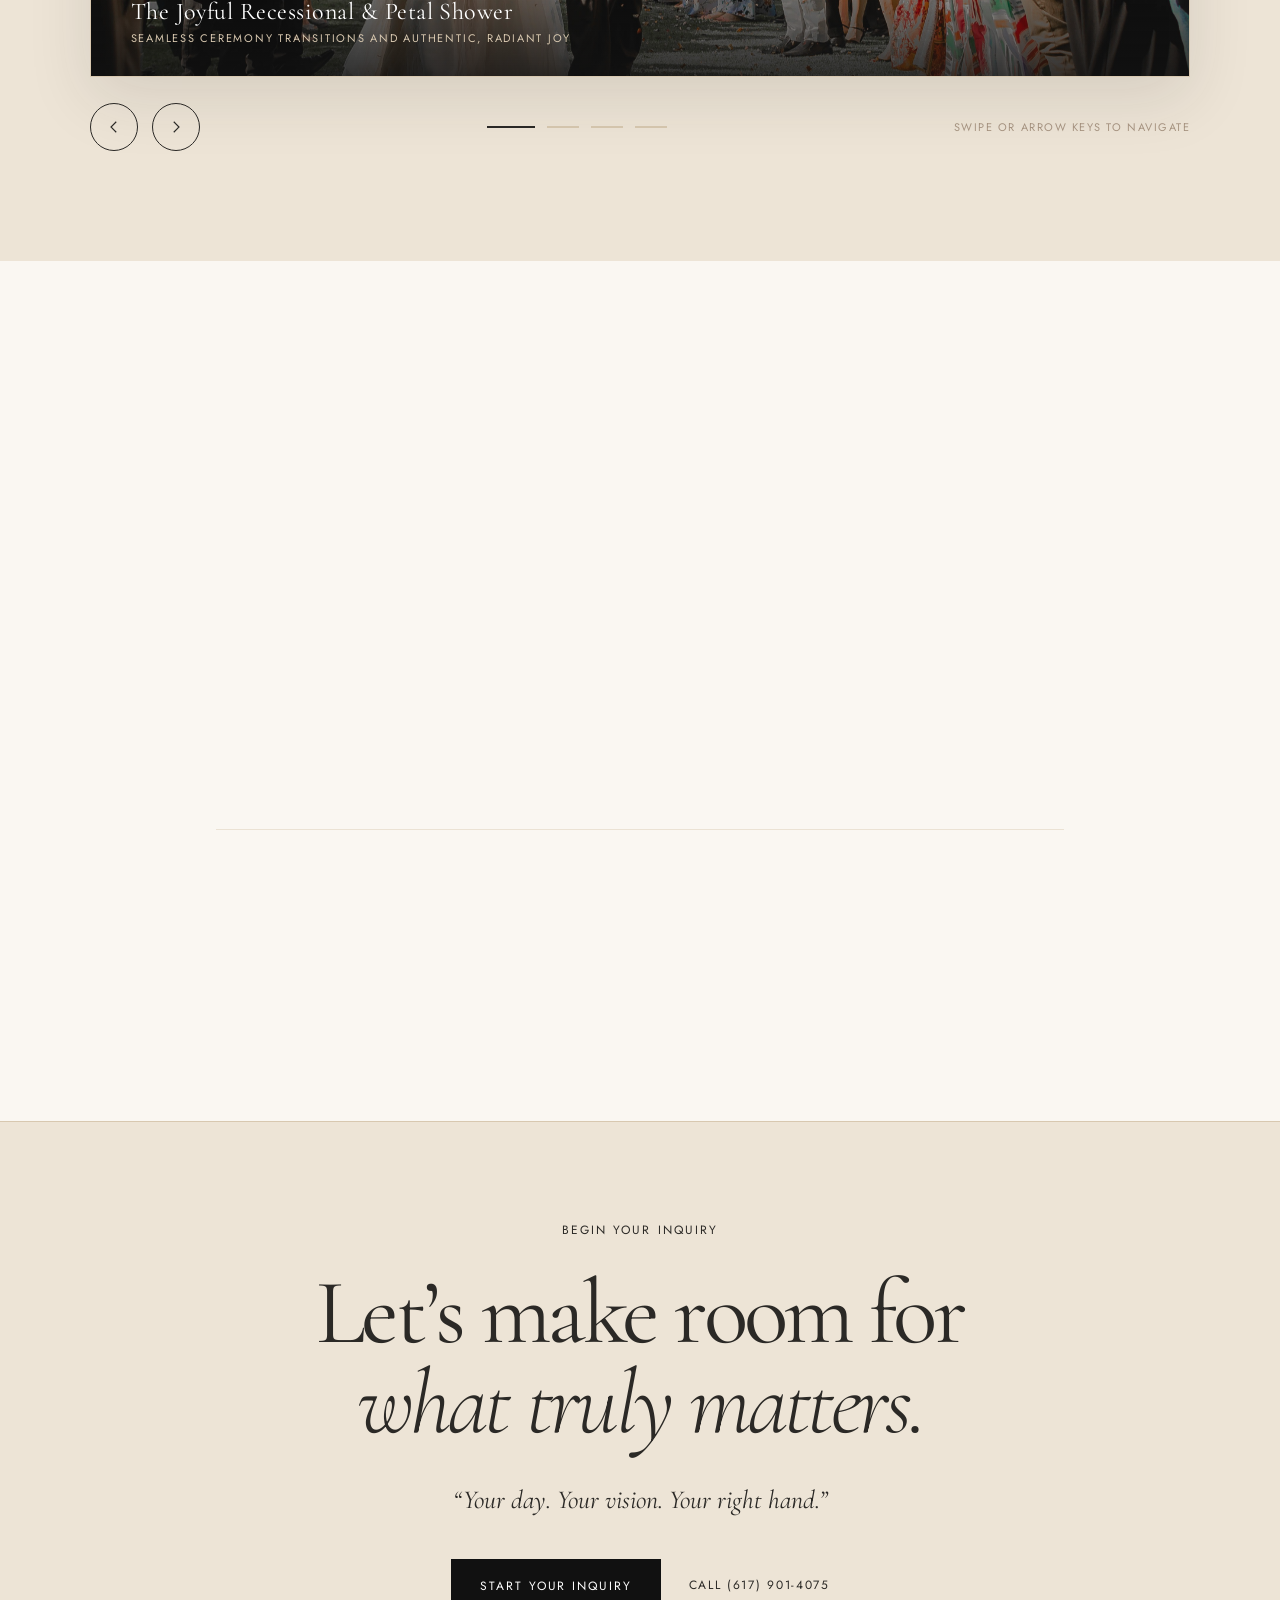
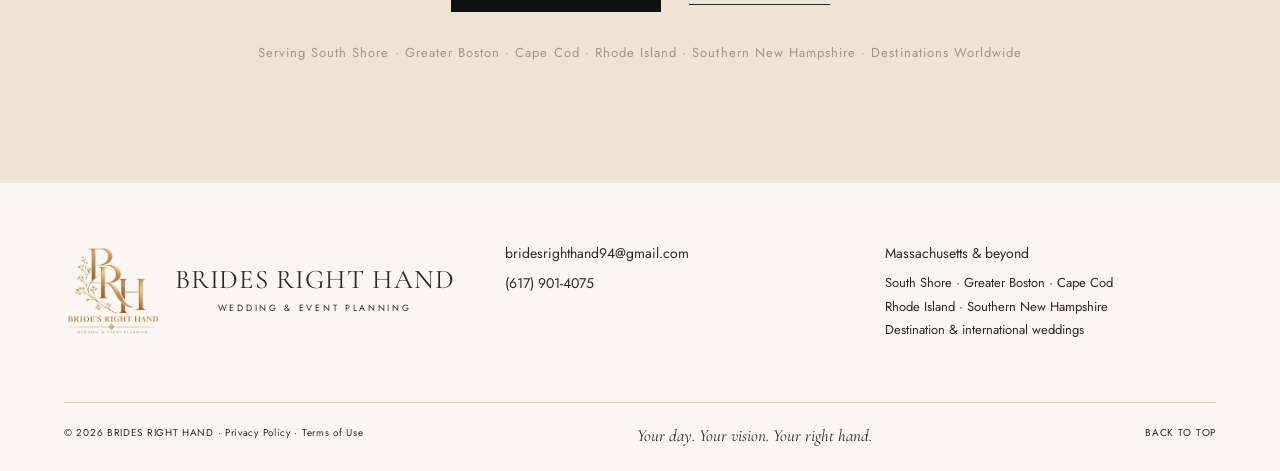
<file: services.html>
<!doctype html>
<html lang="en">

<head>
    <meta charset="utf-8">
    <meta name="viewport" content="width=device-width,initial-scale=1">
    <title>Services | Brides Right Hand | Wedding & Event Planning</title>
    <meta name="description"
        content="Explore Day Of Coordination, Month Of Coordination, Partial Planning, and the Full Planning Experience with Christina Haydanek at Brides Right Hand in Massachusetts and beyond.">
    <link rel="icon"
        href="data:image/svg+xml,%3Csvg xmlns='http://www.w3.org/2000/svg' viewBox='0 0 32 32'%3E%3Crect width='32' height='32' fill='%23FAF7F2'/%3E%3Ctext x='5' y='24' font-family='serif' font-size='25'%3EB%3C/text%3E%3C/svg%3E">
    <link rel="preconnect" href="https://fonts.googleapis.com">
    <link
        href="https://fonts.googleapis.com/css2?family=Cormorant+Garamond:ital,wght@0,300;0,400;0,500;1,300;1,400&family=Jost:wght@300;400;500&display=swap"
        rel="stylesheet">
    <link rel="stylesheet" href="style.css?v=2.4">
    <script src="app.js?v=2.4" defer></script>
    <script src="motion.js?v=2.4" defer></script>
    <script src="services.js?v=2.4" defer></script>
</head>

<body class="page-services">
    <div class="reading-progress" aria-hidden="true"></div>
    <a class="skip" href="#main">Skip to content</a>

    <header id="header" class="header-solid">
        <a class="wordmark" href="index.html#home">
            <span class="header-logo-wrapper" aria-hidden="true">
                <img class="header-logo header-logo-white" src="assets/brh-logo-white.png" alt="" width="1254" height="1254" decoding="async">
                <img class="header-logo header-logo-gold" src="assets/brh-full-logo.png" alt="" width="826" height="786" decoding="async">
            </span>
            <span class="wordmark-text">BRIDES RIGHT HAND<span>WEDDING & EVENT PLANNING</span></span>
        </a>
        <nav aria-label="Main navigation">
            <a href="index.html#home">Home</a>
            <a href="about.html">About</a>
            <a href="services.html" aria-current="page">Services</a>
            <a href="gallery/gallery.html">Gallery</a>
            <a href="index.html#rentals">Rentals</a>
            <a href="contact.html" class="header-inquire">Inquire</a>
        </nav>
        <button class="menu-toggle" aria-expanded="false" aria-controls="mobile-menu" aria-label="Open menu">
            <span></span><span></span>
        </button>
    </header>

    <dialog id="mobile-menu">
        <button class="menu-close" aria-label="Close menu">Close ×</button>
        <span class="eyebrow">BRIDES RIGHT HAND</span>
        <nav aria-label="Mobile navigation">
            <a href="index.html#home">Home</a>
            <a href="about.html">About</a>
            <a href="services.html" aria-current="page">Services</a>
            <a href="gallery/gallery.html">Gallery</a>
            <a href="index.html#rentals">Rentals</a>
            <a href="contact.html">Inquire</a>
        </nav>
        <img src="assets/optimized/photo-sweetheart-table-600w.webp"
            srcset="assets/optimized/photo-sweetheart-table-600w.webp 600w, assets/optimized/photo-sweetheart-table-1200w.webp 1200w"
            sizes="(max-width: 600px) 100vw, 400px"
            alt="Candlelit wedding reception sweetheart table with draped backdrop and floral centerpiece"
            loading="lazy" width="600" height="900">
        <p>Your day. Your vision. Your right hand.</p>
    </dialog>

    <main id="main">
        <!-- SECTION A | HERO -->
        <section class="services-hero section" id="services-hero">
            <div class="services-hero-inner">
                <div class="services-hero-header">
                    <div class="services-hero-eyebrow-bar reveal-slide-left">
                        <span class="eyebrow">WEDDING PLANNING & COORDINATION</span>
                        <span class="services-hero-index" aria-hidden="true">OVERVIEW</span>
                    </div>
                    <h1 class="reveal-slide-left" style="--reveal-delay: 100ms;">The right support for every step of<br><em>your wedding journey.</em></h1>
                    <div class="services-hero-meta-grid reveal-slide-left" style="--reveal-delay: 180ms;">
                        <p class="services-hero-lead">At Brides Right Hand, our conviction is simple: you deserve the freedom to be fully present on one of the most meaningful days of your life. While you focus on making memories, we’ll focus on every detail.</p>
                        <div class="services-hero-subcopy-wrap">
                            <p class="services-hero-subcopy">From comprehensive timeline curation and trusted vendor alignment to quiet, watchful day-of problem solving, we partner with discerning couples across Massachusetts, New England, and destination celebrations. We absorb the operational weight so you and your loved ones can celebrate without distraction.</p>
                            <div class="services-hero-actions">
                                <a class="button dark" href="#services-overview">EXPLORE OUR SERVICES</a>
                                <a class="text-link" href="contact.html">START AN INQUIRY</a>
                            </div>
                        </div>
                    </div>
                </div>

                <figure class="services-hero-banner reveal-scale-down" style="--reveal-delay: 260ms;">
                    <div class="services-hero-frame">
                        <img src="wedding stock pics/pexels-ahmetcotur-29560845.jpg"
                            alt="Bride and groom exchanging vows at an elegant seaside cliffside wedding ceremony venue"
                            fetchpriority="high" width="8192" height="5464">
                    </div>
                    <div class="services-hero-caption-strip">
                        <span>COORDINATION · PLANNING · STYLING · RENTALS</span>
                        <span>THE MOMENTS ARE YOURS. THE DETAILS ARE OURS.</span>
                    </div>
                </figure>
            </div>
        </section>

        <!-- SECTION B | BRAND STATEMENT STRIP -->
        <aside class="services-strip reveal-fade" aria-label="Brand statement ticker">
            <div class="services-strip-track">
                <span class="strip-item">Because every bride deserves a right hand <span class="strip-bullet" aria-hidden="true"></span></span>
                <span class="strip-item">Your day · Your vision · Your right hand <span class="strip-bullet" aria-hidden="true"></span></span>
                <span class="strip-item">Massachusetts, New England & Destinations <span class="strip-bullet" aria-hidden="true"></span></span>
                <span class="strip-item">While traditional coordinators manage the event, your right hand manages you <span class="strip-bullet" aria-hidden="true"></span></span>
                <span class="strip-item">Because every bride deserves a right hand <span class="strip-bullet" aria-hidden="true"></span></span>
                <span class="strip-item">Your day · Your vision · Your right hand <span class="strip-bullet" aria-hidden="true"></span></span>
                <span class="strip-item">Massachusetts, New England & Destinations <span class="strip-bullet" aria-hidden="true"></span></span>
                <span class="strip-item">While traditional coordinators manage the event, your right hand manages you <span class="strip-bullet" aria-hidden="true"></span></span>
            </div>
        </aside>

        <!-- SECTION C | SERVICES OVERVIEW -->
        <section class="services-overview section" id="services-overview">
            <div class="section-top reveal">
                <span class="eyebrow">OUR OFFERINGS</span>
                <span class="small-serif">Curated levels of support for your engagement.</span>
            </div>

            <div class="services-overview-head reveal-slide-left">
                <h2>Four distinct levels of support,<br><em>crafted around you.</em></h2>
                <p>Every celebration possesses its own rhythm. Whether you have organized your celebration independently and simply need an experienced hand to guide wedding day, or desire an elevated full-service planning partner from the first idea to your farewell exit, we meet you with calm dedication.</p>
            </div>

            <div class="services-stack">
                <!-- Package 01: Day Of Coordination -->
                <article class="service-card reveal-fade" id="day-of-coordination">
                    <figure class="service-card-media reveal-offering-unveil">
                        <img src="wedding stock pics/pexels-kenzhar-sharap-125323072-9999379.jpg"
                            alt="Newlywed bride and groom embracing tenderly beside classical columns on wedding day"
                            loading="lazy" width="2592" height="3888">
                        <span class="service-badge">CUSTOM TAILORED</span>
                    </figure>
                    <div class="service-card-body">
                        <div class="service-card-meta">
                            <span class="eyebrow">COORDINATION</span>
                            <span class="service-price">Custom Proposal</span>
                        </div>
                        <h3>Day Of Coordination</h3>
                        <p>In the weeks leading up to your wedding, I'll step in to review all of your plans, confirm details with vendors, finalize timelines, and ensure every piece of your vision is ready to come together seamlessly. On wedding day, I become your point person, handling logistics, managing vendors, troubleshooting any unexpected issues, and keeping everything running smoothly behind the scenes.</p>
                        <p>This package allows couples and their families to be fully present, knowing every detail is being professionally managed.</p>
                        <h4 class="inclusions-title">Verified Inclusions</h4>
                        <ul class="service-inclusions">
                            <li>Comprehensive pre-wedding logistics review & vendor confirmation</li>
                            <li>Creation & distribution of structured wedding day timelines</li>
                            <li>Ceremony rehearsal direction & processional alignment</li>
                            <li>Full wedding day on-site coordination & vendor point of contact</li>
                            <li>Discreet problem solving & behind-the-scenes troubleshooting</li>
                        </ul>
                        <div class="service-perfect-for">
                            <span>Perfect For</span>
                            <p>Couples who have planned their wedding independently and need an experienced professional to execute their vision on wedding day.</p>
                        </div>
                        <a class="button" href="mailto:bridesrighthand94@gmail.com?subject=[Day%20Of%20Coordination%20Inquiry]%20Brides%20Right%20Hand">INQUIRE ABOUT THIS SERVICE</a>
                    </div>
                </article>

                <!-- Package 02: Month Of Coordination -->
                <article class="service-card reverse reveal-fade" id="month-of-coordination">
                    <figure class="service-card-media reveal-offering-scale">
                        <img src="wedding stock pics/pexels-tiago-fagundes-soares-661985253-38673359.jpg"
                            alt="Bride and groom smiling joyfully walking down ceremony aisle as guests shower them with flower petals"
                            loading="lazy" width="3801" height="5701">
                        <span class="service-badge">CUSTOM TAILORED</span>
                    </figure>
                    <div class="service-card-body">
                        <div class="service-card-meta">
                            <span class="eyebrow">COORDINATION</span>
                            <span class="service-price">Custom Proposal</span>
                        </div>
                        <h3>Month Of Coordination</h3>
                        <p>Beginning approximately 6 to 8 weeks before your wedding, I become your trusted right hand. I'll review contracts, create and manage your wedding timeline, communicate with vendors, oversee final details, coordinate logistics, and ensure nothing has been overlooked.</p>
                        <p>This package bridges the gap between planning and execution, giving couples confidence and peace of mind during the final weeks leading up to their celebration.</p>
                        <h4 class="inclusions-title">Verified Inclusions</h4>
                        <ul class="service-inclusions">
                            <li>Commences 6 to 8 weeks prior to your wedding day</li>
                            <li>Full audit of existing vendor contracts & logistical commitments</li>
                            <li>Master wedding day timeline creation, refinement & vendor distribution</li>
                            <li>Final venue walkthrough & ceremony rehearsal coordination</li>
                            <li>Complete day-of management from morning setup through event breakdown</li>
                        </ul>
                        <div class="service-perfect-for">
                            <span>Perfect For</span>
                            <p>Couples who have planned most of their wedding but want professional guidance and support during the final stretch.</p>
                        </div>
                        <a class="button" href="mailto:bridesrighthand94@gmail.com?subject=[Month%20Of%20Coordination%20Inquiry]%20Brides%20Right%20Hand">INQUIRE ABOUT THIS SERVICE</a>
                    </div>
                </article>

                <!-- Package 03: Partial Planning -->
                <article class="service-card reveal-fade" id="partial-planning">
                    <figure class="service-card-media reveal-offering-bottom-up">
                        <img src="wedding stock pics/unsplash-melody-zimmerman-candles-table.jpg"
                            alt="Curated luxury wedding dinner tablescape with glowing taper candles, brass holders, silk ribbon, and floral centerpiece"
                            loading="lazy" width="2400" height="3607">
                        <span class="service-badge">CUSTOM TAILORED</span>
                    </figure>
                    <div class="service-card-body">
                        <div class="service-card-meta">
                            <span class="eyebrow">PLANNING</span>
                            <span class="service-price">Custom Proposal</span>
                        </div>
                        <h3>Partial Planning</h3>
                        <p>For couples who want expert guidance throughout the planning process while still remaining involved in the decision-making and creative aspects of their wedding. Together, we'll create a wedding that reflects your vision while avoiding the stress and overwhelm that often comes with planning.</p>
                        <p>You'll have a professional by your side to answer questions, provide advice, and ensure everything stays on track from planning milestones to your grand exit.</p>
                        <h4 class="inclusions-title">Verified Inclusions</h4>
                        <ul class="service-inclusions">
                            <li>Curated vendor sourcing, vetting & trusted partner recommendations</li>
                            <li>Budget allocation guidance, timeline development & planning check-ins</li>
                            <li>Design consultations, color palette curation & aesthetic alignment</li>
                            <li>Logistical planning support, contract review & schedule tracking</li>
                            <li>Ceremony rehearsal direction & comprehensive day-of coordination</li>
                        </ul>
                        <div class="service-perfect-for">
                            <span>Perfect For</span>
                            <p>Busy professionals, couples planning from a distance, or anyone who wants support throughout the process without investing in full-service planning.</p>
                        </div>
                        <a class="button" href="mailto:bridesrighthand94@gmail.com?subject=[Partial%20Planning%20Inquiry]%20Brides%20Right%20Hand">INQUIRE ABOUT THIS SERVICE</a>
                    </div>
                </article>

                <!-- Package 04: Full Planning Experience -->
                <article class="service-card reverse reveal-fade" id="full-planning">
                    <figure class="service-card-media reveal-offering-blur">
                        <img src="wedding stock pics/pexels-aysenuryilmaz-18220881.jpg"
                            alt="Bride in elegant beaded wedding gown and groom in white tuxedo at ceremony marriage certificate table"
                            loading="lazy" width="4000" height="6000">
                        <span class="service-badge">CUSTOM TAILORED</span>
                    </figure>
                    <div class="service-card-body">
                        <div class="service-card-meta">
                            <span class="eyebrow">FULL PLANNING</span>
                            <span class="service-price">Custom Proposal</span>
                        </div>
                        <h3>Full Planning Experience</h3>
                        <p>The ultimate luxury experience for couples who want a seamless, elevated planning journey from beginning to end. From venue selection and budget creation to vendor management, design development, timeline creation, logistics, guest experience planning, and wedding day execution, every detail is thoughtfully curated and professionally managed.</p>
                        <p>My role is to transform your ideas into a cohesive and unforgettable celebration while allowing you to enjoy the engagement season you've always dreamed of. Because your wedding day deserves more than coordination, it deserves a carefully crafted experience.</p>
                        <h4 class="inclusions-title">Verified Inclusions</h4>
                        <ul class="service-inclusions">
                            <li>Venue scouting, site visits, contract negotiation & master budget management</li>
                            <li>Bespoke event design concept, moodboards, linens & floral styling guidance</li>
                            <li>Complete vendor team assembly, communication, and contract curation</li>
                            <li>Guest experience curation, accommodations & transportation logistics</li>
                            <li>Rehearsal direction & full-team wedding-day management from start to finish</li>
                        </ul>
                        <div class="service-perfect-for">
                            <span>Perfect For</span>
                            <p>Couples seeking a stress-free planning experience and a trusted expert to guide every step of their wedding journey.</p>
                        </div>
                        <a class="button" href="mailto:bridesrighthand94@gmail.com?subject=[Full%20Planning%20Inquiry]%20Brides%20Right%20Hand">INQUIRE ABOUT THIS SERVICE</a>
                    </div>
                </article>
            </div>

            <!-- SIGNATURE SERVICE SPOTLIGHT -->
            <div class="signature-spotlight reveal-scale-up" id="signature-service">
                <div class="signature-spotlight-top">
                    <span class="eyebrow">A SIGNATURE SERVICE BY BRIDES RIGHT HAND</span>
                    <span class="small-serif">Because every bride deserves a right hand.</span>
                </div>
                <div class="signature-spotlight-grid">
                    <div class="signature-spotlight-copy">
                        <h3>The Bride’s Personal Assistant Experience</h3>
                        <p class="signature-spotlight-quote">While traditional coordinators manage the event, your Personal Assistant manages you.</p>
                        <p>Designed for the bride who wants dedicated, personal support throughout wedding day, not just coordination of vendors and timelines, but someone focused entirely on her peace of mind.</p>
                        <p>From the moment you wake up on wedding morning until the last dance of the evening, your personal assistant is by your side to ensure you feel calm, cared for, organized, and fully present. This luxury service allows you to enjoy every moment while someone else handles the countless little details that often fall on the bride, her mother, or her bridal party.</p>
                        <a class="button light" href="mailto:bridesrighthand94@gmail.com?subject=[Personal%20Assistant%20Experience%20Inquiry]%20Brides%20Right%20Hand">INQUIRE ABOUT THE SIGNATURE EXPERIENCE</a>
                    </div>
                    <div class="signature-spotlight-card">
                        <span class="investment-tag">PLANNING CONSULTATION</span>
                        <span class="investment-val">Tailored to You</span>
                        <ul class="signature-checklist">
                            <li>Personalized wedding morning setup & bridal suite care</li>
                            <li>Gown steaming, dress fluffing & veil placement</li>
                            <li>Dress bustle transitions & reception outfit changes</li>
                            <li>Holding your phone, personal touch-up kit & errand running</li>
                            <li>Discreet problem solving & quiet crisis prevention</li>
                            <li>End-of-night keepsake gathering & departure logistics</li>
                        </ul>
                        <p style="font-size: 13px; color: var(--sand); margin: 0; font-style: italic;">Available as a standalone luxury service or an enhancement to any coordination package.</p>
                    </div>
                </div>
            </div>

            <!-- WEDDING ENHANCEMENTS CALLOUT -->
            <div class="enhancements-callout reveal-fade">
                <div class="enhancements-callout-text">
                    <h4>Looking to elevate additional wedding celebrations?</h4>
                    <p>We offer bespoke enhancements including Bridal Showers, Bachelorette Weekends, Rehearsal Dinners, Welcome Parties, Design & Styling, Vendor Sourcing, and Weekend Concierge. Every celebration is thoughtfully tailored to your vision. Connect with us to discuss your planning needs. <em>The details matter. The memories matter more.</em></p>
                </div>
                <a class="button" href="mailto:bridesrighthand94@gmail.com?subject=[Enhancements%20Inquiry]%20Brides%20Right%20Hand">CUSTOMIZE WITH ADD-ONS</a>
            </div>
        </section>

        <!-- SECTION D | WEDDING IMAGE SLIDESHOW -->
        <section class="services-slideshow section" id="wedding-slideshow" aria-label="Wedding celebration photographs">
            <div class="slideshow-header reveal">
                <div>
                    <span class="eyebrow">VISUAL STORYTELLING</span>
                    <h2>Celebrations captured in<br><em>every quiet, joyous nuance.</em></h2>
                </div>
                <div class="slideshow-counter" id="slideshow-counter" aria-live="polite">01 / 04</div>
            </div>

            <div class="slideshow-viewport reveal-blur-focus" tabindex="0" role="region" aria-roledescription="carousel" aria-label="Wedding photographs portfolio">
                <!-- Slide 1 -->
                <figure class="slideshow-slide active" role="group" aria-roledescription="slide" aria-label="1 of 4">
                    <img src="wedding stock pics/pexels-jay-jay-redelinghuys-61078147-8063143.jpg"
                        sizes="(max-width: 800px) 100vw, 1240px"
                        alt="Newlyweds walking down the ceremony aisle smiling as guests toss colorful petals and confetti"
                        loading="lazy" width="3936" height="2624">
                    <div class="slide-caption-wrap">
                        <div>
                            <div class="caption-title">The Joyful Recessional & Petal Shower</div>
                            <div class="caption-sub">Seamless ceremony transitions and authentic, radiant joy</div>
                        </div>
                    </div>
                </figure>

                <!-- Slide 2 -->
                <figure class="slideshow-slide" role="group" aria-roledescription="slide" aria-label="2 of 4" aria-hidden="true">
                    <img src="wedding stock pics/pexels-amar-10840188.jpg"
                        sizes="(max-width: 800px) 100vw, 1240px"
                        alt="Black and white artistic photograph of bride and groom embraced in a passionate kiss amid celebratory rice and petals"
                        loading="lazy" width="4104" height="2736">
                    <div class="slide-caption-wrap">
                        <div>
                            <div class="caption-title">Emotional Romance & Unscripted Nuance</div>
                            <div class="caption-sub">Quiet depth captured in the midst of exhilarating celebration</div>
                        </div>
                    </div>
                </figure>

                <!-- Slide 3 -->
                <figure class="slideshow-slide" role="group" aria-roledescription="slide" aria-label="3 of 4" aria-hidden="true">
                    <img src="wedding stock pics/pexels-juliano-goncalves-1623825-28123495.jpg"
                        sizes="(max-width: 800px) 100vw, 1240px"
                        alt="Bride and groom cheering with arms raised in victory surrounded by all their smiling wedding guests on an outdoor lawn"
                        loading="lazy" width="6000" height="4000">
                    <div class="slide-caption-wrap">
                        <div>
                            <div class="caption-title">Triumphant Moments with Loved Ones</div>
                            <div class="caption-sub">Uniting family and friends in effortless, shared celebration</div>
                        </div>
                    </div>
                </figure>

                <!-- Slide 4 -->
                <figure class="slideshow-slide" role="group" aria-roledescription="slide" aria-label="4 of 4" aria-hidden="true">
                    <img src="wedding stock pics/pexels-dilara-dogar-713705919-34489061.jpg"
                        sizes="(max-width: 800px) 100vw, 1240px"
                        alt="Bride in ballgown and groom in tailored tuxedo holding hands dancing playfully before a rustic wooden backdrop"
                        loading="lazy" width="3480" height="2321">
                    <div class="slide-caption-wrap">
                        <div>
                            <div class="caption-title">Unhurried Portraits & Evening Romance</div>
                            <div class="caption-sub">Protected timelines designed so you savor every look and dance</div>
                        </div>
                    </div>
                </figure>
            </div>

            <div class="slideshow-controls-bar">
                <div class="slideshow-arrows">
                    <button class="slideshow-arrow slideshow-prev" aria-label="Previous photograph" title="Previous photograph">
                        <svg viewBox="0 0 24 24" aria-hidden="true"><path d="M15 19l-7-7 7-7" /></svg>
                    </button>
                    <button class="slideshow-arrow slideshow-next" aria-label="Next photograph" title="Next photograph">
                        <svg viewBox="0 0 24 24" aria-hidden="true"><path d="M9 5l7 7-7 7" /></svg>
                    </button>
                </div>
                <div class="slideshow-dots" role="tablist" aria-label="Slideshow slide selectors">
                    <button class="slideshow-dot active" role="tab" aria-label="Slide 1: Joyful Recessional" aria-pressed="true"></button>
                    <button class="slideshow-dot" role="tab" aria-label="Slide 2: Emotional Romance" aria-pressed="false"></button>
                    <button class="slideshow-dot" role="tab" aria-label="Slide 3: Triumphant Moments" aria-pressed="false"></button>
                    <button class="slideshow-dot" role="tab" aria-label="Slide 4: Evening Romance" aria-pressed="false"></button>
                </div>
                <span class="slideshow-hint">Swipe or arrow keys to navigate</span>
            </div>
        </section>

        <!-- SECTION E | THE PLANNING JOURNEY -->
        <section class="planning-journey section" id="planning-journey">
            <div class="section-top reveal">
                <span class="eyebrow">THE PROCESS</span>
                <span class="small-serif">From our first conversation to your final dance.</span>
            </div>

            <div class="journey-head reveal-slide-left">
                <h2>A calm, intentional path to your<br><em>unforgettable celebration.</em></h2>
                <p>Wedding planning does not need to feel like an endurance test of logistical stress. Our structured four-step methodology ensures clarity, thorough anticipation, and complete presence at every milestone.</p>
            </div>

            <div class="journey-pathway" role="list">
                <div class="journey-track" aria-hidden="true">
                    <div class="journey-track-fill"></div>
                </div>

                <!-- Milestone 01 -->
                <div class="journey-milestone" role="listitem">
                    <div class="milestone-indicator" aria-hidden="true">
                        <div class="milestone-node">
                            <span class="node-ring"></span>
                            <span class="node-dot"></span>
                        </div>
                    </div>
                    <div class="milestone-content">
                        <h3>Initial Consultation & Vision</h3>
                        <p>We begin with an in-depth complimentary conversation to understand your aesthetic, priorities, family traditions, and what matters most for your wedding day.</p>
                    </div>
                </div>

                <!-- Milestone 02 -->
                <div class="journey-milestone" role="listitem">
                    <div class="milestone-indicator" aria-hidden="true">
                        <div class="milestone-node">
                            <span class="node-ring"></span>
                            <span class="node-dot"></span>
                        </div>
                    </div>
                    <div class="milestone-content">
                        <h3>Curation & Intentional Planning</h3>
                        <p>We review vendor contracts, build a master minute-by-minute timeline, organize logistics, and curate design concepts to ensure nothing is overlooked.</p>
                    </div>
                </div>

                <!-- Milestone 03 -->
                <div class="journey-milestone" role="listitem">
                    <div class="milestone-indicator" aria-hidden="true">
                        <div class="milestone-node">
                            <span class="node-ring"></span>
                            <span class="node-dot"></span>
                        </div>
                    </div>
                    <div class="milestone-content">
                        <h3>Final Walkthrough & Rehearsal</h3>
                        <p>In the final stretch, we confirm commitments with all creative partners, walk the venue layout, and lead your rehearsal so everyone feels confident and at ease.</p>
                    </div>
                </div>

                <!-- Milestone 04 -->
                <div class="journey-milestone" role="listitem">
                    <div class="milestone-indicator" aria-hidden="true">
                        <div class="milestone-node">
                            <span class="node-ring"></span>
                            <span class="node-dot"></span>
                        </div>
                    </div>
                    <div class="milestone-content">
                        <h3>Flawless Execution & Total Presence</h3>
                        <p>On wedding day, we safeguard your peace of mind, managing vendors, directing flow, and solving any unexpected challenges quietly behind the scenes.</p>
                    </div>
                </div>
            </div>
        </section>


        <!-- SECTION G | FINAL INQUIRY CTA -->
        <section class="services-cta section" id="inquire">
            <span class="eyebrow reveal-fade">BEGIN YOUR INQUIRY</span>
            <h2 class="reveal-blur-focus">Let’s make room for<br><em>what truly matters.</em></h2>
            <p class="cta-tagline reveal-fade" style="--reveal-delay: 160ms;">“Your day. Your vision. Your right hand.”</p>
            <div class="services-cta-actions reveal-slide-left" style="--reveal-delay: 240ms;">
                <a class="button dark" href="contact.html">START YOUR INQUIRY</a>
                <a class="text-link" href="tel:+16179014075">CALL (617) 901-4075</a>
            </div>
            <span class="services-cta-note reveal-fade" style="--reveal-delay: 360ms;">
                Serving South Shore · Greater Boston · Cape Cod · Rhode Island · Southern New Hampshire · Destinations Worldwide
            </span>
        </section>
    </main>

    <footer>
        <div class="footer-top">
            <a class="wordmark" href="index.html#home">
                <img class="footer-logo" src="assets/brh-full-logo.png" alt="Bride’s Right Hand logo" width="826" height="786">
                <span class="wordmark-text">BRIDES RIGHT HAND<span>WEDDING & EVENT PLANNING</span></span>
            </a>
            <div>
                <a href="mailto:bridesrighthand94@gmail.com">bridesrighthand94@gmail.com</a>
                <a href="tel:+16179014075">(617) 901-4075</a>
            </div>
            <div>
                <span>Massachusetts & beyond</span>
                <p>South Shore · Greater Boston · Cape Cod<br>Rhode Island · Southern New Hampshire<br>Destination & international weddings</p>
            </div>
        </div>
        <div class="footer-bottom">
            <span>© <span id="year">2026</span> BRIDES RIGHT HAND · <a href="privacy.html">Privacy Policy</a> · <a href="terms.html">Terms of Use</a></span>
            <span>Your day. Your vision. Your right hand.</span>
            <a href="#services-hero">BACK TO TOP</a>
        </div>
    </footer>

    <div class="cursor" aria-hidden="true">VIEW</div>
</body>

</html>
</file>
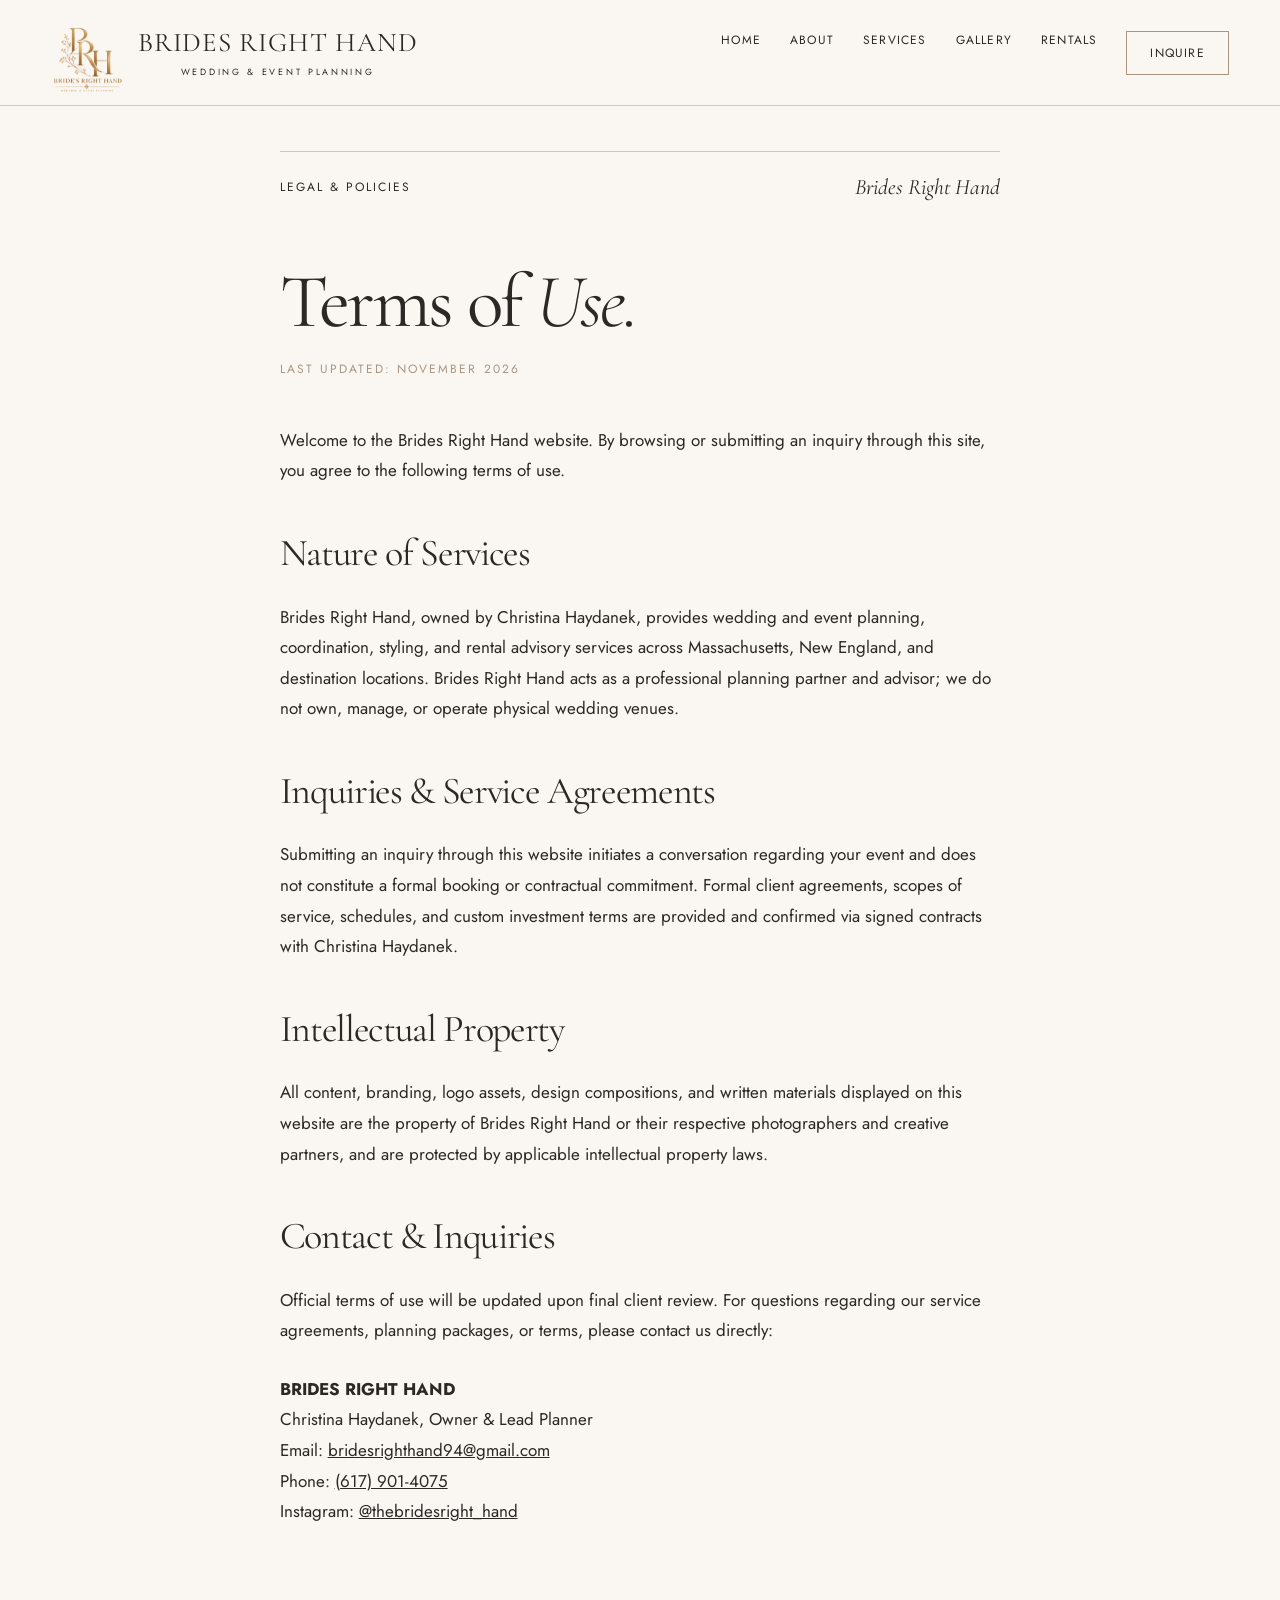
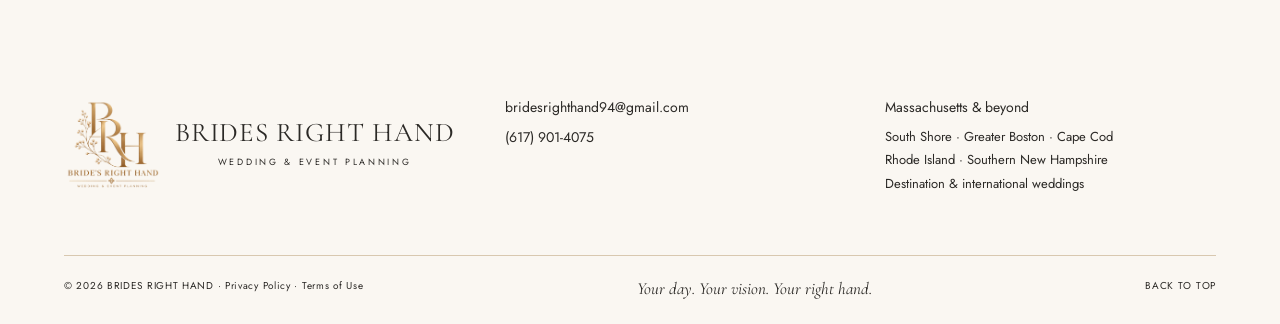
<file: terms.html>
<!doctype html>
<html lang="en">

<head>
    <meta charset="utf-8">
    <meta name="viewport" content="width=device-width,initial-scale=1">
    <title>Terms of Use | Brides Right Hand | Wedding & Event Planning</title>
    <meta name="description"
        content="Terms of Use for Brides Right Hand. Overview of website usage and planning advisory services.">
    <link rel="icon"
        href="data:image/svg+xml,%3Csvg xmlns='http://www.w3.org/2000/svg' viewBox='0 0 32 32'%3E%3Crect width='32' height='32' fill='%23FAF7F2'/%3E%3Ctext x='5' y='24' font-family='serif' font-size='25'%3EB%3C/text%3E%3C/svg%3E">
    <link rel="preconnect" href="https://fonts.googleapis.com">
    <link
        href="https://fonts.googleapis.com/css2?family=Cormorant+Garamond:ital,wght@0,300;0,400;0,500;1,300;1,400&family=Jost:wght@300;400;500;600&display=swap"
        rel="stylesheet">
    <link rel="stylesheet" href="style.css?v=2.5">
    <script src="app.js?v=2.5" defer></script>
    <script src="motion.js?v=2.5" defer></script>
</head>

<body class="page-terms">
    <div class="reading-progress" aria-hidden="true"></div>
    <a class="skip" href="#main">Skip to content</a>

    <!-- GLOBAL HEADER -->
    <header id="header" class="header-solid">
        <a class="wordmark" href="index.html#home">
            <span class="header-logo-wrapper" aria-hidden="true">
                <img class="header-logo header-logo-white" src="assets/brh-logo-white.png" alt="" width="1254" height="1254" decoding="async">
                <img class="header-logo header-logo-gold" src="assets/brh-full-logo.png" alt="" width="826" height="786" decoding="async">
            </span>
            <span class="wordmark-text">BRIDES RIGHT HAND<span>WEDDING & EVENT PLANNING</span></span>
        </a>
        <nav aria-label="Main navigation">
            <a href="index.html#home">Home</a>
            <a href="about.html">About</a>
            <a href="services.html">Services</a>
            <a href="gallery/gallery.html">Gallery</a>
            <a href="index.html#rentals">Rentals</a>
            <a href="contact.html" class="header-inquire">Inquire</a>
        </nav>
        <button class="menu-toggle" aria-expanded="false" aria-controls="mobile-menu" aria-label="Open menu">
            <span></span><span></span>
        </button>
    </header>

    <!-- MOBILE NAVIGATION DIALOG -->
    <dialog id="mobile-menu">
        <button class="menu-close" aria-label="Close menu">Close ×</button>
        <span class="eyebrow">BRIDES RIGHT HAND</span>
        <nav aria-label="Mobile navigation">
            <a href="index.html#home">Home</a>
            <a href="about.html">About</a>
            <a href="services.html">Services</a>
            <a href="gallery/gallery.html">Gallery</a>
            <a href="index.html#rentals">Rentals</a>
            <a href="contact.html">Inquire</a>
        </nav>
        <img src="assets/optimized/photo-sweetheart-table-600w.webp"
            srcset="assets/optimized/photo-sweetheart-table-600w.webp 600w, assets/optimized/photo-sweetheart-table-1200w.webp 1200w"
            sizes="(max-width: 600px) 100vw, 400px"
            alt="Candlelit wedding reception sweetheart table with draped backdrop and floral centerpiece"
            loading="lazy" width="600" height="900">
        <p>Your day. Your vision. Your right hand.</p>
    </dialog>

    <main id="main">
        <section class="section" style="padding-top: 150px; max-width: 900px; margin: 0 auto;">
            <div class="section-top reveal">
                <span class="eyebrow">LEGAL &amp; POLICIES</span>
                <span class="small-serif">Brides Right Hand</span>
            </div>
            
            <div class="reveal" style="margin-bottom: 45px;">
                <h1 style="font-size: clamp(48px, 6vw, 76px); margin-bottom: 20px;">Terms of <em>Use.</em></h1>
                <p class="eyebrow" style="color: var(--taupe); margin-bottom: 30px;">LAST UPDATED: NOVEMBER 2026</p>
            </div>

            <div class="reveal" style="display: flex; flex-direction: column; gap: 28px; line-height: 1.8;">
                <p>Welcome to the Brides Right Hand website. By browsing or submitting an inquiry through this site, you agree to the following terms of use.</p>
                
                <h2 style="font-size: clamp(28px, 3vw, 38px); margin-top: 20px;">Nature of Services</h2>
                <p>Brides Right Hand, owned by Christina Haydanek, provides wedding and event planning, coordination, styling, and rental advisory services across Massachusetts, New England, and destination locations. Brides Right Hand acts as a professional planning partner and advisor; we do not own, manage, or operate physical wedding venues.</p>

                <h2 style="font-size: clamp(28px, 3vw, 38px); margin-top: 20px;">Inquiries &amp; Service Agreements</h2>
                <p>Submitting an inquiry through this website initiates a conversation regarding your event and does not constitute a formal booking or contractual commitment. Formal client agreements, scopes of service, schedules, and custom investment terms are provided and confirmed via signed contracts with Christina Haydanek.</p>

                <h2 style="font-size: clamp(28px, 3vw, 38px); margin-top: 20px;">Intellectual Property</h2>
                <p>All content, branding, logo assets, design compositions, and written materials displayed on this website are the property of Brides Right Hand or their respective photographers and creative partners, and are protected by applicable intellectual property laws.</p>

                <h2 style="font-size: clamp(28px, 3vw, 38px); margin-top: 20px;">Contact &amp; Inquiries</h2>
                <p>Official terms of use will be updated upon final client review. For questions regarding our service agreements, planning packages, or terms, please contact us directly:</p>
                <p>
                    <strong>BRIDES RIGHT HAND</strong><br>
                    Christina Haydanek, Owner &amp; Lead Planner<br>
                    Email: <a href="mailto:bridesrighthand94@gmail.com" style="text-decoration: underline;">bridesrighthand94@gmail.com</a><br>
                    Phone: <a href="tel:+16179014075" style="text-decoration: underline;">(617) 901-4075</a><br>
                    Instagram: <a href="https://www.instagram.com/thebridesright_hand/" target="_blank" rel="noopener" style="text-decoration: underline;">@thebridesright_hand</a>
                </p>
            </div>
        </section>
    </main>

    <!-- GLOBAL FOOTER -->
    <footer>
        <div class="footer-top">
            <a class="wordmark" href="index.html#home">
                <img class="footer-logo" src="assets/brh-full-logo.png" alt="Bride’s Right Hand logo" width="826" height="786">
                <span class="wordmark-text">BRIDES RIGHT HAND<span>WEDDING & EVENT PLANNING</span></span>
            </a>
            <div>
                <a href="mailto:bridesrighthand94@gmail.com">bridesrighthand94@gmail.com</a>
                <a href="tel:+16179014075">(617) 901-4075</a>
            </div>
            <div>
                <span>Massachusetts & beyond</span>
                <p>South Shore · Greater Boston · Cape Cod<br>Rhode Island · Southern New Hampshire<br>Destination & international weddings</p>
            </div>
        </div>
        <div class="footer-bottom">
            <span>© <span id="year">2026</span> BRIDES RIGHT HAND · <a href="privacy.html">Privacy Policy</a> · <a href="terms.html">Terms of Use</a></span>
            <span>Your day. Your vision. Your right hand.</span>
            <a href="#main">BACK TO TOP</a>
        </div>
    </footer>
</body>

</html>
</file>
<file: style.css>
:root{--ivory:#faf7f2;--linen:#ede4d6;--sand:#d8c8b0;--taupe:#a89582;--ink:#111;--charcoal:#2b2926;--pure-white:#fff;--serif:'Cormorant Garamond',Georgia,serif;--sans:'Jost',Arial,sans-serif}*{box-sizing:border-box}html{scroll-behavior:smooth;scroll-padding-top:90px}body{margin:0;background:var(--ivory);color:var(--charcoal);font-family:var(--sans);font-weight:400}a{color:inherit;text-decoration:none}button{font:inherit;color:inherit}button,a,summary{-webkit-tap-highlight-color:transparent}button{cursor:pointer}a:focus-visible,button:focus-visible,summary:focus-visible{outline:2px solid #a89582;outline-offset:7px}img{display:block;width:100%;height:100%;object-fit:cover}h1,h2,h3,p,figure{margin:0}h1,h2,h3{font-family:var(--serif);font-weight:400}em{font-weight:300}h2{font-size:clamp(46px,5.1vw,78px);line-height:1.04;letter-spacing:-.035em}p{font-size:17px;line-height:1.8} .eyebrow{font-size:12px;letter-spacing:.17em;line-height:1.7}.section{padding:110px 7%}.section-top{display:flex;justify-content:space-between;align-items:center;border-top:1px solid var(--sand);padding-top:23px;margin-bottom:65px}.small-serif{font-family:var(--serif);font-size:22px;font-style:italic}.serif{font-family:var(--serif)}.skip{position:fixed;top:-100px;background:white;padding:15px;z-index:100}.skip:focus{top:0}header{position:fixed;left:0;right:0;top:0;height:104px;display:flex;align-items:center;gap:40px;padding:0 4%;color:white;z-index:30;border-bottom:1px solid #ffffff40;transition:height .5s,background .5s,color .5s}header.scrolled{height:78px;background:#faf7f2f5;color:var(--ink);border-color:var(--sand)}.wordmark{font-family:var(--serif);font-size:27px;white-space:nowrap;letter-spacing:.035em;line-height:1.2}.wordmark span{display:block;font-family:var(--sans);font-size:9px;letter-spacing:.3em;text-align:center;margin-top:7px}header nav{display:flex;gap:29px;margin-left:auto}header nav a,.header-inquire{font-size:12px;text-transform:uppercase;letter-spacing:.1em;position:relative}header nav a:after{content:'';position:absolute;bottom:-7px;left:0;right:0;height:1px;background:currentColor;transform:scaleX(0);transform-origin:left;transition:transform .35s}header nav a:hover:after{transform:scaleX(1)}.header-inquire{border:1px solid #ffffff80;padding:12px 23px}.scrolled .header-inquire{border-color:var(--sand)}.menu-toggle{display:none}.hero-shell{height:calc(100svh + 90px);min-height:740px;padding-bottom:90px}.hero{height:100%;min-height:650px;position:relative;overflow:hidden;clip-path:inset(var(--hero-inset,0%) var(--hero-inset,0%) 0)}.hero-photo{position:absolute;inset:0;object-position:center 58%;animation:presence 24s ease-in-out infinite alternate}.hero-shade{position:absolute;inset:0;background:linear-gradient(180deg,#00000045 0%,#00000015 22%,#00000054 74%,#00000075 100%)}.hero-copy{position:absolute;left:10%;top:50%;transform:translateY(-41%);color:white}.hero-copy>.eyebrow{margin-bottom:26px}h1{font-size:clamp(66px,7.7vw,122px);line-height:.99;letter-spacing:-.035em;margin-bottom:38px}.line{display:block;overflow:hidden;padding-bottom:7px}.line>span,.line>em{display:block;animation:text-in 1.25s cubic-bezier(.2,.8,.2,1) both}.line:nth-child(2)>em{animation-delay:.2s}.line:nth-child(3)>span{animation-delay:.4s}.button{display:inline-flex;align-items:center;justify-content:center;min-height:53px;padding:16px 28px;border:1px solid var(--ink);font-size:12px;letter-spacing:.16em;transition:background .35s,color .35s,transform .3s;position:relative}.button:hover{background:var(--ink);color:white}.button.light{border-color:#ffffffb0;color:white}.button.light:hover{background:var(--ivory);color:var(--ink)}.button.dark{background:var(--ink);color:white}.button.dark:hover{background:var(--charcoal);transform:translateY(-3px)}.hero-bottom{position:absolute;bottom:34px;left:4%;right:4%;display:flex;align-items:end;justify-content:space-between;color:white;font-size:10px;letter-spacing:.15em;line-height:1.8}.hero-bottom>a{display:flex;align-items:center;gap:18px}.hero-bottom i{display:block;width:1px;height:35px;background:#ffffff80;position:relative;overflow:hidden}.hero-bottom i:after{content:'';position:absolute;left:0;top:0;width:1px;height:16px;background:white;animation:scroll-line 2s infinite}.hero-bottom>span:last-child{text-align:right}.intro{padding-top:20px}.intro-grid{display:grid;grid-template-columns:1.2fr .8fr;gap:10%;align-items:center}.intro-copy h2{margin-bottom:35px}.intro-copy>p{max-width:530px;margin-bottom:30px}.text-link{display:inline-block;font-size:12px;letter-spacing:.14em;padding:10px 0;border-bottom:1px solid currentColor;transition:letter-spacing .3s}.text-link:hover{letter-spacing:.19em}.byline{display:flex;flex-direction:column;margin-top:45px;gap:5px}.byline>.serif{font-size:28px}.intro-image{height:520px;position:relative;padding:14px;background:white;transform:rotate(2deg)}.intro-image img{object-position:center}.intro-image figcaption{font-size:9px;letter-spacing:.14em;position:absolute;bottom:-28px;left:14px}.type-rail{overflow:hidden;border-top:1px solid var(--sand);border-bottom:1px solid var(--sand);padding:25px 0;white-space:nowrap;font-family:var(--serif);font-size:clamp(42px,6vw,90px);color:var(--charcoal)}.type-rail>span{display:block;width:max-content;transform:translateX(var(--rail,0px))}.type-rail em{color:var(--taupe);padding:0 35px}.services-heading{display:flex;justify-content:space-between;gap:7%;align-items:end;margin-bottom:60px}.services-heading p{max-width:300px}.services-grid{display:grid;grid-template-columns: .85fr 1.15fr;gap:9%;align-items:center}.service-visual{height:560px;position:relative;overflow:hidden}.service-visual img{transition:opacity .3s,transform 1s}.service-visual span{position:absolute;bottom:20px;left:20px;font-size:12px;letter-spacing:.2em;color:white;background:#1118;padding:10px 15px}.service-list details{border-top:1px solid var(--sand)}.service-list details:last-child{border-bottom:1px solid var(--sand)}summary{list-style:none;display:flex;align-items:center;gap:22px;padding:27px 0;cursor:pointer}summary::-webkit-details-marker{display:none}summary>span{font-size:12px;color:#726453}summary h3{font-size:clamp(26px,2.3vw,36px);flex:1}summary b{font-size:25px;font-weight:300;transition:transform .4s}details[open] summary b{transform:rotate(45deg)}.service-body{padding:0 25px 30px 39px}.service-body p{font-size:16px;margin-bottom:18px}.signature{background:var(--ink);color:var(--ivory);display:grid;grid-template-columns:1fr 1fr;min-height:850px}.signature-photo{height:100%;overflow:hidden}.signature-photo img{filter:brightness(.8);object-position:45% center}.signature-copy{padding:100px 12%;align-self:center}.signature-copy h2{margin:25px 0 35px;font-size:clamp(50px,5.3vw,82px)}.signature-copy h3{font-size:25px;margin-bottom:20px}.signature-copy p{font-size:16px;color:#ede4d6;line-height:1.8;margin-bottom:22px}.signature-copy .text-link{margin-top:8px}.rental-heading{display:flex;align-items:end;justify-content:space-between;gap:40px}.rental-heading p{max-width:260px}.rental-gallery{display:grid;grid-template-columns:1fr 1fr 1fr;gap:35px;margin-top:65px}.rental-piece{min-width:0}.rental-piece:nth-child(2){margin-top:75px}.rental-piece:nth-child(3){margin-top:25px}.rental-piece>div{height:470px;overflow:hidden;margin-bottom:22px}.rental-piece img{transition:transform 1s}.rental-piece:hover img{transform:scale(1.05)}.rental-piece>.eyebrow{display:block}.rental-action{display:block;margin-top:8px;font-size:11px;letter-spacing:.1em;text-decoration:underline;text-underline-offset:5px}.collection-link{text-align:center;margin-top:55px}.testimonials{background:var(--linen);text-align:center;position:relative}.quote-wrap{max-width:1000px;margin:48px auto 32px;min-height:265px;display:flex;flex-direction:column;justify-content:center}blockquote{font-family:var(--serif);font-size:clamp(28px,3.1vw,45px);line-height:1.25;margin:0 0 28px;transition:opacity .2s}.quote-controls{display:flex;justify-content:center;align-items:center;gap:38px;font-size:12px;letter-spacing:.14em}.quote-controls button{border:0;background:none;padding:12px;border-bottom:1px solid var(--taupe);font-size:11px;letter-spacing:.15em}.quote-progress{height:1px;width:180px;margin:30px auto 0;background:var(--sand)}.quote-progress span{display:block;height:1px;width:16.667%;background:var(--ink);transition:transform .4s}.story-title{text-align:center}.story-title h2{margin-top:25px}.story-collage{display:grid;grid-template-columns: .75fr 1.25fr .8fr;gap:35px;align-items:center;margin-top:65px}.story-collage figure{height:310px}.story-collage figure:nth-child(2){height:580px}.story-collage figure:nth-child(3){align-self:end;height:370px;margin-bottom:-25px}.instagram{display:flex;justify-content:space-between;align-items:center;gap:25px;border-bottom:1px solid var(--sand);padding:75px 0 25px}.instagram>a{font-family:var(--serif);font-style:italic;font-size:35px}.inquiry{padding-top:80px;text-align:center;position:relative;background:var(--linen)}.inquiry h2{font-size:clamp(68px,9vw,140px);line-height:.95;margin:35px 0;letter-spacing:-.045em}.inquiry h2 em{font-weight:300}.inquiry p{font-family:var(--serif);font-size:26px}.inquiry-actions{display:flex;gap:30px;align-items:center;justify-content:center;margin-top:35px}.consult-note{display:block;font-size:13px;margin-top:22px}footer{padding:60px 5% 25px}.footer-top{display:grid;grid-template-columns:1.1fr 1fr 1fr;gap:50px;align-items:start}.footer-top>div{font-size:14px}.footer-top>div>a{display:block;margin-bottom:10px}.footer-top p{font-size:13px;line-height:1.8;margin-top:8px}.footer-bottom{margin-top:60px;padding-top:22px;border-top:1px solid var(--sand);display:flex;justify-content:space-between;font-size:10px;letter-spacing:.07em}.footer-bottom>span:nth-child(2){font-family:var(--serif);font-size:17px;letter-spacing:0;font-style:italic}.cursor{position:fixed;left:0;top:0;z-index:45;pointer-events:none;width:65px;height:65px;border:1px solid #fffc;border-radius:50%;background:#1113;color:white;display:grid;place-items:center;font-size:10px;letter-spacing:.14em;opacity:0;transition:opacity .2s;backdrop-filter:blur(5px)}.js-motion .reveal{opacity:0;transform:translateY(30px);transition:opacity .9s,transform 1s cubic-bezier(.2,.7,.2,1)}.js-motion .reveal.visible{opacity:1;transform:none}.js-motion .image-reveal{clip-path:inset(12% 0 12% 0);opacity:.3;transition:clip-path 1.35s cubic-bezier(.2,.7,.2,1),opacity 1s}.js-motion .image-reveal.visible{clip-path:inset(0);opacity:1}.entrance{animation:soft-in 1.5s .6s both}dialog{padding:0;border:0}#mobile-menu{max-width:none;max-height:none;width:100%;height:100svh;background:var(--ivory);color:var(--ink);padding:85px 8% 35px}#mobile-menu::backdrop{background:var(--ivory)}.menu-close{position:absolute;right:7%;top:26px;background:none;border:0;font-size:15px}.menu-close:hover{text-decoration:underline}#mobile-menu nav{display:flex;flex-direction:column;margin:30px 0;gap:9px}#mobile-menu nav a{font-family:var(--serif);font-size:42px}#mobile-menu img{height:140px;max-width:280px;object-position:center 35%;object-fit:cover}#mobile-menu p{font-family:var(--serif);font-style:italic;margin-top:20px;font-size:22px}@keyframes text-in{from{transform:translateY(115%)}to{transform:translateY(0)}}@keyframes soft-in{from{opacity:0}to{opacity:1}}@keyframes presence{from{transform:scale(1)}to{transform:scale(1.055)}}@keyframes scroll-line{from{transform:translateY(-20px)}to{transform:translateY(40px)}}
@media(min-width:1600px){.section{padding-left:max(7%,calc((100% - 1450px)/2));padding-right:max(7%,calc((100% - 1450px)/2))}}@media(max-width:1100px){header{gap:22px}header nav{gap:17px}.wordmark{font-size:23px}.signature-copy{padding:70px 10%}.rental-piece>div{height:360px}.intro-grid{gap:7%}.intro-image{height:470px}.service-visual{height:510px}.footer-top{gap:30px}.hero-copy{left:7%}}@media(max-width:800px){header{height:82px;padding:0 6%;gap:22px}header.scrolled{height:70px}header nav{display:none}.header-inquire{margin-left:auto;font-size:10px;padding:10px 14px}.menu-toggle{display:flex;width:28px;height:35px;padding:6px 0;flex-direction:column;justify-content:center;gap:7px;background:none;border:0}.menu-toggle span{height:1px;width:27px;background:currentColor}.wordmark{font-size:22px}.wordmark span{font-size:7px;letter-spacing:.2em}.section{padding:75px 7%}.section-top{margin-bottom:40px}.section-top .small-serif{display:none}.hero-shell{height:calc(90svh + 50px);min-height:690px;padding-bottom:50px}.hero{min-height:640px}.hero-copy{left:7%;right:5%;transform:translateY(-35%)}h1{font-size:clamp(59px,10vw,82px)}.hero-copy>.eyebrow{font-size:10px;letter-spacing:.13em}.hero-bottom{bottom:25px;left:7%;right:7%}.hero-bottom>span:last-child{display:none}.hero-bottom>a{font-size:9px;gap:12px}.intro{padding-top:20px}.intro-grid{grid-template-columns:1fr;gap:60px}.intro-copy h2{font-size:52px}.intro-image{height:480px;width:80%;margin-left:auto}.services-heading{display:block}.services-heading p{margin-top:25px;max-width:500px}.services-grid{grid-template-columns:1fr;gap:35px}.service-visual{height:360px}.service-list summary h3{font-size:30px}.signature{grid-template-columns:1fr;min-height:0}.signature-photo{height:500px}.signature-copy{padding:65px 7% 75px}.signature-copy h2{font-size:66px}.rental-heading{display:block}.rental-heading p{margin-top:22px;max-width:none}.rental-gallery{gap:20px;margin-top:40px}.rental-piece>div{height:300px}.rental-piece>.eyebrow{font-size:10px;letter-spacing:.06em}.rental-action{font-size:9px}.quote-wrap{min-height:330px;margin-top:35px}.story-collage{gap:18px}.story-collage figure{height:230px}.story-collage figure:nth-child(2){height:400px}.story-collage figure:nth-child(3){height:230px}.instagram{flex-direction:column;gap:14px;padding-top:55px}.instagram>span:last-child{display:none}.footer-top{grid-template-columns:1fr 1fr}.footer-top>.wordmark{grid-column:1/-1;width:max-content}.footer-bottom>span:nth-child(2){display:none}}@media(max-width:480px){header{gap:14px}.wordmark{font-size:18px}.wordmark span{font-size:6px}.header-inquire{padding:9px 11px}.hero-copy{top:48%;left:7%}h1{font-size:58px;line-height:1.02;letter-spacing:-.035em}.hero-copy>.eyebrow{max-width:240px;font-size:9px;margin-bottom:30px}.hero-photo{object-position:58% center}.hero-bottom{font-size:8px}.hero-bottom>a{font-size:8px}.hero-bottom i{height:28px}.button{min-height:51px;padding:15px 23px;font-size:11px}.section{padding:64px 7%}.intro{padding-top:10px}.section-top{padding-top:17px}.eyebrow{font-size:10px;letter-spacing:.12em}h2{font-size:46px}.intro-copy h2{font-size:46px}.intro-copy>p{font-size:16px}.intro-image{height:405px;width:89%}.intro-image figcaption{font-size:8px}.byline{margin-top:32px}.type-rail{font-size:49px;padding:18px 0}.services-heading{margin-bottom:32px}.services-heading p{font-size:16px}.service-visual{height:320px}.service-list summary{gap:13px;padding:23px 0}.service-list summary h3{font-size:27px}.service-body{padding-left:28px;padding-right:0}.signature-photo{height:420px}.signature-copy h2{font-size:59px}.signature-copy h3{font-size:25px}.rental-gallery{display:flex;overflow-x:auto;scroll-snap-type:x mandatory;gap:20px;padding-bottom:12px}.rental-piece{flex:0 0 79%;scroll-snap-align:start;margin-top:0!important}.rental-piece>div{height:370px}.rental-piece>.eyebrow{font-size:11px}.rental-action{font-size:10px}.collection-link{margin-top:30px}.quote-wrap{min-height:380px}blockquote{font-size:29px}.story-title h2{font-size:43px}.story-collage{grid-template-columns:1fr 1.3fr;gap:17px;margin-top:35px;align-items:start}.story-collage figure{height:220px;margin-top:35px}.story-collage figure:nth-child(2){height:320px}.story-collage figure:nth-child(3){grid-column:1/-1;height:220px;width:77%;margin-top:0;margin-bottom:0}.instagram>a{font-size:29px}.inquiry h2{font-size:66px}.inquiry p{font-size:23px}.inquiry-actions{flex-direction:column;gap:16px}.footer-top{grid-template-columns:1fr;gap:30px}.footer-top>.wordmark{font-size:25px}.footer-top>.wordmark span{font-size:8px}.footer-bottom{font-size:9px;margin-top:35px}.cursor{display:none}}@media(prefers-reduced-motion:reduce){html{scroll-behavior:auto}*,*:before,*:after{animation:none!important;transition:none!important}.hero{clip-path:none!important}.js-motion .reveal{opacity:1;transform:none}.js-motion .image-reveal{opacity:1;clip-path:none}.type-rail>span{transform:none}.cursor{display:none}}
/* BRH editorial motion, second edition */
.reading-progress{position:fixed;top:0;left:0;height:2px;width:100%;background:var(--taupe);transform:scaleX(0);transform-origin:left;z-index:60;pointer-events:none}header{height:100px}header.scrolled{box-shadow:0 8px 25px #11100007}.hero-shell{height:118svh;min-height:800px;padding-bottom:0}.hero{position:sticky;top:0;height:100svh;min-height:650px;clip-path:inset(var(--hero-inset,0%) var(--hero-inset,0%) 0);will-change:clip-path}.hero-slides{position:absolute;inset:0;transform:translateY(var(--hero-y,0px));height:108%}.hero-photo{opacity:0;transition:opacity 1.8s ease;animation:none;transform:scale(1.05);object-position:center 48%}.hero-photo:nth-child(1){object-position:center 48%}.hero-photo:nth-child(2){object-position:center 42%}.hero-photo:nth-child(3){object-position:center 30%}.hero-photo.active{opacity:1;animation:hero-drift 10s ease-out both}.hero-shade{background:linear-gradient(180deg,#0005,#0002 25%,#0006 85%)}.hero-copy{left:5%;right:5%;text-align:center;top:48%;transform:translateY(calc(-42% + var(--copy-y,0px)));opacity:var(--copy-opacity,1)}h1{font-size:clamp(70px,7.3vw,116px);line-height:.98;max-width:1150px;margin:0 auto 32px}.hero-copy .line:nth-child(2){font-size:1.04em}.hero-copy .line:nth-child(3){font-size:.88em;letter-spacing:-.03em}.hero-copy>.eyebrow{margin-bottom:25px}.hero-slide-controls{position:absolute;right:4%;bottom:128px;display:flex;gap:13px;align-items:center;z-index:3;color:white}.hero-slide-controls button{background:none;border:0;border-bottom:1px solid #ffffff50;color:inherit;padding:9px 5px;font-size:11px;letter-spacing:.1em}.hero-slide-controls button.selected{border-bottom-color:white}.hero-slide-controls #hero-pause{font-size:9px;margin-left:10px}.hero-curve{position:absolute;bottom:-1px;left:-5%;width:110%;height:75px;background:var(--ivory);border-radius:50% 50% 0 0/100% 100% 0 0;transform:scaleY(var(--curve-scale,1));transform-origin:bottom}.hero-bottom{bottom:85px}.intro{position:relative;padding-top:65px;overflow:clip}.intro-grid{gap:12%}.intro-image{height:590px;transform:rotate(var(--intro-rotate,2deg)) translateY(var(--intro-y,0px));overflow:visible!important;clip-path:none!important;background:transparent;padding:0}.intro-image>img{clip-path:inset(var(--intro-mask,0%) 0 0);border-radius:47% 47% 0 0;object-position:50% 28%}.intro-inset{position:absolute;left:-14%;bottom:38px;width:46%;height:218px;border:8px solid var(--ivory);border-radius:2px;z-index:2;transform:translateY(var(--inset-y,0px)) rotate(-3deg);box-shadow:0 16px 40px rgba(43,41,38,0.15)}.intro-inset img{object-fit:cover;object-position:center 40%;border-radius:1px}.intro-image figcaption{left:5px}.intro-copy h2{font-size:clamp(49px,5.3vw,82px)}.type-rail{position:relative;padding:60px 0 25px;border:none;font-size:clamp(50px,7vw,108px)}.type-rail>span{position:relative}.rail-outline{position:absolute;top:-15px;left:-10%;font-style:italic;opacity:.22;-webkit-text-stroke:1px var(--taupe);color:transparent;transform:translateX(var(--rail-back,0px))}.services-grid{align-items:start;position:relative;gap:8%}.service-visual{height:calc(100svh - 135px);max-height:720px;min-height:430px;position:sticky;top:108px;border-radius:46% 46% 0 0;transition:border-radius .8s}.service-visual img{transform:scale(1.04);object-position:center 35%;transition:opacity .45s,transform 1.2s,object-position .45s}.service-visual span{left:35px;bottom:35px}.service-list{position:relative}.service-jumps{display:flex;gap:16px;margin-bottom:15px;position:sticky;top:85px;background:var(--ivory);z-index:10;padding:15px 0}.service-jumps a{font-size:12px;min-width:42px;padding:10px 0;text-align:center;border-bottom:1px solid var(--sand);transition:background .4s}.service-jumps a.active{background:var(--linen);border-color:var(--ink)}.service-chapter{min-height:65svh;display:flex;flex-direction:column;justify-content:center;border-top:1px solid var(--sand);padding:55px 0;scroll-margin-top:145px;opacity:.55;transition:opacity .6s}.service-chapter.active{opacity:1}.service-title{display:flex;gap:24px;align-items:start;margin-bottom:25px}.service-title>span{font-size:12px;letter-spacing:.1em;padding-top:13px}.service-title h3{font-size:clamp(38px,4vw,62px);line-height:1.05;letter-spacing:-.025em}.service-body{padding:0 0 0 39px}.service-body p{font-size:18px}.service-body .text-link{margin-top:10px}.signature{position:relative;overflow:clip}.signature-photo{position:sticky;top:0;height:100svh;min-height:760px;align-self:start}.signature-photo img{height:115%;transform:translateY(var(--signature-y,-5%));object-position:center 30%}.signature-copy{padding-top:140px;padding-bottom:140px;position:relative}.signature-thread{position:absolute;left:7%;top:60px;width:1px;height:calc(100% - 120px);background:#d8c8b040;transform-origin:top}.signature-thread:after{content:'';position:absolute;inset:0;background:var(--sand);transform:scaleY(var(--thread,0));transform-origin:top}.signature-copy h2{font-size:clamp(56px,5.9vw,91px)}.rental-section{overflow:clip;padding-top:140px;padding-bottom:120px}.rental-gallery{align-items:start;gap:45px;padding:50px 0 60px}.rental-piece{transform:translateY(var(--rental-y,0px));will-change:transform}.rental-piece>div{border-radius:160px 160px 0 0;height:510px}.rental-piece:nth-child(1) img{object-position:center 65%}.rental-piece:nth-child(2)>div{border-radius:0}.rental-piece:nth-child(2) img{object-position:center 55%}.rental-piece:nth-child(3)>div{border-radius:0 0 160px 160px}.rental-piece:nth-child(3) img{object-position:center 50%}.rental-piece img{transform:scale(1.06) translateY(var(--photo-y,0px))}.rental-piece:hover img{transform:scale(1.12)}.rental-piece .rental-action{opacity:0;transform:translateY(10px);transition:opacity .4s,transform .4s}.rental-piece:hover .rental-action,.rental-piece:focus-visible .rental-action{opacity:1;transform:none}.gallery-hint{display:flex;justify-content:space-between;font-family:var(--serif);font-style:italic;font-size:23px;border-bottom:1px solid var(--sand);padding:10px 0 20px}.gallery-hint span{display:none;font-family:var(--sans);font-size:10px;letter-spacing:.1em;font-style:normal}.collection-link{margin-top:35px}.testimonials{display:grid;grid-template-columns:.68fr 1.32fr;align-items:center;gap:8%;text-align:left}.quote-photo{height:540px;overflow:hidden;border-radius:220px 220px 0 0}.quote-photo img{object-position:50% 30%;transform:scale(1.08) translateY(var(--quote-y,0px));transition:opacity .5s}.quote-wrap{margin:30px 0;min-height:390px}blockquote{font-size:clamp(28px,2.7vw,39px);line-height:1.3}.quote-controls{justify-content:start}.quote-progress{margin-left:0}.story{overflow:clip;padding-bottom:100px}.story-title h2{font-size:clamp(46px,5.7vw,88px)}.story-collage{position:relative;margin-top:100px;gap:55px;min-height:620px}.story-collage figure{position:relative;transform:translateY(var(--collage-y,0px)) rotate(var(--collage-r,0deg));overflow:hidden;box-shadow:0 20px 70px #2b292615}.story-collage figure:first-of-type{border:10px solid white;z-index:2}.story-collage figure:first-of-type img{object-position:center 45%}.story-collage figure:nth-of-type(2){height:620px;border-radius:220px 220px 0 0}.story-collage figure:nth-of-type(2) img{object-position:center 40%}.story-collage figure:nth-of-type(3){height:370px;border:10px solid white}.story-collage figure:nth-of-type(3) img{object-position:center 45%}.collage-word{position:absolute;z-index:4;bottom:-75px;left:3%;font-family:var(--serif);font-style:italic;font-size:clamp(100px,16vw,240px);letter-spacing:-.055em;color:var(--charcoal);pointer-events:none;transform:translateX(var(--memory-x,0px));text-shadow:0 1px var(--ivory)}.instagram{padding-top:150px}.inquiry{isolation:isolate;overflow:hidden;padding-top:130px;padding-bottom:120px}.inquiry>*:not(.inquiry-photo){position:relative;z-index:2}.inquiry-photo{position:absolute;width:20%;height:380px;top:22%;opacity:.65;z-index:0;transform:translateY(var(--inquiry-y,0px)) rotate(var(--angle,-10deg));border:10px solid var(--ivory)}.inquiry-photo.left{left:-5%;--angle:-11deg}.inquiry-photo.right{right:-5%;top:44%;--angle:12deg}.inquiry h2{font-size:clamp(76px,10vw,150px)}.inquiry h2 em{position:relative}.inquiry h2 em:after{content:'';position:absolute;bottom:0;left:0;height:1px;width:100%;background:var(--taupe);transform:scaleX(var(--underline,0));transform-origin:left}.button{overflow:hidden}.button-label{display:block;position:relative;transition:transform .4s cubic-bezier(.2,.8,.2,1)}.button-label:after{content:attr(data-label);position:absolute;top:180%;left:0;width:100%;white-space:nowrap}.button:hover .button-label{transform:translateY(-180%)}.button:hover{letter-spacing:.16em}.word-unit{display:inline-block;overflow:hidden;vertical-align:bottom;padding-bottom:.08em;margin-bottom:-.08em}.word-unit>span{display:inline-block;transform:translateY(110%) rotate(3deg);transition:transform .9s cubic-bezier(.2,.75,.2,1);transition-delay:var(--word-delay,0ms)}.visible .word-unit>span{transform:none}h2.reveal{opacity:1!important;transform:none!important}.section-top{position:relative;border-top-color:transparent}.section-top:before{content:'';position:absolute;top:0;left:0;right:0;height:1px;background:var(--sand);transform:scaleX(0);transform-origin:left;transition:transform 1.4s}.section-top.visible:before{transform:scaleX(1)}.image-reveal img{will-change:transform}#mobile-menu[open] nav a{animation:menu-in .65s both;animation-delay:calc(var(--menu-index,0)*90ms)}#mobile-menu[open] img{animation:menu-in .9s .2s both}@keyframes hero-drift{from{transform:scale(1.09)}to{transform:scale(1.015)}}@keyframes menu-in{from{opacity:0;transform:translateY(24px)}to{opacity:1;transform:none}}
@media(max-width:1000px){.rental-gallery{gap:25px}.rental-piece>div{height:390px}.testimonials{gap:6%}.quote-photo{height:490px}.quote-wrap{min-height:440px}.story-collage{gap:25px}.inquiry-photo{height:300px}.service-title h3{font-size:43px}}
@media(max-width:800px){.hero-shell{height:108svh;min-height:720px}.hero{min-height:640px}.hero-copy{top:46%}h1{font-size:clamp(66px,10vw,90px)}.hero-copy>.eyebrow{margin-left:auto;margin-right:auto}.hero-slide-controls{right:7%;bottom:128px}.hero-bottom{bottom:75px}.hero-curve{height:45px}.intro{padding-top:40px}.intro-image{height:500px;width:75%}.intro-inset{height:180px;width:46%;left:-8%;bottom:25px}.services-grid{grid-template-columns:1fr}.service-visual{position:relative;top:0;height:460px;min-height:0;border-radius:220px 220px 0 0}.service-jumps{position:relative;top:auto}.service-chapter{min-height:0;padding:42px 0;opacity:1}.service-body p{font-size:17px}.service-title h3{font-size:39px}.signature-photo{position:relative;height:560px;min-height:0}.signature-copy{padding:80px 9%}.signature-thread{left:4%;top:55px;height:calc(100% - 110px)}.rental-section{padding-top:80px;padding-bottom:70px}.rental-piece>div{height:310px}.rental-piece .rental-action{opacity:1;transform:none}.testimonials{grid-template-columns:1fr}.quote-photo{height:300px;width:58%;margin:0 auto 40px}.quote-editorial{text-align:center}.quote-wrap{min-height:340px}.quote-controls{justify-content:center}.quote-progress{margin-left:auto}.story-collage{min-height:440px}.story-collage figure:nth-of-type(2){height:440px}.story-collage figure:nth-of-type(3){height:260px}.collage-word{bottom:-35px}.instagram{padding-top:110px}.inquiry-photo{width:23%;height:240px;opacity:.4}.inquiry{padding-top:90px;padding-bottom:85px}}
@media(max-width:480px){.hero-shell{height:102svh;min-height:700px}.hero{min-height:660px}.hero-copy{left:5%;right:5%;top:45%}h1{font-size:61px}.hero-copy .line:nth-child(3){font-size:.82em}.hero-copy>.eyebrow{font-size:9px;max-width:280px;letter-spacing:.14em}.hero-photo{object-position:54% center}.hero-slide-controls{bottom:132px;left:7%;right:auto}.hero-slide-controls button{padding:8px;min-width:32px}.hero-bottom{bottom:71px}.hero-bottom>span{max-width:120px}.intro-image{height:410px;width:80%;margin-right:0}.intro-inset{height:150px;width:50%;left:-6%;bottom:18px;border-width:5px}.intro-grid{gap:45px}.type-rail{padding-top:45px}.rail-outline{font-size:60px;top:0}.service-visual{height:370px}.service-jumps{justify-content:space-between}.service-title{gap:13px}.service-title h3{font-size:37px}.service-body{padding-left:27px}.signature-photo{height:450px}.signature-copy h2{font-size:56px}.rental-gallery{padding-top:20px;padding-bottom:15px;gap:22px}.rental-piece{transform:none!important;flex-basis:82%}.rental-piece>div{height:390px}.gallery-hint{font-size:18px;gap:15px}.gallery-hint span{display:block;white-space:nowrap;padding-top:7px}.quote-photo{width:75%;height:300px}.quote-wrap{min-height:400px}.story-collage{margin-top:55px;gap:16px;min-height:560px}.story-collage figure:first-of-type{height:200px;border-width:6px}.story-collage figure:nth-of-type(2){height:330px}.story-collage figure:nth-of-type(3){height:210px;border-width:6px}.collage-word{font-size:88px;left:0;bottom:-10px}.instagram{padding-top:60px}.inquiry-photo{width:31%;height:180px;border-width:5px;opacity:.3}.inquiry-photo.left{left:-15%;top:22%}.inquiry-photo.right{right:-15%;top:49%}.inquiry h2{font-size:65px}.inquiry{padding-top:75px;padding-bottom:75px}}
@media(prefers-reduced-motion:reduce){.hero-shell{height:100svh}.hero{position:relative}.hero-copy{transform:translateY(-42%);opacity:1}.hero-slides,.intro-image,.intro-inset,.rental-piece,.story-collage figure,.collage-word,.inquiry-photo,.signature-photo img,.quote-photo img{transform:none!important}.word-unit>span{transform:none}.section-top:before{transform:scaleX(1)}.service-chapter{opacity:1}.hero-photo.active{animation:none}.inquiry h2 em:after{transform:scaleX(1)}}


/* BRH editorial motion, third edition
   Reference-inspired motion adapted to the client's quiet-luxury brief. */
.scroll-word-reveal{
  max-width:590px!important;
  font-family:var(--serif);
  font-size:clamp(25px,2.15vw,34px)!important;
  line-height:1.5!important;
  letter-spacing:-.012em;
}
.scroll-word-reveal .scroll-word{
  color:rgba(43,41,38,var(--word-alpha,.2));
  transition:color .08s linear;
  will-change:color;
}

/* Wipe + settle: reveal top-to-bottom and arrive from a very small editorial tilt. */
.js-motion .image-reveal{
  clip-path:inset(0 0 82% 0);
  opacity:1;
  --reveal-scale:.975;
  --reveal-tilt:-1.1deg;
  transition:clip-path 1.25s cubic-bezier(.18,.78,.22,1), opacity .7s, transform 1.2s cubic-bezier(.18,.78,.22,1);
}
.js-motion .image-reveal.visible{
  clip-path:inset(0);
  opacity:1;
  --reveal-scale:1;
  --reveal-tilt:0deg;
}
.service-visual.image-reveal{transform:scale(var(--reveal-scale,1)) rotate(var(--reveal-tilt,0deg))}
.rental-piece.image-reveal{transform:translateY(var(--rental-y,0px)) scale(var(--reveal-scale,1)) rotate(var(--reveal-tilt,0deg))}
.story-collage figure.image-reveal{transform:translateY(var(--collage-y,0px)) rotate(calc(var(--collage-r,0deg) + var(--reveal-tilt,0deg))) scale(var(--reveal-scale,1))}
.quote-photo.image-reveal{transform:scale(var(--reveal-scale,1)) rotate(var(--reveal-tilt,0deg))}

/* Opposing heading movement, restrained enough to stay editorial. */
.js-motion .services-heading h2,.js-motion .rental-heading h2{transform:translateX(-34px);transition:transform 1s cubic-bezier(.2,.75,.2,1)}
.js-motion .services-heading p,.js-motion .rental-heading p{transform:translateX(34px);transition:transform 1s cubic-bezier(.2,.75,.2,1)}
.js-motion .services-heading.visible h2,.js-motion .services-heading.visible p,.js-motion .rental-heading.visible h2,.js-motion .rental-heading.visible p{transform:none}

/* Auto-moving editorial photo ribbon inspired by luxury wedding galleries. */
.photo-carousel{grid-column:1/-1;margin-top:95px;padding-top:28px;border-top:1px solid var(--sand);overflow:hidden}
.photo-carousel-head{display:flex;align-items:center;justify-content:space-between;margin-bottom:24px}
.photo-carousel-head button{border:0;background:none;border-bottom:1px solid var(--taupe);font-size:10px;letter-spacing:.16em;padding:7px 0}
.photo-marquee{overflow:hidden;margin-left:-8vw;margin-right:-8vw}
.photo-track{display:flex;gap:18px;width:max-content;animation:brh-marquee 34s linear infinite;will-change:transform}
.photo-carousel.paused .photo-track,.photo-carousel:hover .photo-track{animation-play-state:paused}
.photo-track figure{width:min(26vw,380px);height:260px;flex:none;overflow:hidden}
.photo-track figure:nth-child(2n){height:310px;margin-top:28px}
.photo-track img{transform:scale(1.035);transition:transform .8s ease}
.photo-track figure:hover img{transform:scale(1.075)}
@keyframes brh-marquee{from{transform:translateX(0)}to{transform:translateX(calc(-50% - 9px))}}

@media(min-width:801px){
  /* Lumene-inspired sticky service stack, but within BRH's calmer palette. */
  .services-grid{grid-template-columns:.78fr 1.22fr;gap:7%}
  .service-visual{height:calc(100svh - 135px);max-height:760px}
  .service-list{padding-bottom:16svh}
  .service-jumps{top:82px;padding-top:18px;z-index:10;background:var(--ivory)}
  .service-chapter{
    position:sticky;
    min-height:440px;
    justify-content:flex-start;
    padding:52px 46px 58px;
    margin-bottom:18vh;
    background:var(--ivory);
    border:1px solid var(--sand);
    border-radius:2px;
    opacity:1;
  }
  .service-chapter:nth-of-type(1){top:138px;z-index:3}
  .service-chapter:nth-of-type(2){top:154px;z-index:4;background:var(--pure-white,#fff)}
  .service-chapter:nth-of-type(3){top:170px;z-index:5;background:var(--linen)}
  .service-chapter:nth-of-type(4){top:186px;z-index:6;background:var(--sand)}
  .service-title h3{font-size:clamp(41px,4vw,64px)}
  .service-body{padding-left:39px;max-width:610px}

  /* Sticky title + scrolling gallery. */
  .story{padding-top:145px}
  .story-gallery{display:grid;grid-template-columns:.68fr 1.32fr;column-gap:8%;align-items:start}
  .story-title{grid-column:1;position:sticky;top:135px;text-align:left;align-self:start;padding:0 0 110px}
  .story-title h2{font-size:clamp(54px,5vw,78px);max-width:560px}
  .story-collage{grid-column:2;display:flex;flex-direction:column;gap:95px;margin:0;min-height:0;align-items:stretch}
  .story-collage figure,.story-collage figure:nth-of-type(2),.story-collage figure:nth-of-type(3){width:100%;height:72svh;min-height:560px;max-height:760px;margin:0}
  .story-collage figure:first-of-type{width:72%;margin-left:24%;border-width:10px}
  .story-collage figure:nth-of-type(2){width:92%;border-radius:260px 260px 0 0}
  .story-collage figure:nth-of-type(3){width:75%;margin-left:8%;border-width:10px}
  .collage-word{left:-42%;bottom:24%;font-size:clamp(110px,13vw,210px);opacity:.13;transform:translateX(var(--memory-x,0px)) rotate(-90deg);transform-origin:center}
  .instagram{margin-top:110px}
}

@media(max-width:800px){
  .scroll-word-reveal{font-size:27px!important;line-height:1.48!important}
  .services-heading h2,.services-heading p,.rental-heading h2,.rental-heading p{transform:none!important}
  .service-chapter{position:relative!important;top:auto!important;margin-bottom:0!important;border-left:0;border-right:0;background:transparent!important;border-radius:0}
  .photo-carousel{margin-top:70px}
  .photo-marquee{margin-left:-7vw;margin-right:-7vw}
  .photo-track{gap:12px;animation-duration:28s}
  .photo-track figure{width:62vw;height:230px}
  .photo-track figure:nth-child(2n){height:270px;margin-top:18px}
}
@media(max-width:480px){
  .scroll-word-reveal{font-size:24px!important}
  .photo-carousel{margin-top:55px}
  .photo-track figure{width:72vw;height:215px}
  .photo-track figure:nth-child(2n){height:250px}
}
@media(prefers-reduced-motion:reduce){
  .scroll-word-reveal .scroll-word{color:var(--charcoal)!important}
  .photo-track{animation:none;transform:none}
  .js-motion .image-reveal,.service-visual.image-reveal,.rental-piece.image-reveal,.story-collage figure.image-reveal,.quote-photo.image-reveal{clip-path:none!important;transform:none!important}
  .js-motion .reveal,
  .js-motion .reveal-text,
  .js-motion .reveal-image,
  .js-motion .reveal-group > *,
  .js-motion .reveal-stagger > *,
  .js-motion .reveal-stagger-images > *,
  .js-motion .reveal-cta,
  .js-motion .reveal-closing > * {
    opacity: 1 !important;
    transform: none !important;
    transition: none !important;
  }
  header .header-logo-wrapper,
  header .header-logo {
    transition: none !important;
  }
}

/* Official Header Branding / Logo & Company Name */
header {
  height: 106px;
}
header.scrolled {
  height: 82px;
}
header .wordmark {
  display: inline-flex;
  align-items: center;
  gap: 15px;
  text-decoration: none;
  line-height: normal;
  flex-shrink: 0;
}
header .header-logo-wrapper {
  position: relative;
  display: inline-grid;
  grid-template-columns: 1fr;
  grid-template-rows: 1fr;
  place-items: center;
  width: auto;
  height: 68px;
  max-height: 68px;
  aspect-ratio: 826 / 786;
  flex-shrink: 0;
  transition: height .4s ease, max-height .4s ease;
}
header.scrolled .header-logo-wrapper {
  height: 52px;
  max-height: 52px;
}
header .header-logo {
  grid-area: 1 / 1;
  display: block;
  width: 100%;
  height: 100%;
  max-height: 100%;
  object-fit: contain;
  pointer-events: none;
  transition: opacity .35s ease, visibility .35s ease;
  will-change: opacity;
}
header .header-logo-white {
  opacity: 1;
  visibility: visible;
}
header .header-logo-gold {
  opacity: 0;
  visibility: hidden;
}
header.scrolled .header-logo-white {
  opacity: 0;
  visibility: hidden;
}
header.scrolled .header-logo-gold {
  opacity: 1;
  visibility: visible;
}
header .wordmark-text {
  display: flex;
  flex-direction: column;
  justify-content: center;
  font-family: var(--serif);
  font-size: 27px;
  letter-spacing: .035em;
  line-height: 1.2;
  text-align: left;
  margin-top: 0;
}
header .wordmark-text > span {
  display: block;
  font-family: var(--sans);
  font-size: 9px;
  letter-spacing: .3em;
  text-align: center;
  margin-top: 7px;
}

/* Official Footer Branding / Logo & Company Name */
footer .wordmark {
  display: inline-flex;
  align-items: center;
  gap: 15px;
  text-decoration: none;
  line-height: normal;
  flex-shrink: 0;
}
footer .footer-logo {
  display: block;
  width: auto;
  height: 91px;
  max-height: 91px;
  aspect-ratio: 826 / 786;
  object-fit: contain;
  flex-shrink: 0;
}
footer .wordmark-text {
  display: flex;
  flex-direction: column;
  justify-content: center;
  font-family: var(--serif);
  font-size: 27px;
  letter-spacing: .035em;
  line-height: 1.2;
  text-align: left;
  margin-top: 0;
}
footer .wordmark-text > span {
  display: block;
  font-family: var(--sans);
  font-size: 9px;
  letter-spacing: .3em;
  text-align: center;
  margin-top: 7px;
}

@media(max-width: 1100px) {
  header {
    height: 100px;
  }
  header.scrolled {
    height: 78px;
  }
  header .wordmark {
    gap: 13px;
  }
  header .header-logo-wrapper {
    height: 61px;
    max-height: 61px;
  }
  header.scrolled .header-logo-wrapper {
    height: 47px;
    max-height: 47px;
  }
  header .wordmark-text {
    font-size: 24px;
  }
  footer .wordmark {
    gap: 13px;
  }
  footer .footer-logo {
    height: 82px;
    max-height: 82px;
  }
  footer .wordmark-text {
    font-size: 24px;
  }
}

@media(max-width: 800px) {
  header {
    height: 90px;
    padding: 0 5%;
  }
  header.scrolled {
    height: 74px;
  }
  header .wordmark {
    gap: 12px;
  }
  .menu-toggle {
    margin-left: auto;
  }
  header .header-logo-wrapper {
    height: 56px;
    max-height: 56px;
  }
  header.scrolled .header-logo-wrapper {
    height: 43px;
    max-height: 43px;
  }
  header .wordmark-text {
    font-size: 21px;
  }
  header .wordmark-text > span {
    font-size: 7px;
    letter-spacing: .2em;
  }
  footer .wordmark {
    gap: 12px;
  }
  footer .footer-logo {
    height: 75px;
    max-height: 75px;
  }
  footer .wordmark-text {
    font-size: 21px;
  }
  footer .wordmark-text > span {
    font-size: 7px;
    letter-spacing: .2em;
  }
}

@media(max-width: 480px) {
  header {
    height: 82px;
    padding: 0 4%;
  }
  header.scrolled {
    height: 70px;
  }
  header .wordmark {
    gap: 10px;
  }
  header .header-logo-wrapper {
    height: 49px;
    max-height: 49px;
  }
  header.scrolled .header-logo-wrapper {
    height: 38px;
    max-height: 38px;
  }
  header .wordmark-text {
    font-size: 17px;
  }
  header .wordmark-text > span {
    font-size: 6px;
  }
  footer .wordmark {
    gap: 10px;
  }
  footer .footer-logo {
    height: 65px;
    max-height: 65px;
  }
  footer .wordmark-text {
    font-size: 19px;
  }
  footer .wordmark-text > span {
    font-size: 6.5px;
  }
}

@media(max-width: 360px) {
  header {
    height: 76px;
    padding: 0 3%;
  }
  header.scrolled {
    height: 64px;
  }
  header .wordmark {
    gap: 8px;
  }
  header .header-logo-wrapper {
    height: 43px;
    max-height: 43px;
  }
  header.scrolled .header-logo-wrapper {
    height: 34px;
    max-height: 34px;
  }
  header .wordmark-text {
    font-size: 15px;
  }
  header .wordmark-text > span {
    font-size: 5.5px;
  }
  footer .wordmark {
    gap: 8px;
  }
  footer .footer-logo {
    height: 56px;
    max-height: 56px;
  }
  footer .wordmark-text {
    font-size: 17px;
  }
  footer .wordmark-text > span {
    font-size: 5.5px;
  }
}

/* ==========================================================================
   ABOUT US PAGE STYLES (Scoped under body.page-about & .about-*)
   ========================================================================== */

/* Scoped Header for About, Services & Contact Pages */
body.page-about #header,
body.page-services #header,
body.page-contact #header,
body.page-gallery #header,
header.header-solid {
  background: rgba(250, 247, 242, 0.96);
  color: var(--charcoal);
  border-bottom: 1px solid var(--sand);
  backdrop-filter: blur(12px);
  -webkit-backdrop-filter: blur(12px);
}
body.page-about #header .header-logo-white,
body.page-contact #header .header-logo-white,
body.page-gallery #header .header-logo-white,
header.header-solid .header-logo-white {
  opacity: 0;
  visibility: hidden;
}
body.page-about #header .header-logo-gold,
body.page-contact #header .header-logo-gold,
body.page-gallery #header .header-logo-gold,
header.header-solid .header-logo-gold {
  opacity: 1;
  visibility: visible;
}
body.page-about #header .header-inquire,
body.page-contact #header .header-inquire,
body.page-gallery #header .header-inquire,
header.header-solid .header-inquire {
  border-color: var(--taupe);
  color: var(--charcoal);
}
body.page-about #header .header-inquire:hover,
body.page-contact #header .header-inquire:hover,
body.page-gallery #header .header-inquire:hover,
header.header-solid .header-inquire:hover {
  background: var(--ink);
  color: var(--pure-white);
  border-color: var(--ink);
}

/* Section 01: Hero / Introduction */
.about-hero {
  padding-top: 155px;
  padding-bottom: 95px;
  background: var(--ivory);
}
.about-hero-grid {
  display: grid;
  grid-template-columns: 1.15fr 0.85fr;
  gap: 8%;
  align-items: center;
}
.about-hero-copy > .eyebrow {
  margin-bottom: 22px;
  color: var(--taupe);
}
.about-hero-copy h1 {
  font-size: clamp(48px, 5.2vw, 84px);
  line-height: 1.04;
  letter-spacing: -0.035em;
  margin-bottom: 32px;
  color: var(--charcoal);
}
.about-hero-copy h1 em {
  font-weight: 300;
  font-style: italic;
}
.about-lead {
  font-family: var(--serif);
  font-size: clamp(22px, 2vw, 30px);
  line-height: 1.45;
  color: var(--charcoal);
  margin-bottom: 24px;
}
.about-hero-copy p {
  max-width: 580px;
  margin-bottom: 20px;
  color: #4a4641;
}
.about-byline {
  display: flex;
  flex-direction: column;
  margin-top: 36px;
  gap: 4px;
  padding-top: 22px;
  border-top: 1px solid var(--sand);
  width: max-content;
}
.about-byline .serif {
  font-size: 26px;
  letter-spacing: 0.02em;
}
.about-byline .eyebrow {
  font-size: 10px;
  color: var(--taupe);
}
.about-hero-portrait {
  position: relative;
  height: 610px;
  padding: 12px;
  background: var(--pure-white);
  border: 1px solid var(--sand);
  box-shadow: 0 18px 45px rgba(43, 41, 38, 0.08);
  border-radius: 200px 200px 2px 2px;
  overflow: hidden;
}
.about-hero-portrait img {
  border-radius: 190px 190px 1px 1px;
  object-position: center 30%;
}
.about-hero-portrait figcaption {
  position: absolute;
  bottom: 20px;
  left: 0;
  right: 0;
  text-align: center;
  font-size: 9px;
  letter-spacing: 0.16em;
  color: var(--pure-white);
  background: rgba(17, 17, 17, 0.65);
  padding: 8px 14px;
  margin: 0 24px;
  backdrop-filter: blur(4px);
}

/* Section 02: Philosophy Behind the Business */
.about-philosophy {
  background: var(--linen);
}
.about-philosophy-grid {
  display: grid;
  grid-template-columns: 1fr 1fr;
  gap: 9%;
  align-items: center;
}
.about-philosophy-copy h2 {
  margin-bottom: 30px;
}
.about-philosophy-copy p {
  margin-bottom: 22px;
  color: #3f3c38;
}
.about-philosophy-visual {
  position: relative;
  height: 520px;
  padding: 10px;
  background: var(--pure-white);
  border: 1px solid var(--sand);
  box-shadow: 0 16px 40px rgba(43, 41, 38, 0.07);
}
.about-philosophy-visual img {
  object-position: center 35%;
}
.about-philosophy-visual figcaption {
  margin-top: 14px;
  font-size: 10px;
  letter-spacing: 0.14em;
  color: var(--taupe);
  text-transform: uppercase;
}

/* Section 03: What Being Your Right Hand Means */
.about-pillars {
  background: var(--ivory);
}
.about-pillars-heading {
  margin-bottom: 60px;
  max-width: 680px;
}
.about-pillars-heading h2 {
  margin-bottom: 18px;
}
.about-pillars-grid {
  display: grid;
  grid-template-columns: repeat(3, 1fr);
  gap: 38px;
}
.about-pillar-card {
  background: var(--pure-white);
  border: 1px solid var(--sand);
  padding: 48px 36px 42px;
  display: flex;
  flex-direction: column;
  transition: transform 0.4s ease, box-shadow 0.4s ease;
}
.about-pillar-card:hover {
  transform: translateY(-4px);
  box-shadow: 0 14px 35px rgba(43, 41, 38, 0.07);
}
.about-pillar-num {
  font-family: var(--serif);
  font-size: 32px;
  color: var(--taupe);
  margin-bottom: 22px;
  line-height: 1;
}
.about-pillar-card h3 {
  font-size: 27px;
  line-height: 1.2;
  margin-bottom: 18px;
  color: var(--charcoal);
  letter-spacing: -0.02em;
}
.about-pillar-card p {
  font-size: 16px;
  line-height: 1.75;
  color: #55504a;
}

/* Section 04: Real Weddings / Visual Storytelling */
.about-gallery-section {
  background: var(--ivory);
  padding-top: 60px;
}
.about-gallery-intro {
  display: flex;
  justify-content: space-between;
  align-items: flex-end;
  gap: 40px;
  margin-bottom: 60px;
}
.about-gallery-intro p {
  max-width: 380px;
  color: #55504a;
}
.about-gallery-grid {
  display: grid;
  grid-template-columns: 1fr 0.85fr 1fr;
  gap: 32px;
  align-items: center;
}
.about-gallery-card {
  position: relative;
  background: var(--pure-white);
  padding: 10px;
  border: 1px solid var(--sand);
  box-shadow: 0 16px 45px rgba(43, 41, 38, 0.06);
}
.about-gallery-card:nth-child(1) {
  height: 520px;
}
.about-gallery-card:nth-child(2) {
  height: 440px;
  margin-top: 40px;
}
.about-gallery-card:nth-child(3) {
  height: 500px;
}
.about-gallery-card figcaption {
  padding-top: 12px;
  font-size: 10px;
  letter-spacing: 0.14em;
  color: var(--taupe);
  text-align: center;
}

/* Section 05: The Experience Christina Wants to Create */
.about-experience {
  background: var(--ink);
  color: var(--ivory);
  display: grid;
  grid-template-columns: 0.95fr 1.05fr;
  min-height: 720px;
  align-items: stretch;
}
.about-experience-visual {
  height: 100%;
  min-height: 560px;
  overflow: hidden;
  position: relative;
}
.about-experience-visual img {
  object-position: center 60%;
  filter: brightness(0.92);
}
.about-experience-copy {
  padding: 95px 11%;
  align-self: center;
}
.about-experience-copy > .eyebrow {
  color: var(--sand);
  margin-bottom: 22px;
}
.about-experience-copy h2 {
  font-size: clamp(48px, 5.1vw, 82px);
  margin-bottom: 30px;
  line-height: 1.04;
  color: var(--pure-white);
}
.about-experience-copy p {
  font-size: 17px;
  line-height: 1.85;
  color: var(--linen);
  margin-bottom: 22px;
}

/* Section 06: Connect the About Page to the Services */
.about-services-bridge {
  background: var(--linen);
}
.about-services-head {
  text-align: center;
  max-width: 760px;
  margin: 0 auto 65px;
}
.about-services-head h2 {
  margin-bottom: 20px;
}
.about-services-head p {
  color: #4a4641;
}
.about-services-grid {
  display: grid;
  grid-template-columns: repeat(4, 1fr);
  gap: 24px;
  margin-bottom: 55px;
}
.about-service-item {
  background: var(--ivory);
  border: 1px solid var(--sand);
  padding: 38px 28px;
  display: flex;
  flex-direction: column;
}
.about-service-item span.eyebrow {
  color: var(--taupe);
  margin-bottom: 16px;
  font-size: 11px;
}
.about-service-item h3 {
  font-size: 24px;
  line-height: 1.15;
  margin-bottom: 14px;
  color: var(--charcoal);
}
.about-service-item p {
  font-size: 15px;
  line-height: 1.7;
  color: #55504a;
}
.about-services-action {
  text-align: center;
}

/* Section 07: Closing Invitation */
.about-closing {
  background: var(--ivory);
  text-align: center;
  padding-top: 100px;
  padding-bottom: 110px;
}
.about-closing h2 {
  font-size: clamp(56px, 7vw, 110px);
  line-height: 0.98;
  margin: 28px 0;
  letter-spacing: -0.04em;
}
.about-closing p {
  font-family: var(--serif);
  font-size: 25px;
  font-style: italic;
  color: var(--charcoal);
  margin-bottom: 34px;
}
.about-closing-actions {
  display: flex;
  gap: 28px;
  align-items: center;
  justify-content: center;
  margin-bottom: 24px;
}
.about-closing-note {
  font-size: 13px;
  letter-spacing: 0.08em;
  color: var(--taupe);
}

/* Responsive adjustments for About Us Page */
@media(max-width: 1100px) {
  .about-hero-grid {
    gap: 6%;
  }
  .about-services-grid {
    grid-template-columns: repeat(2, 1fr);
    gap: 24px;
  }
}

@media(max-width: 800px) {
  .about-hero {
    padding-top: 120px;
    padding-bottom: 70px;
  }
  .about-hero-grid {
    grid-template-columns: 1fr;
    gap: 50px;
  }
  .about-hero-portrait {
    height: 480px;
    width: 82%;
    margin: 0 auto;
  }
  .about-philosophy-grid {
    grid-template-columns: 1fr;
    gap: 45px;
  }
  .about-philosophy-visual {
    height: 420px;
    width: 85%;
    margin: 0 auto;
  }
  .about-pillars-grid {
    grid-template-columns: 1fr;
    gap: 22px;
  }
  .about-gallery-intro {
    flex-direction: column;
    align-items: flex-start;
    gap: 20px;
  }
  .about-gallery-grid {
    grid-template-columns: 1fr;
    gap: 28px;
  }
  .about-gallery-card:nth-child(1),
  .about-gallery-card:nth-child(2),
  .about-gallery-card:nth-child(3) {
    height: 400px;
    margin-top: 0;
  }
  .about-experience {
    grid-template-columns: 1fr;
  }
  .about-experience-visual {
    height: 420px;
    min-height: 0;
  }
  .about-experience-copy {
    padding: 70px 8%;
  }
}

@media(max-width: 480px) {
  .about-hero {
    padding-top: 105px;
    padding-bottom: 55px;
  }
  .about-hero-copy h1 {
    font-size: 44px;
  }
  .about-lead {
    font-size: 20px;
  }
  .about-hero-portrait {
    height: 390px;
    width: 95%;
  }
  .about-philosophy-visual {
    height: 350px;
    width: 95%;
  }
  .about-services-grid {
    grid-template-columns: 1fr;
    gap: 18px;
  }
  .about-closing-actions {
    flex-direction: column;
    gap: 16px;
  }
}

/* ==========================================================================
   ABOUT PAGE & REUSABLE DISTINCT SCROLL-REVEAL SYSTEM
   Cinematic, editorial, restrained animations across 5 distinct families:
   A. Directional mask reveals (clip-path expansion)
   B. Directional horizontal entrances (translateX without vertical translation)
   C. Soft fade-and-scale reveals (subtle 1.035 or 0.97 scale with opacity)
   D. Blur-to-focus reveals (restrained blur-to-sharp with opacity)
   E. Staggered sequence & simple opacity reveals
   ========================================================================== */

/* --- Ease timing token --- */
:root {
  --ease-editorial: cubic-bezier(0.2, 0.75, 0.2, 1);
}

/* --------------------------------------------------------------------------
   FAMILY A: Directional Mask Reveals (clip-path expansion)
   -------------------------------------------------------------------------- */
/* Left-to-right horizontal mask (30% slower: ~1.4s) */
.js-motion .reveal-mask-lr {
  opacity: 0;
  clip-path: inset(0 100% 0 0);
  -webkit-clip-path: inset(0 100% 0 0);
  transition: clip-path 1.4s var(--ease-editorial) var(--reveal-delay, 0ms),
              -webkit-clip-path 1.4s var(--ease-editorial) var(--reveal-delay, 0ms),
              opacity 1.2s var(--ease-editorial) var(--reveal-delay, 0ms);
  will-change: clip-path, opacity;
}
.js-motion .reveal-mask-lr.visible {
  opacity: 1;
  clip-path: inset(0 0 0 0);
  -webkit-clip-path: inset(0 0 0 0);
}

/* Vertical top-to-bottom mask (30% slower: ~1.5s) */
.js-motion .reveal-mask-tb {
  opacity: 0;
  clip-path: inset(0 0 100% 0);
  -webkit-clip-path: inset(0 0 100% 0);
  transition: clip-path 1.5s var(--ease-editorial) var(--reveal-delay, 0ms),
              -webkit-clip-path 1.5s var(--ease-editorial) var(--reveal-delay, 0ms),
              opacity 1.25s var(--ease-editorial) var(--reveal-delay, 0ms);
  will-change: clip-path, opacity;
}
.js-motion .reveal-mask-tb.visible {
  opacity: 1;
  clip-path: inset(0 0 0 0);
  -webkit-clip-path: inset(0 0 0 0);
}

/* Vertical bottom-to-top mask (30% slower: ~1.5s) */
.js-motion .reveal-mask-bt {
  opacity: 0;
  clip-path: inset(100% 0 0 0);
  -webkit-clip-path: inset(100% 0 0 0);
  transition: clip-path 1.5s var(--ease-editorial) var(--reveal-delay, 0ms),
              -webkit-clip-path 1.5s var(--ease-editorial) var(--reveal-delay, 0ms),
              opacity 1.25s var(--ease-editorial) var(--reveal-delay, 0ms);
  will-change: clip-path, opacity;
}
.js-motion .reveal-mask-bt.visible {
  opacity: 1;
  clip-path: inset(0 0 0 0);
  -webkit-clip-path: inset(0 0 0 0);
}

/* --------------------------------------------------------------------------
   FAMILY B: Directional Horizontal Entrances (800–1,000ms)
   Subtle horizontal translation with opacity; NO vertical translation
   -------------------------------------------------------------------------- */
/* Left-to-right entrance (starts offset left, moves right into place) */
.js-motion .reveal-slide-left {
  opacity: 0;
  transform: translateX(-24px);
  transition: transform 0.9s var(--ease-editorial) var(--reveal-delay, 0ms),
              opacity 0.85s var(--ease-editorial) var(--reveal-delay, 0ms);
  will-change: transform, opacity;
}
.js-motion .reveal-slide-left.visible {
  opacity: 1;
  transform: translateX(0);
}

/* Right-to-left entrance (starts offset right, moves left into place) */
.js-motion .reveal-slide-right {
  opacity: 0;
  transform: translateX(24px);
  transition: transform 0.9s var(--ease-editorial) var(--reveal-delay, 0ms),
              opacity 0.85s var(--ease-editorial) var(--reveal-delay, 0ms);
  will-change: transform, opacity;
}
.js-motion .reveal-slide-right.visible {
  opacity: 1;
  transform: translateX(0);
}

/* --------------------------------------------------------------------------
   FAMILY C: Soft Fade-and-Scale Reveals (900–1,150ms)
   -------------------------------------------------------------------------- */
/* Image settling scale: 1.035 -> 1.0 (30% slower: ~1.45s) */
.js-motion .reveal-scale-down {
  opacity: 0;
  transform: scale(1.035);
  transition: transform 1.45s var(--ease-editorial) var(--reveal-delay, 0ms),
              opacity 1.25s var(--ease-editorial) var(--reveal-delay, 0ms);
  will-change: transform, opacity;
}
.js-motion .reveal-scale-down.visible {
  opacity: 1;
  transform: scale(1);
}

/* Card settling scale: 0.97 -> 1.0 */
.js-motion .reveal-scale-up {
  opacity: 0;
  transform: scale(0.97);
  transition: transform 0.95s var(--ease-editorial) var(--reveal-delay, 0ms),
              opacity 0.9s var(--ease-editorial) var(--reveal-delay, 0ms);
  will-change: transform, opacity;
}
.js-motion .reveal-scale-up.visible {
  opacity: 1;
  transform: scale(1);
}

/* --------------------------------------------------------------------------
   FAMILY D: Blur-to-Focus Reveals (30% slower: ~1.55s)
   Initial blur: 6px; Final: filter: none / blur(0); opacity: 0 -> 1
   -------------------------------------------------------------------------- */
.js-motion .reveal-blur-focus {
  opacity: 0;
  filter: blur(6px);
  transition: filter 1.55s var(--ease-editorial) var(--reveal-delay, 0ms),
              opacity 1.25s var(--ease-editorial) var(--reveal-delay, 0ms);
  will-change: filter, opacity;
}
.js-motion .reveal-blur-focus.visible {
  opacity: 1;
  filter: none;
}

/* --------------------------------------------------------------------------
   FAMILY E: Simple Opacity Reveal & Stagger Support (650–850ms)
   -------------------------------------------------------------------------- */
.js-motion .reveal-fade {
  opacity: 0;
  transition: opacity 0.75s var(--ease-editorial) var(--reveal-delay, 0ms);
  will-change: opacity;
}
.js-motion .reveal-fade.visible {
  opacity: 1;
}

/* Retain backwards-compatibility for existing homepage and legacy classes */
.js-motion .reveal-text {
  opacity: 0;
  transform: translateY(24px);
  transition: opacity 0.9s var(--ease-editorial),
              transform 0.95s var(--ease-editorial);
}
.js-motion .reveal-text.visible {
  opacity: 1;
  transform: translateY(0);
}
.js-motion .reveal-image {
  opacity: 0;
  transform: translateY(26px);
  transition: opacity 1.5s var(--ease-editorial),
              transform 1.65s var(--ease-editorial);
}
.js-motion .reveal-image.visible {
  opacity: 1;
  transform: translateY(0);
}

/* Interactive hover support for visible pillar cards */
.about-pillar-card.visible:hover {
  transform: translateY(-4px);
}

/* Mobile responsive constraints */
@media (max-width: 800px) {
  .js-motion .reveal-slide-left {
    transform: translateX(-16px);
  }
  .js-motion .reveal-slide-right {
    transform: translateX(16px);
  }
}

/* Accessibility: strictly honor prefers-reduced-motion */
@media (prefers-reduced-motion: reduce) {
  .js-motion .reveal,
  .js-motion .image-reveal,
  .js-motion .reveal-text,
  .js-motion .reveal-image,
  .js-motion .reveal-mask-lr,
  .js-motion .reveal-mask-tb,
  .js-motion .reveal-mask-bt,
  .js-motion .reveal-slide-left,
  .js-motion .reveal-slide-right,
  .js-motion .reveal-scale-down,
  .js-motion .reveal-scale-up,
  .js-motion .reveal-blur-focus,
  .js-motion .reveal-fade {
    opacity: 1 !important;
    transform: none !important;
    clip-path: none !important;
    filter: none !important;
    transition: none !important;
    animation: none !important;
  }
}

/* ==========================================================================
   SERVICES PAGE STYLES (Scoped under body.page-services & .services-*)
   ========================================================================== */

/* Page Canvas */
body.page-services {
  background: var(--ivory);
}

/* SECTION A: Hero */
.services-hero {
  padding-top: 155px;
  padding-bottom: 75px;
  background: var(--ivory);
}
.services-hero-inner {
  max-width: 1360px;
  margin: 0 auto;
}
.services-hero-header {
  margin-bottom: 45px;
}
.services-hero-eyebrow-bar {
  display: flex;
  justify-content: space-between;
  align-items: center;
  margin-bottom: 22px;
}
.services-hero-eyebrow-bar .eyebrow {
  color: var(--taupe);
  margin-bottom: 0;
}
.services-hero-index {
  font-size: 11px;
  letter-spacing: 0.18em;
  color: var(--taupe);
  text-transform: uppercase;
}
.services-hero h1 {
  font-size: clamp(46px, 5.2vw, 84px);
  line-height: 1.05;
  letter-spacing: -0.035em;
  margin-bottom: 32px;
  color: var(--charcoal);
  max-width: 1100px;
}
.services-hero h1 em {
  font-weight: 300;
  font-style: italic;
}
.services-hero-meta-grid {
  display: grid;
  grid-template-columns: 1.05fr 0.95fr;
  gap: 55px;
  align-items: start;
  border-top: 1px solid var(--sand);
  padding-top: 28px;
}
.services-hero-lead {
  font-family: var(--serif);
  font-size: clamp(21px, 1.9vw, 27px);
  line-height: 1.5;
  color: var(--charcoal);
  margin: 0;
}
.services-hero-subcopy {
  font-size: 16px;
  line-height: 1.8;
  color: #4a4641;
  margin: 0 0 24px 0;
}
.services-hero-actions {
  display: flex;
  gap: 22px;
  align-items: center;
  flex-wrap: wrap;
}
.services-hero-banner {
  margin: 0;
  position: relative;
}
.services-hero-frame {
  height: 520px;
  position: relative;
  overflow: hidden;
  padding: 12px;
  background: var(--pure-white);
  border: 1px solid var(--sand);
  box-shadow: 0 20px 50px rgba(43, 41, 38, 0.08);
  border-radius: 0;
}
.services-hero-frame img {
  width: 100%;
  height: 100%;
  object-fit: cover;
  object-position: center 38%;
  border-radius: 0;
}
.services-hero-caption-strip {
  display: flex;
  justify-content: space-between;
  align-items: center;
  padding: 14px 4px 0;
  font-size: 10px;
  letter-spacing: 0.18em;
  color: var(--taupe);
  text-transform: uppercase;
}

/* SECTION B: Brand Statement Strip */
.services-strip {
  background: var(--linen);
  border-top: 1px solid var(--sand);
  border-bottom: 1px solid var(--sand);
  padding: 22px 0;
  overflow: hidden;
  position: relative;
}
.services-strip-track {
  display: flex;
  width: max-content;
  white-space: nowrap;
  animation: strip-marquee 36s linear infinite;
  will-change: transform;
}
.services-strip:hover .services-strip-track {
  animation-play-state: paused;
}
.strip-item {
  display: inline-flex;
  align-items: center;
  gap: 28px;
  padding: 0 28px;
  font-size: 11px;
  letter-spacing: 0.22em;
  text-transform: uppercase;
  color: var(--charcoal);
  font-weight: 400;
}
.strip-bullet {
  display: inline-block;
  width: 4px;
  height: 4px;
  border-radius: 50%;
  background: var(--taupe);
}
@keyframes strip-marquee {
  from { transform: translateX(0); }
  to { transform: translateX(-50%); }
}

/* SECTION C: Services Overview */
.services-overview {
  background: var(--ivory);
}
.services-overview-head {
  text-align: center;
  max-width: 780px;
  margin: 0 auto 75px;
}
.services-overview-head h2 {
  margin-bottom: 22px;
}
.services-overview-head p {
  color: #4a4641;
  font-size: 17px;
}
.services-stack {
  display: flex;
  flex-direction: column;
  gap: 80px;
}
.service-card {
  display: grid;
  grid-template-columns: 1fr 1.1fr;
  gap: 7%;
  align-items: center;
  background: var(--pure-white);
  border: 1px solid var(--sand);
  padding: 55px 60px;
  box-shadow: 0 14px 40px rgba(43, 41, 38, 0.04);
  transition: transform 0.4s ease, box-shadow 0.4s ease;
}
.service-card:hover {
  box-shadow: 0 20px 50px rgba(43, 41, 38, 0.08);
}
.service-card.reverse {
  grid-template-columns: 1.1fr 1fr;
}
.service-card.reverse .service-card-media {
  order: 2;
}
.service-card.reverse .service-card-body {
  order: 1;
}
.service-card-media {
  position: relative;
  height: 520px;
  overflow: hidden;
  border-radius: 0;
  border: 1px solid var(--sand);
}
.service-card-media img {
  object-position: center 30%;
  border-radius: 0;
  transition: transform 1.2s cubic-bezier(0.2, 0.75, 0.2, 1);
}
.service-card:hover .service-card-media img {
  transform: scale(1.04);
}
.service-badge {
  position: absolute;
  top: 20px;
  left: 20px;
  background: rgba(250, 247, 242, 0.94);
  backdrop-filter: blur(8px);
  padding: 8px 16px;
  font-size: 11px;
  letter-spacing: 0.16em;
  color: var(--charcoal);
  border: 1px solid var(--sand);
  border-radius: 0;
}
.service-card-meta {
  display: flex;
  align-items: center;
  justify-content: space-between;
  gap: 16px;
  margin-bottom: 14px;
}
.service-card-meta .eyebrow {
  color: var(--taupe);
}
.service-price {
  font-family: var(--serif);
  font-size: 19px;
  color: var(--charcoal);
  font-style: italic;
}
.service-card-body h3 {
  font-size: clamp(34px, 3.4vw, 50px);
  line-height: 1.1;
  letter-spacing: -0.025em;
  margin-bottom: 18px;
  color: var(--charcoal);
}
.service-card-body p {
  color: #4a4641;
  margin-bottom: 24px;
  font-size: 16px;
  line-height: 1.75;
}
.inclusions-title {
  font-size: 11px;
  letter-spacing: 0.18em;
  text-transform: uppercase;
  color: var(--taupe);
  margin-bottom: 14px;
  font-weight: 500;
}
.service-inclusions {
  list-style: none;
  padding: 0;
  margin: 0 0 28px 0;
  display: flex;
  flex-direction: column;
  gap: 10px;
}
.service-inclusions li {
  position: relative;
  padding-left: 22px;
  font-size: 14.5px;
  line-height: 1.6;
  color: #3f3c38;
}
.service-inclusions li:before {
  content: '—';
  position: absolute;
  left: 0;
  color: var(--taupe);
}
.service-perfect-for {
  background: var(--linen);
  border-left: 2px solid var(--taupe);
  padding: 16px 20px;
  margin-bottom: 30px;
  border-radius: 0;
}
.service-perfect-for span {
  display: block;
  font-size: 10.5px;
  letter-spacing: 0.16em;
  text-transform: uppercase;
  color: var(--taupe);
  margin-bottom: 6px;
  font-weight: 500;
}
.service-perfect-for p {
  margin: 0;
  font-size: 14px;
  line-height: 1.6;
  color: var(--charcoal);
  font-style: italic;
}

/* Signature Service Spotlight */
.signature-spotlight {
  background: var(--charcoal);
  color: var(--ivory);
  padding: 85px 8%;
  margin-top: 100px;
  border-radius: 0;
  position: relative;
  overflow: hidden;
}
.signature-spotlight:before {
  content: '';
  position: absolute;
  top: 0;
  left: 0;
  right: 0;
  height: 2px;
  background: linear-gradient(90deg, transparent, var(--sand), transparent);
}
.signature-spotlight-top {
  display: flex;
  justify-content: space-between;
  align-items: center;
  border-bottom: 1px solid rgba(216, 200, 176, 0.25);
  padding-bottom: 24px;
  margin-bottom: 45px;
}
.signature-spotlight-top .eyebrow {
  color: var(--sand);
}
.signature-spotlight-top .small-serif {
  color: #ede4d6;
}
.signature-spotlight-grid {
  display: grid;
  grid-template-columns: 1.15fr 0.85fr;
  gap: 8%;
  align-items: center;
}
.signature-spotlight-copy h3 {
  font-size: clamp(38px, 4vw, 58px);
  line-height: 1.08;
  letter-spacing: -0.025em;
  color: var(--ivory);
  margin-bottom: 20px;
}
.signature-spotlight-quote {
  font-family: var(--serif);
  font-size: 24px;
  font-style: italic;
  color: var(--sand);
  line-height: 1.4;
  margin-bottom: 22px;
}
.signature-spotlight-copy p {
  color: #d8c8b0;
  font-size: 16px;
  line-height: 1.8;
  margin-bottom: 22px;
}
.signature-spotlight-card {
  background: rgba(255, 255, 255, 0.05);
  border: 1px solid rgba(216, 200, 176, 0.25);
  padding: 40px 36px;
  border-radius: 0;
}
.signature-spotlight-card .investment-tag {
  display: inline-block;
  font-size: 11px;
  letter-spacing: 0.18em;
  text-transform: uppercase;
  color: var(--sand);
  margin-bottom: 10px;
}
.signature-spotlight-card .investment-val {
  font-family: var(--serif);
  font-size: 32px;
  color: var(--ivory);
  margin-bottom: 22px;
  display: block;
}
.signature-checklist {
  list-style: none;
  padding: 0;
  margin: 0 0 32px 0;
  display: flex;
  flex-direction: column;
  gap: 12px;
}
.signature-checklist li {
  position: relative;
  padding-left: 24px;
  font-size: 14px;
  color: #ede4d6;
  line-height: 1.5;
}
.signature-checklist li:before {
  content: '✓';
  position: absolute;
  left: 0;
  color: var(--sand);
}

/* Enhancements Callout Banner */
.enhancements-callout {
  margin-top: 55px;
  background: var(--linen);
  border: 1px solid var(--sand);
  padding: 45px 50px;
  display: flex;
  align-items: center;
  justify-content: space-between;
  gap: 35px;
}
.enhancements-callout-text h4 {
  font-family: var(--serif);
  font-size: 28px;
  font-weight: 400;
  margin: 0 0 8px 0;
  color: var(--charcoal);
}
.enhancements-callout-text p {
  margin: 0;
  font-size: 15px;
  color: #55504a;
}
.enhancements-callout-text em {
  font-family: var(--serif);
  font-size: 17px;
}

/* SECTION D: Wedding Image Slideshow */
.services-slideshow {
  background: var(--linen);
  padding-top: 110px;
  padding-bottom: 110px;
}
.slideshow-header {
  display: flex;
  justify-content: space-between;
  align-items: flex-end;
  margin-bottom: 45px;
}
.slideshow-header h2 {
  margin-top: 18px;
  font-size: clamp(40px, 4.4vw, 68px);
}
.slideshow-counter {
  font-family: var(--serif);
  font-size: 28px;
  color: var(--taupe);
  letter-spacing: 0.08em;
}
.slideshow-viewport {
  position: relative;
  width: 100%;
  height: 640px;
  overflow: hidden;
  border: 1px solid var(--sand);
  background: var(--charcoal);
  box-shadow: 0 20px 60px rgba(43, 41, 38, 0.12);
  border-radius: 0;
}
.slideshow-slide {
  position: absolute;
  inset: 0;
  opacity: 0;
  visibility: hidden;
  transition: opacity 1s cubic-bezier(0.2, 0.75, 0.2, 1),
              visibility 1s cubic-bezier(0.2, 0.75, 0.2, 1);
  will-change: opacity;
  z-index: 1;
}
.slideshow-slide.active {
  opacity: 1;
  visibility: visible;
  z-index: 2;
}
.slideshow-slide img {
  width: 100%;
  height: 100%;
  object-fit: cover;
  object-position: center 38%;
  transform: scale(1);
  will-change: transform;
}

/* Slide 1: Slow Zoom-In (scale 1.0 to 1.06 over ~4.5s) */
.slideshow-slide:nth-child(1) img {
  object-position: center 38%;
}
.slideshow-slide:nth-child(1).active img {
  animation: cinema-zoom-in 4.5s cubic-bezier(0.25, 1, 0.5, 1) forwards;
}
@keyframes cinema-zoom-in {
  from {
    transform: scale(1);
  }
  to {
    transform: scale(1.06);
  }
}

/* Slide 2: Slow Zoom-Out (scale 1.06 to 1.0 over ~4.5s) */
.slideshow-slide:nth-child(2) img {
  object-position: center 40%;
}
.slideshow-slide:nth-child(2).active img {
  animation: cinema-zoom-out 4.5s cubic-bezier(0.25, 1, 0.5, 1) forwards;
}
@keyframes cinema-zoom-out {
  from {
    transform: scale(1.06);
  }
  to {
    transform: scale(1);
  }
}

/* Slide 3: Gentle Pan Left-to-Right with subtle zoom */
.slideshow-slide:nth-child(3) img {
  object-position: center 42%;
}
.slideshow-slide:nth-child(3).active img {
  animation: cinema-pan-right 4.5s cubic-bezier(0.25, 1, 0.5, 1) forwards;
}
@keyframes cinema-pan-right {
  from {
    transform: scale(1.05) translate3d(-1.8%, 0, 0);
  }
  to {
    transform: scale(1.05) translate3d(1.8%, 0, 0);
  }
}

/* Slide 4: Gentle Pan Right-to-Left with subtle zoom */
.slideshow-slide:nth-child(4) img {
  object-position: center 40%;
}
.slideshow-slide:nth-child(4).active img {
  animation: cinema-pan-left 4.5s cubic-bezier(0.25, 1, 0.5, 1) forwards;
}
@keyframes cinema-pan-left {
  from {
    transform: scale(1.05) translate3d(1.8%, 0, 0);
  }
  to {
    transform: scale(1.05) translate3d(-1.8%, 0, 0);
  }
}

/* Reset inactive slide images immediately */
.slideshow-slide:not(.active) img {
  animation: none;
}
.slide-caption-wrap {
  position: absolute;
  bottom: 0;
  left: 0;
  right: 0;
  padding: 60px 40px 30px;
  background: linear-gradient(180deg, transparent 0%, rgba(17, 17, 17, 0.75) 100%);
  color: var(--pure-white);
  z-index: 3;
  display: flex;
  justify-content: space-between;
  align-items: flex-end;
}
.slide-caption-wrap .caption-title {
  font-family: var(--serif);
  font-size: 24px;
  letter-spacing: 0.02em;
  margin-bottom: 4px;
}
.slide-caption-wrap .caption-sub {
  font-size: 11px;
  letter-spacing: 0.16em;
  text-transform: uppercase;
  color: var(--sand);
}
.slideshow-controls-bar {
  display: flex;
  align-items: center;
  justify-content: space-between;
  margin-top: 26px;
}
.slideshow-arrows {
  display: flex;
  gap: 14px;
}
.slideshow-arrow {
  width: 48px;
  height: 48px;
  border: 1px solid var(--charcoal);
  background: transparent;
  color: var(--charcoal);
  border-radius: 50%;
  display: grid;
  place-items: center;
  transition: background 0.3s, color 0.3s, transform 0.2s;
  cursor: pointer;
}
.slideshow-arrow:hover {
  background: var(--ink);
  color: var(--pure-white);
  transform: scale(1.05);
}
.slideshow-arrow svg {
  width: 18px;
  height: 18px;
  stroke: currentColor;
  stroke-width: 1.5;
  fill: none;
}
.slideshow-dots {
  display: flex;
  gap: 12px;
  align-items: center;
}
.slideshow-dot {
  width: 32px;
  height: 2px;
  background: var(--sand);
  border: none;
  padding: 0;
  cursor: pointer;
  transition: background 0.35s, width 0.35s;
}
.slideshow-dot.active {
  background: var(--charcoal);
  width: 48px;
}
.slideshow-hint {
  font-size: 11px;
  letter-spacing: 0.14em;
  color: var(--taupe);
  text-transform: uppercase;
}

/* ==========================================================================
   OUR OFFERINGS — 4 DISTINCT EDITORIAL IMAGE REVEALS
   Duration: 700–850ms, easing: var(--ease-editorial)
   1. Soft Vertical Unveil (Day Of Coordination)
   2. Gentle Scale-In (Month Of Coordination)
   3. Bottom-Up Reveal (Partial Planning)
   4. Soft Focus to Clear (Full Planning Experience)
   ========================================================================== */

/* 1. Day Of Coordination — Soft Vertical Unveil (Top to Bottom) */
.js-motion body.page-services .reveal-offering-unveil {
  opacity: 0;
  clip-path: inset(0 0 100% 0);
  -webkit-clip-path: inset(0 0 100% 0);
  transition: clip-path 0.8s var(--ease-editorial),
              -webkit-clip-path 0.8s var(--ease-editorial),
              opacity 0.7s var(--ease-editorial);
  will-change: clip-path, opacity;
}
.js-motion body.page-services .reveal-offering-unveil.visible {
  opacity: 1;
  clip-path: inset(0 0 0 0);
  -webkit-clip-path: inset(0 0 0 0);
}

/* 2. Month Of Coordination — Gentle Scale-In (Container stationary, image scales 1.05 -> 1) */
.js-motion body.page-services .reveal-offering-scale {
  overflow: hidden;
}
.js-motion body.page-services .reveal-offering-scale img {
  opacity: 0;
  transform: scale(1.05);
  transition: transform 0.85s var(--ease-editorial),
              opacity 0.75s var(--ease-editorial);
  will-change: transform, opacity;
}
.js-motion body.page-services .reveal-offering-scale.visible img {
  opacity: 1;
  transform: scale(1);
}
body.page-services #month-of-coordination:hover .reveal-offering-scale.visible img {
  transform: scale(1.04);
}

/* 3. Partial Planning — Bottom-Up Reveal */
.js-motion body.page-services .reveal-offering-bottom-up {
  opacity: 0;
  clip-path: inset(100% 0 0 0);
  -webkit-clip-path: inset(100% 0 0 0);
  transition: clip-path 0.8s var(--ease-editorial),
              -webkit-clip-path 0.8s var(--ease-editorial),
              opacity 0.7s var(--ease-editorial);
  will-change: clip-path, opacity;
}
.js-motion body.page-services .reveal-offering-bottom-up.visible {
  opacity: 1;
  clip-path: inset(0 0 0 0);
  -webkit-clip-path: inset(0 0 0 0);
}

/* 4. Full Planning Experience — Soft Focus to Clear (Restrained blur 6px -> 0) */
.js-motion body.page-services .reveal-offering-blur img {
  opacity: 0;
  filter: blur(6px);
  -webkit-filter: blur(6px);
  transition: filter 0.8s var(--ease-editorial),
              -webkit-filter 0.8s var(--ease-editorial),
              opacity 0.75s var(--ease-editorial);
  will-change: filter, opacity;
}
.js-motion body.page-services .reveal-offering-blur.visible img {
  opacity: 1;
  filter: blur(0);
  -webkit-filter: blur(0);
}

/* ==========================================================================
   SECTION E: The Planning Journey — Editorial Pathway
   ========================================================================== */
.planning-journey {
  background: var(--ivory);
  position: relative;
  padding-bottom: 95px;
}
.journey-head {
  text-align: center;
  max-width: 760px;
  margin: 0 auto 65px;
}
.journey-head h2 {
  margin-bottom: 20px;
}
.journey-head p {
  color: #4a4641;
}

/* Continuous Horizontal Pathway (Desktop) */
.journey-pathway {
  position: relative;
  display: grid;
  grid-template-columns: repeat(4, 1fr);
  gap: 36px;
  padding-top: 15px;
}

/* Thin champagne pathway track */
.journey-track {
  position: absolute;
  top: 61px;
  left: calc(12.5% - 11px);
  right: calc(12.5% - 11px);
  height: 1px;
  background: rgba(216, 200, 176, 0.45);
  z-index: 1;
  pointer-events: none;
}
.journey-track-fill {
  position: absolute;
  inset: 0;
  background: linear-gradient(90deg, #d8c8b0 0%, #a89582 50%, #d8c8b0 100%);
  transform: scaleX(0);
  transform-origin: left;
  transition: transform 1.25s cubic-bezier(0.2, 0.75, 0.2, 1);
}
.planning-journey.in-view .journey-track-fill {
  transform: scaleX(1);
}

/* Milestone item without boxes */
.journey-milestone {
  position: relative;
  z-index: 2;
  display: flex;
  flex-direction: column;
  align-items: center;
  background: transparent;
  border: none;
  padding: 0;
  box-shadow: none;
  text-align: center;
}

.milestone-num {
  font-family: var(--serif);
  font-size: 32px;
  font-weight: 300;
  color: var(--taupe);
  line-height: 1;
  margin-bottom: 14px;
  letter-spacing: -0.01em;
  display: block;
  text-align: center;
}

.milestone-indicator {
  display: flex;
  justify-content: center;
  align-items: center;
  margin-bottom: 26px;
  position: relative;
  z-index: 2;
}

/* Refined circular milestone node with double-ring detail */
.milestone-node {
  width: 22px;
  height: 22px;
  border-radius: 50% !important;
  background: var(--ivory);
  border: 1px solid var(--taupe);
  box-shadow: 0 0 0 7px var(--ivory);
  display: grid;
  place-items: center;
  position: relative;
  z-index: 2;
  transition: border-color 0.4s ease, transform 0.4s ease;
}
.node-ring {
  width: 14px;
  height: 14px;
  border-radius: 50% !important;
  border: 1px solid rgba(216, 200, 176, 0.75);
  display: grid;
  place-items: center;
}
.node-dot {
  width: 5px;
  height: 5px;
  border-radius: 50% !important;
  background: var(--taupe);
  display: block;
  transition: background 0.4s ease;
}

.journey-milestone:hover .milestone-node {
  border-color: var(--charcoal);
  transform: scale(1.1);
}
.journey-milestone:hover .node-dot {
  background: var(--charcoal);
}

.milestone-content {
  text-align: center;
}
.milestone-content h3 {
  font-family: var(--serif);
  font-size: 22px;
  line-height: 1.25;
  margin-bottom: 12px;
  color: var(--charcoal);
  font-weight: 400;
}
.milestone-content p {
  font-size: 15px;
  line-height: 1.7;
  color: #55504a;
  margin: 0;
}

/* Progressive Entry Animation Sequence */
.js-motion .planning-journey:not(.in-view) .milestone-num,
.js-motion .planning-journey:not(.in-view) .milestone-node {
  opacity: 0;
  transform: scale(0.7);
}
.js-motion .planning-journey:not(.in-view) .milestone-content {
  opacity: 0;
  transform: translateY(14px);
}

.js-motion .milestone-num,
.js-motion .milestone-node {
  transition: opacity 0.6s var(--ease-editorial),
              transform 0.6s var(--ease-editorial);
  will-change: opacity, transform;
}
.js-motion .milestone-content {
  transition: opacity 0.7s var(--ease-editorial),
              transform 0.7s var(--ease-editorial);
  will-change: opacity, transform;
}

/* Stagger delays coordinated with pathway drawing */
.js-motion .planning-journey.in-view .journey-milestone:nth-child(2) .milestone-num,
.js-motion .planning-journey.in-view .journey-milestone:nth-child(2) .milestone-node {
  opacity: 1;
  transform: scale(1);
  transition-delay: 150ms;
}
.js-motion .planning-journey.in-view .journey-milestone:nth-child(2) .milestone-content {
  opacity: 1;
  transform: translateY(0);
  transition-delay: 240ms;
}

.js-motion .planning-journey.in-view .journey-milestone:nth-child(3) .milestone-num,
.js-motion .planning-journey.in-view .journey-milestone:nth-child(3) .milestone-node {
  opacity: 1;
  transform: scale(1);
  transition-delay: 450ms;
}
.js-motion .planning-journey.in-view .journey-milestone:nth-child(3) .milestone-content {
  opacity: 1;
  transform: translateY(0);
  transition-delay: 540ms;
}

.js-motion .planning-journey.in-view .journey-milestone:nth-child(4) .milestone-num,
.js-motion .planning-journey.in-view .journey-milestone:nth-child(4) .milestone-node {
  opacity: 1;
  transform: scale(1);
  transition-delay: 750ms;
}
.js-motion .planning-journey.in-view .journey-milestone:nth-child(4) .milestone-content {
  opacity: 1;
  transform: translateY(0);
  transition-delay: 840ms;
}

.js-motion .planning-journey.in-view .journey-milestone:nth-child(5) .milestone-num,
.js-motion .planning-journey.in-view .journey-milestone:nth-child(5) .milestone-node {
  opacity: 1;
  transform: scale(1);
  transition-delay: 1050ms;
}
.js-motion .planning-journey.in-view .journey-milestone:nth-child(5) .milestone-content {
  opacity: 1;
  transform: translateY(0);
  transition-delay: 1140ms;
}

/* SECTION F: Final Inquiry CTA */
.services-cta {
  background: var(--linen);
  border-top: 1px solid var(--sand);
  text-align: center;
  padding-top: 95px;
  padding-bottom: 120px;
}
.services-cta h2 {
  font-size: clamp(56px, 7.2vw, 115px);
  line-height: 0.98;
  margin: 28px 0;
  letter-spacing: -0.04em;
}
.services-cta p.cta-tagline {
  font-family: var(--serif);
  font-size: 26px;
  font-style: italic;
  color: var(--charcoal);
  margin-bottom: 36px;
}
.services-cta-actions {
  display: flex;
  gap: 28px;
  align-items: center;
  justify-content: center;
  margin-bottom: 28px;
  flex-wrap: wrap;
}
.services-cta-note {
  font-size: 13px;
  letter-spacing: 0.08em;
  color: var(--taupe);
}

/* Responsive adjustments for Services Page */
@media(max-width: 1100px) {
  .services-hero-grid,
  .signature-spotlight-grid {
    gap: 6%;
  }
  .service-card {
    padding: 45px 40px;
  }
  .journey-pathway {
    gap: 22px;
  }
  .milestone-content h3 {
    font-size: 20px;
  }
  .milestone-content p {
    font-size: 14px;
    line-height: 1.65;
  }
}

@media(max-width: 800px) {
  .services-hero {
    padding-top: 120px;
    padding-bottom: 60px;
  }
  .services-hero-header {
    margin-bottom: 35px;
  }
  .services-hero-meta-grid {
    grid-template-columns: 1fr;
    gap: 22px;
  }
  .services-hero-frame {
    height: 380px;
    padding: 8px;
  }
  .signature-spotlight-grid {
    grid-template-columns: 1fr;
    gap: 45px;
  }
  .service-card,
  .service-card.reverse {
    grid-template-columns: 1fr;
    padding: 35px 28px;
    gap: 32px;
    border-radius: 0;
  }
  .service-card.reverse .service-card-media {
    order: 0;
  }
  .service-card.reverse .service-card-body {
    order: 1;
  }
  .service-card-media {
    height: 380px;
    border-radius: 0;
  }
  .service-card-media img {
    border-radius: 0;
  }
  .signature-spotlight {
    padding: 60px 7%;
  }
  .signature-spotlight-top {
    flex-direction: column;
    align-items: flex-start;
    gap: 12px;
  }
  .slideshow-viewport {
    height: 480px;
    border-radius: 0;
  }
  .slideshow-header {
    flex-direction: column;
    align-items: flex-start;
    gap: 14px;
  }
  .enhancements-callout {
    flex-direction: column;
    align-items: flex-start;
    padding: 35px 28px;
  }
  /* Mobile Vertical Pathway */
  .journey-pathway {
    display: flex;
    flex-direction: column;
    gap: 42px;
    padding-top: 10px;
  }
  .journey-track {
    top: 14px;
    bottom: 24px;
    left: 12px;
    right: auto;
    width: 1px;
    height: auto;
    background: rgba(216, 200, 176, 0.45);
  }
  .journey-track-fill {
    transform: scaleY(0);
    transform-origin: top;
    background: linear-gradient(180deg, #d8c8b0 0%, #a89582 50%, #d8c8b0 100%);
  }
  .planning-journey.in-view .journey-track-fill {
    transform: scaleY(1);
  }
  .journey-milestone {
    display: grid;
    grid-template-columns: 24px 1fr;
    grid-template-rows: auto auto;
    gap: 4px 22px;
    align-items: start;
    text-align: left;
  }
  .milestone-indicator {
    grid-column: 1;
    grid-row: 1 / span 2;
    display: flex;
    justify-content: center;
    position: relative;
    z-index: 2;
    margin-bottom: 0;
    padding-top: 3px;
  }
  .milestone-num {
    grid-column: 2;
    grid-row: 1;
    font-size: 24px;
    margin-bottom: 2px;
    line-height: 1;
    text-align: left;
    display: block;
  }
  .milestone-node {
    width: 20px;
    height: 20px;
    box-shadow: 0 0 0 6px var(--ivory);
  }
  .node-ring {
    width: 12px;
    height: 12px;
  }
  .node-dot {
    width: 4px;
    height: 4px;
  }
  .milestone-content {
    grid-column: 2;
    grid-row: 2;
    text-align: left;
    padding-top: 2px;
  }
  .milestone-content h3 {
    font-size: 20px;
    margin-bottom: 8px;
  }
  .milestone-content p {
    font-size: 14.5px;
    line-height: 1.65;
  }
}

@media(max-width: 480px) {
  .services-hero-frame {
    height: 260px;
    padding: 6px;
  }
  .services-hero-caption-strip {
    flex-direction: column;
    align-items: flex-start;
    gap: 6px;
  }
  .slideshow-viewport {
    height: 380px;
  }
  .slide-caption-wrap {
    padding: 30px 20px 20px;
  }
  .slide-caption-wrap .caption-title {
    font-size: 19px;
  }
  .service-card-media {
    height: 300px;
    border-radius: 0;
  }
  .services-cta h2 {
    font-size: 54px;
  }
  .journey-pathway {
    gap: 34px;
  }
  .journey-milestone {
    grid-template-columns: 30px 1fr;
    gap: 18px;
  }
  .journey-track {
    left: 15px;
  }
  .milestone-num {
    font-size: 18px;
  }
  .milestone-content h3 {
    font-size: 19px;
  }
  .milestone-content p {
    font-size: 14px;
  }
}

@media(prefers-reduced-motion: reduce) {
  .services-strip-track {
    animation: none;
    transform: none;
  }
  .journey-track-fill {
    transform: scaleX(1) !important;
    transition: none !important;
  }
  .milestone-num,
  .milestone-node,
  .milestone-content {
    opacity: 1 !important;
    transform: none !important;
    transition: none !important;
  }
  body.page-services .reveal-offering-unveil,
  body.page-services .reveal-offering-scale,
  body.page-services .reveal-offering-scale img,
  body.page-services .reveal-offering-bottom-up,
  body.page-services .reveal-offering-blur img {
    opacity: 1 !important;
    transform: none !important;
    clip-path: none !important;
    -webkit-clip-path: none !important;
    filter: none !important;
    -webkit-filter: none !important;
    transition: none !important;
  }
  .slideshow-slide,
  .slideshow-slide.active {
    transition: none !important;
  }
  .slideshow-slide img,
  .slideshow-slide.active img {
    animation: none !important;
    transform: none !important;
    transition: none !important;
  }
}

/* Enforce square corners for all photographs and media containers on the Services page */
body.page-services img,
body.page-services figure,
body.page-services .services-hero-banner,
body.page-services .services-hero-frame,
body.page-services .services-hero-frame img,
body.page-services .service-card,
body.page-services .service-card-media,
body.page-services .service-card-media img,
body.page-services .service-badge,
body.page-services .signature-spotlight,
body.page-services .signature-spotlight-card,
body.page-services .enhancements-callout,
body.page-services .slideshow-viewport,
body.page-services .slideshow-slide,
body.page-services .slideshow-slide img,
body.page-services .slide-caption-wrap {
  border-radius: 0 !important;
  -webkit-border-radius: 0 !important;
}

/* Ensure circular milestone markers remain perfectly round */
body.page-services .milestone-node,
body.page-services .node-ring,
body.page-services .node-dot {
  border-radius: 50% !important;
  -webkit-border-radius: 50% !important;
}

/* ==========================================================================
   CONTACT / INQUIRE PAGE STYLES (Scoped under body.page-contact & .contact-*)
   ========================================================================== */

/* Section 01: Inquiry Hero (Editorial Magazine Layout) */
.contact-hero {
  padding-top: 145px;
  padding-bottom: 90px;
  background: var(--ivory);
}
.contact-hero-container {
  max-width: 1240px;
  margin: 0 auto;
  width: 100%;
}
.contact-hero-header {
  margin-bottom: 34px;
}
.contact-hero-header > .eyebrow {
  margin-bottom: 14px;
  color: var(--taupe);
  display: block;
}
.contact-hero-header h1 {
  font-size: clamp(44px, 5.4vw, 84px);
  line-height: 1.02;
  letter-spacing: -0.035em;
  margin: 0;
  color: var(--charcoal);
  max-width: 1080px;
}
.contact-hero-header h1 em {
  font-weight: 300;
  font-style: italic;
}
.contact-hero-editorial {
  position: relative;
  width: 100%;
}
.contact-hero-canvas {
  position: relative;
  width: 100%;
  height: 520px;
  max-height: 60svh;
  min-height: 380px;
  padding: 10px;
  background: var(--pure-white);
  border: 1px solid var(--sand);
  box-shadow: 0 16px 42px rgba(43, 41, 38, 0.07);
  border-radius: 2px;
  overflow: hidden;
  margin: 0;
}
.contact-hero-canvas img {
  width: 100%;
  height: 100%;
  object-fit: cover;
  object-position: center 38%;
  border-radius: 1px;
  display: block;
  transition: transform 1.2s cubic-bezier(0.2, 0.7, 0.2, 1);
}
.contact-hero-canvas:hover img {
  transform: scale(1.025);
}
.hero-photo-credit {
  position: absolute;
  bottom: 22px;
  left: 24px;
  font-size: 9px;
  letter-spacing: 0.18em;
  text-transform: uppercase;
  color: var(--pure-white);
  background: rgba(17, 17, 17, 0.6);
  padding: 7px 14px;
  backdrop-filter: blur(5px);
  pointer-events: none;
  z-index: 1;
}
.contact-hero-panel {
  position: absolute;
  bottom: -36px;
  right: 36px;
  max-width: 440px;
  background: var(--ivory);
  border: 1px solid var(--sand);
  box-shadow: 0 20px 48px rgba(43, 41, 38, 0.1);
  padding: 38px 36px;
  border-radius: 2px;
  z-index: 3;
}
.panel-eyebrow {
  font-size: 10px;
  letter-spacing: 0.2em;
  color: var(--taupe);
  display: block;
  margin-bottom: 12px;
  font-weight: 500;
}
.panel-copy {
  font-size: 15px;
  line-height: 1.75;
  color: #4a4641;
  margin: 0 0 24px 0;
}
.panel-actions {
  display: flex;
  align-items: center;
}
.panel-actions .button {
  min-width: 210px;
}

/* Section 02: Brand Promise */
.contact-promise {
  background: var(--linen);
  padding: 110px 7%;
  text-align: center;
}
.contact-promise-inner {
  max-width: 740px;
  margin: 0 auto;
}
.contact-promise-rule {
  width: 60px;
  height: 1px;
  background: var(--sand);
  margin: 0 auto 36px;
}
.contact-promise h2 {
  font-size: clamp(38px, 4.4vw, 64px);
  line-height: 1.1;
  letter-spacing: -0.025em;
  margin-bottom: 24px;
  color: var(--charcoal);
}
.contact-promise h2 em {
  font-weight: 300;
  font-style: italic;
}
.contact-promise p {
  font-family: var(--serif);
  font-size: clamp(20px, 1.95vw, 26px);
  line-height: 1.55;
  color: #3f3c38;
}

/* Section 03: Main Inquiry Form */
.contact-form-section {
  padding: 110px 7%;
  background: var(--ivory);
  scroll-margin-top: 100px;
}
.contact-form-header {
  text-align: center;
  max-width: 640px;
  margin: 0 auto 60px;
}
.contact-form-header .eyebrow {
  color: var(--taupe);
  margin-bottom: 16px;
  display: block;
}
.contact-form-header h2 {
  font-size: clamp(40px, 4.6vw, 68px);
  line-height: 1.08;
  letter-spacing: -0.03em;
  margin-bottom: 18px;
  color: var(--charcoal);
}
.contact-form-header p {
  color: #55504a;
  font-size: 17px;
  line-height: 1.6;
}
.contact-form-wrapper {
  max-width: 880px;
  margin: 0 auto;
  background: var(--pure-white);
  border: 1px solid var(--sand);
  padding: 60px 68px;
  box-shadow: 0 20px 50px rgba(43, 41, 38, 0.04);
}
.form-required-notice {
  font-size: 12px;
  color: var(--taupe);
  letter-spacing: 0.05em;
  margin-bottom: 32px;
  padding-bottom: 16px;
  border-bottom: 1px solid #f2ece4;
}
.req-mark {
  color: var(--taupe);
  font-weight: 600;
}
.optional-tag {
  font-size: 11px;
  color: var(--taupe);
  font-weight: 400;
  letter-spacing: 0.04em;
  text-transform: none;
  margin-left: 4px;
}

/* Form Layout */
.form-row {
  display: grid;
  grid-template-columns: 1fr 1fr;
  gap: 28px;
}
.form-group {
  margin-bottom: 26px;
  position: relative;
}
.form-group.full-width {
  grid-column: 1 / -1;
}
.form-label {
  display: block;
  font-family: var(--sans);
  font-size: 12px;
  font-weight: 500;
  letter-spacing: 0.12em;
  text-transform: uppercase;
  color: #3f3c38;
  margin-bottom: 9px;
}
.form-control {
  width: 100%;
  box-sizing: border-box;
  background: var(--ivory);
  border: 1px solid var(--sand);
  padding: 14px 18px;
  font-family: var(--sans);
  font-size: 16px;
  color: var(--charcoal);
  border-radius: 2px;
  transition: border-color 0.25s, box-shadow 0.25s, background 0.25s;
  -webkit-appearance: none;
  appearance: none;
}
.form-control::placeholder {
  color: #9c9287;
  font-weight: 300;
  font-size: 15px;
}
.form-control:focus {
  outline: none;
  border-color: var(--charcoal);
  background: var(--pure-white);
  box-shadow: 0 0 0 3px rgba(168, 149, 130, 0.2);
}
.form-control[aria-invalid="true"] {
  border-color: #9e3424;
  background: #fffbfa;
}
.form-control:disabled {
  background: #eee8de;
  cursor: not-allowed;
  border-color: #d6cab8;
}

/* Select Dropdown */
.select-wrapper {
  position: relative;
}
.select-wrapper::after {
  content: '';
  position: absolute;
  right: 18px;
  top: 50%;
  transform: translateY(-50%);
  width: 9px;
  height: 6px;
  background-image: url("data:image/svg+xml,%3Csvg xmlns='http://www.w3.org/2000/svg' width='10' height='6' viewBox='0 0 10 6'%3E%3Cpath fill='%232B2926' d='M0 0l5 6 5-6z'/%3E%3C/svg%3E");
  background-repeat: no-repeat;
  background-size: contain;
  pointer-events: none;
  opacity: 0.7;
}
.select-control {
  padding-right: 42px;
  cursor: pointer;
}

/* Date Undecided Checkbox Sublabel */
.checkbox-sublabel {
  display: inline-flex;
  align-items: center;
  gap: 8px;
  margin-top: 9px;
  font-size: 13px;
  color: #55504a;
  cursor: pointer;
}
.checkbox-sublabel input[type="checkbox"] {
  width: 15px;
  height: 15px;
  accent-color: var(--charcoal);
  cursor: pointer;
}

/* Services Fieldset & Custom Checkbox Grid */
.services-fieldset {
  border: 0;
  padding: 0;
  margin: 0 0 30px 0;
}
.services-fieldset legend {
  padding: 0;
  margin-bottom: 6px;
}
.fieldset-hint {
  font-size: 13px;
  color: #6a645d;
  margin: 0 0 16px 0;
}
.services-checkbox-grid {
  display: grid;
  grid-template-columns: 1fr 1fr;
  gap: 12px 20px;
}
.custom-checkbox {
  display: flex;
  align-items: flex-start;
  gap: 12px;
  padding: 10px 14px;
  background: #faf7f2;
  border: 1px solid #e7ded0;
  border-radius: 2px;
  cursor: pointer;
  transition: border-color 0.2s, background 0.2s;
  user-select: none;
}
.custom-checkbox:hover {
  background: #f5efe5;
  border-color: var(--sand);
}
.custom-checkbox input[type="checkbox"] {
  position: absolute;
  opacity: 0;
  width: 0;
  height: 0;
}
.checkbox-indicator {
  flex-shrink: 0;
  width: 17px;
  height: 17px;
  margin-top: 2px;
  border: 1px solid var(--taupe);
  border-radius: 2px;
  background: var(--pure-white);
  display: grid;
  place-items: center;
  transition: all 0.2s ease;
}
.custom-checkbox input[type="checkbox"]:checked + .checkbox-indicator {
  background: var(--charcoal);
  border-color: var(--charcoal);
}
.custom-checkbox input[type="checkbox"]:checked + .checkbox-indicator::after {
  content: '';
  width: 5px;
  height: 9px;
  border: solid var(--pure-white);
  border-width: 0 2px 2px 0;
  transform: rotate(45deg);
  margin-bottom: 2px;
}
.custom-checkbox input[type="checkbox"]:focus-visible + .checkbox-indicator {
  outline: 2px solid var(--taupe);
  outline-offset: 3px;
}
.checkbox-text {
  font-size: 14.5px;
  line-height: 1.45;
  color: var(--charcoal);
}
.checkbox-text small {
  color: var(--taupe);
  font-size: 12px;
  display: inline-block;
}

/* Textarea */
.textarea-control {
  resize: vertical;
  min-height: 130px;
  line-height: 1.6;
}

/* Inline Errors */
.form-error-msg {
  display: none;
  font-size: 12.5px;
  color: #9e3424;
  margin-top: 7px;
  line-height: 1.4;
  animation: soft-in 0.25s ease both;
}

/* Privacy Note */
.form-privacy-note {
  font-size: 13px;
  line-height: 1.65;
  color: #6a645d;
  margin-bottom: 30px;
  padding: 14px 18px;
  background: var(--ivory);
  border-left: 2px solid var(--sand);
}
.form-privacy-note p {
  margin: 0;
  font-size: 13px;
}

/* Ensure HTML5 hidden attribute is strictly respected everywhere */
[hidden] {
  display: none !important;
}

/* Submit Button & Wrapper */
.form-submit-wrapper {
  display: flex;
  justify-content: center;
  padding-top: 8px;
}
.form-submit-btn {
  min-width: 250px;
  min-height: 55px;
  display: inline-flex;
  align-items: center;
  justify-content: center;
  gap: 12px;
  font-size: 12px;
  letter-spacing: 0.18em;
  font-weight: 500;
  cursor: pointer;
  background: var(--ink);
  color: var(--ivory);
  border: 1px solid var(--ink);
  transition: background 0.3s, color 0.3s, transform 0.25s, opacity 0.25s;
  position: relative;
}
.form-submit-btn:hover:not(:disabled) {
  background: var(--charcoal);
  transform: translateY(-2px);
}
.form-submit-btn:disabled {
  opacity: 0.7;
}
.form-submit-btn.is-loading {
  cursor: wait;
}
.form-submit-btn:disabled:not(.is-loading) {
  cursor: not-allowed;
}
.btn-spinner {
  display: none !important;
  width: 15px;
  height: 15px;
  border: 2px solid rgba(250, 247, 242, 0.3);
  border-top-color: var(--ivory);
  border-radius: 50%;
  animation: spin 0.8s linear infinite;
  flex-shrink: 0;
}
.btn-spinner.is-active,
.form-submit-btn.is-loading .btn-spinner {
  display: inline-block !important;
}
.btn-spinner[hidden] {
  display: none !important;
}
@keyframes spin {
  to { transform: rotate(360deg); }
}

/* Status Banner */
.form-status {
  padding: 24px 28px;
  border-radius: 2px;
  margin-bottom: 35px;
  animation: soft-in 0.35s ease both;
}
.form-status.status-error {
  background: #fdf5f4;
  border: 1px solid #e5b8b1;
  color: #7d2618;
}
.form-status.status-error .status-title {
  font-size: 16px;
  font-weight: 500;
  margin-bottom: 6px;
  color: #7d2618;
}
.form-status.status-error .status-desc {
  font-size: 14px;
  line-height: 1.5;
  margin: 0;
  color: #7d2618;
}
.form-status.status-success {
  background: #f3efe8;
  border: 1px solid var(--sand);
  color: var(--charcoal);
  text-align: center;
  padding: 44px 36px;
}
.form-status.status-success .status-icon {
  font-size: 34px;
  color: var(--charcoal);
  margin-bottom: 14px;
}
.form-status.status-success .status-title {
  font-size: 28px;
  font-family: var(--serif);
  margin-bottom: 12px;
  color: var(--ink);
}
.form-status.status-success .status-desc {
  font-size: 16px;
  line-height: 1.7;
  max-width: 620px;
  margin: 0 auto 16px;
  color: #4a4641;
}
.form-status.status-success .status-note {
  font-size: 13px;
  color: #6a645d;
  margin: 0;
}
.form-status.status-info {
  background: #f6f1e8;
  border: 1px solid var(--sand);
  color: var(--charcoal);
  padding: 32px 30px;
}
.form-status.status-info .status-icon {
  font-size: 26px;
  margin-bottom: 10px;
  color: var(--taupe);
}
.form-status.status-info .status-title {
  font-size: 22px;
  font-family: var(--serif);
  margin-bottom: 10px;
  color: var(--charcoal);
}
.form-status.status-info .status-desc {
  font-size: 15px;
  line-height: 1.65;
  color: #4a4641;
  margin-bottom: 20px;
}
.status-actions {
  display: flex;
  gap: 16px;
  flex-wrap: wrap;
  margin-bottom: 16px;
}
.status-action-btn {
  font-size: 11px;
  letter-spacing: 0.14em;
  padding: 13px 22px;
}
.status-note {
  font-size: 13px;
  color: #6a645d;
  margin: 0;
}

/* Section 04: What Happens Next? */
.contact-next {
  background: var(--linen);
  padding: 115px 7%;
  border-top: 1px solid var(--sand);
}
.contact-next-header {
  text-align: center;
  max-width: 680px;
  margin: 0 auto 70px;
}
.contact-next-header .eyebrow {
  color: var(--taupe);
  margin-bottom: 16px;
  display: block;
}
.contact-next-header h2 {
  font-size: clamp(38px, 4.2vw, 62px);
  line-height: 1.1;
  letter-spacing: -0.03em;
  margin-bottom: 16px;
  color: var(--charcoal);
}
.contact-next-header p {
  color: #4a4641;
  font-size: 17px;
  line-height: 1.6;
}
.contact-steps-grid {
  display: grid;
  grid-template-columns: repeat(3, 1fr);
  gap: 36px;
  max-width: 1180px;
  margin: 0 auto;
}
.contact-step-card {
  background: var(--ivory);
  border: 1px solid var(--sand);
  padding: 48px 38px;
  position: relative;
  display: flex;
  flex-direction: column;
  transition: transform 0.3s ease, box-shadow 0.3s ease;
}
.contact-step-card:hover {
  transform: translateY(-4px);
  box-shadow: 0 16px 36px rgba(43, 41, 38, 0.05);
}
.contact-step-num {
  font-family: var(--serif);
  font-size: 36px;
  color: var(--taupe);
  margin-bottom: 18px;
  font-style: italic;
  display: block;
}
.contact-step-card h3 {
  font-size: 24px;
  line-height: 1.25;
  margin-bottom: 14px;
  color: var(--charcoal);
}
.contact-step-card p {
  font-size: 15px;
  line-height: 1.7;
  color: #55504a;
  margin: 0;
}

/* Section 05: Direct Contact Details */
.contact-direct {
  background: var(--ivory);
  padding: 105px 7%;
  text-align: center;
  border-top: 1px solid var(--sand);
}
.contact-direct-inner {
  max-width: 860px;
  margin: 0 auto;
}
.contact-direct-inner > .eyebrow {
  color: var(--taupe);
  margin-bottom: 16px;
  display: block;
}
.contact-direct h2 {
  font-size: clamp(34px, 3.8vw, 54px);
  line-height: 1.15;
  margin-bottom: 50px;
  color: var(--charcoal);
}
.contact-direct-grid {
  display: flex;
  justify-content: center;
  gap: 60px;
  flex-wrap: wrap;
}
.contact-direct-item {
  display: flex;
  flex-direction: column;
  align-items: center;
  gap: 8px;
}
.contact-direct-item .eyebrow {
  color: var(--taupe);
  font-size: 11px;
}
.contact-direct-item a {
  font-family: var(--serif);
  font-size: 23px;
  color: var(--charcoal);
  border-bottom: 1px solid var(--sand);
  padding-bottom: 4px;
  transition: border-color 0.3s, color 0.3s;
}
.contact-direct-item a:hover {
  border-color: var(--charcoal);
  color: var(--ink);
}

/* Section 06: Closing Invitation */
.contact-closing {
  background: var(--linen);
  padding: 125px 7%;
  text-align: center;
  border-top: 1px solid var(--sand);
}
.contact-closing-inner {
  max-width: 680px;
  margin: 0 auto;
}
.contact-closing-inner > .eyebrow {
  color: var(--taupe);
  margin-bottom: 18px;
  display: block;
}
.contact-closing h2 {
  font-size: clamp(42px, 5.2vw, 76px);
  line-height: 1.05;
  letter-spacing: -0.035em;
  margin-bottom: 22px;
  color: var(--charcoal);
}
.contact-closing h2 em {
  font-weight: 300;
  font-style: italic;
}
.contact-closing p {
  font-size: clamp(17px, 1.3vw, 19px);
  line-height: 1.7;
  color: #4a4641;
  margin-bottom: 40px;
}
.contact-closing-action {
  display: flex;
  justify-content: center;
}

/* Responsive Overrides */
/* Responsive Overrides */
@media (max-width: 960px) {
  .contact-hero-canvas {
    height: 420px;
    max-height: none;
  }
  .contact-hero-panel {
    position: relative;
    bottom: auto;
    right: auto;
    max-width: 100%;
    margin-top: 24px;
    box-shadow: none;
    background: var(--linen);
    padding: 32px 28px;
  }
  .contact-steps-grid {
    grid-template-columns: 1fr;
    gap: 24px;
  }
  .contact-form-wrapper {
    padding: 44px 34px;
  }
  .form-row {
    grid-template-columns: 1fr;
    gap: 0;
  }
  .services-checkbox-grid {
    grid-template-columns: 1fr;
  }
  .contact-direct-grid {
    gap: 36px;
  }
}

@media (max-width: 640px) {
  .contact-hero {
    padding-top: 115px;
    padding-bottom: 50px;
  }
  .contact-hero-header h1 {
    font-size: clamp(38px, 9.2vw, 52px);
    line-height: 1.05;
  }
  .contact-hero-canvas {
    height: 290px;
    min-height: 0;
    padding: 6px;
  }
  .hero-photo-credit {
    display: none;
  }
  .contact-hero-panel {
    position: relative;
    margin-top: 18px;
    padding: 22px 18px;
    background: var(--linen);
  }
  .panel-copy {
    font-size: 14px;
    line-height: 1.65;
    margin-bottom: 18px;
  }
  .panel-actions .button {
    width: 100%;
    justify-content: center;
  }
  .contact-promise {
    padding: 75px 6%;
  }
  .contact-form-section {
    padding: 75px 6%;
  }
  .contact-form-wrapper {
    padding: 32px 20px;
  }
  .contact-next {
    padding: 80px 6%;
  }
  .contact-direct {
    padding: 75px 6%;
  }
  .contact-direct-grid {
    flex-direction: column;
    gap: 28px;
  }
  .contact-closing {
    padding: 85px 6%;
  }
  .status-actions {
    flex-direction: column;
  }
}

/* Reduced Motion Overrides */
@media (prefers-reduced-motion: reduce) {
  .contact-hero-canvas img,
  .contact-hero-panel,
  .contact-step-card,
  .form-submit-btn {
    transition: none !important;
    transform: none !important;
  }
  .btn-spinner {
    animation: none !important;
  }
}




/* ==========================================================================
   ACCESSIBILITY & CLIENT-REQUESTED REVISIONS (FAQ, SLIDER BARS, JUMPS)
   ========================================================================== */
.sr-only {
  position: absolute;
  width: 1px;
  height: 1px;
  padding: 0;
  margin: -1px;
  overflow: hidden;
  clip: rect(0, 0, 0, 0);
  white-space: nowrap;
  border-width: 0;
}

.hero-slide-controls button.hero-control {
  background: transparent;
  border: 0;
  border-bottom: 2px solid rgba(255, 255, 255, 0.45);
  width: 32px;
  height: 20px;
  padding: 0;
  cursor: pointer;
  transition: border-color 0.35s ease, transform 0.25s ease;
}

.hero-slide-controls button.hero-control:hover {
  border-bottom-color: rgba(255, 255, 255, 0.85);
}

.hero-slide-controls button.hero-control.selected {
  border-bottom-color: #ffffff;
  border-bottom-width: 2.5px;
}

.service-jumps {
  display: flex;
  flex-wrap: wrap;
  gap: 10px;
  margin-bottom: 24px;
  position: sticky;
  top: 85px;
  background: var(--ivory);
  z-index: 10;
  padding: 15px 0;
  border-bottom: 1px solid var(--sand);
}

.service-jumps a {
  font-size: 11px;
  text-transform: uppercase;
  letter-spacing: 0.12em;
  padding: 8px 14px;
  text-align: center;
  border: 1px solid var(--sand);
  background: transparent;
  color: var(--charcoal);
  transition: background 0.35s ease, border-color 0.35s ease, color 0.35s ease;
}

.service-jumps a:hover {
  border-color: var(--ink);
}

.service-jumps a.active {
  background: var(--charcoal);
  color: var(--ivory);
  border-color: var(--charcoal);
}

/* FAQ SECTION */
.faq-section {
  background: var(--ivory);
  padding: 110px 7%;
}

.faq-layout {
  display: grid;
  grid-template-columns: 1fr 1.6fr;
  gap: 80px;
  align-items: start;
}

.faq-header h2 {
  font-size: clamp(40px, 4.5vw, 68px);
  line-height: 1.05;
  margin-bottom: 24px;
}

.faq-header p {
  color: var(--taupe);
  margin-bottom: 32px;
  font-size: 16px;
  line-height: 1.8;
  max-width: 440px;
}

.faq-accordion {
  display: flex;
  flex-direction: column;
}

.faq-item {
  border-bottom: 1px solid var(--sand);
  padding: 24px 0;
  transition: border-color 0.3s ease;
}

.faq-item:first-of-type {
  border-top: 1px solid var(--sand);
}

.faq-question {
  display: flex;
  justify-content: space-between;
  align-items: center;
  font-family: var(--serif);
  font-size: clamp(20px, 2.2vw, 26px);
  line-height: 1.3;
  cursor: pointer;
  list-style: none;
  user-select: none;
  color: var(--ink);
  transition: color 0.3s ease;
}

.faq-question::-webkit-details-marker {
  display: none;
}

.faq-question:hover {
  color: var(--taupe);
}

.faq-icon {
  font-family: var(--sans);
  font-size: 22px;
  font-weight: 300;
  margin-left: 20px;
  transition: transform 0.35s cubic-bezier(0.2, 0.8, 0.2, 1);
  flex-shrink: 0;
  line-height: 1;
}

.faq-item[open] .faq-icon {
  transform: rotate(45deg);
}

.faq-answer {
  padding-top: 16px;
  padding-right: 32px;
}

.faq-answer p {
  font-size: 15px;
  line-height: 1.8;
  color: var(--charcoal);
  margin: 0;
}

@media (max-width: 860px) {
  .faq-layout {
    grid-template-columns: 1fr;
    gap: 40px;
  }
  .faq-section {
    padding: 80px 6%;
  }
}
</file>
